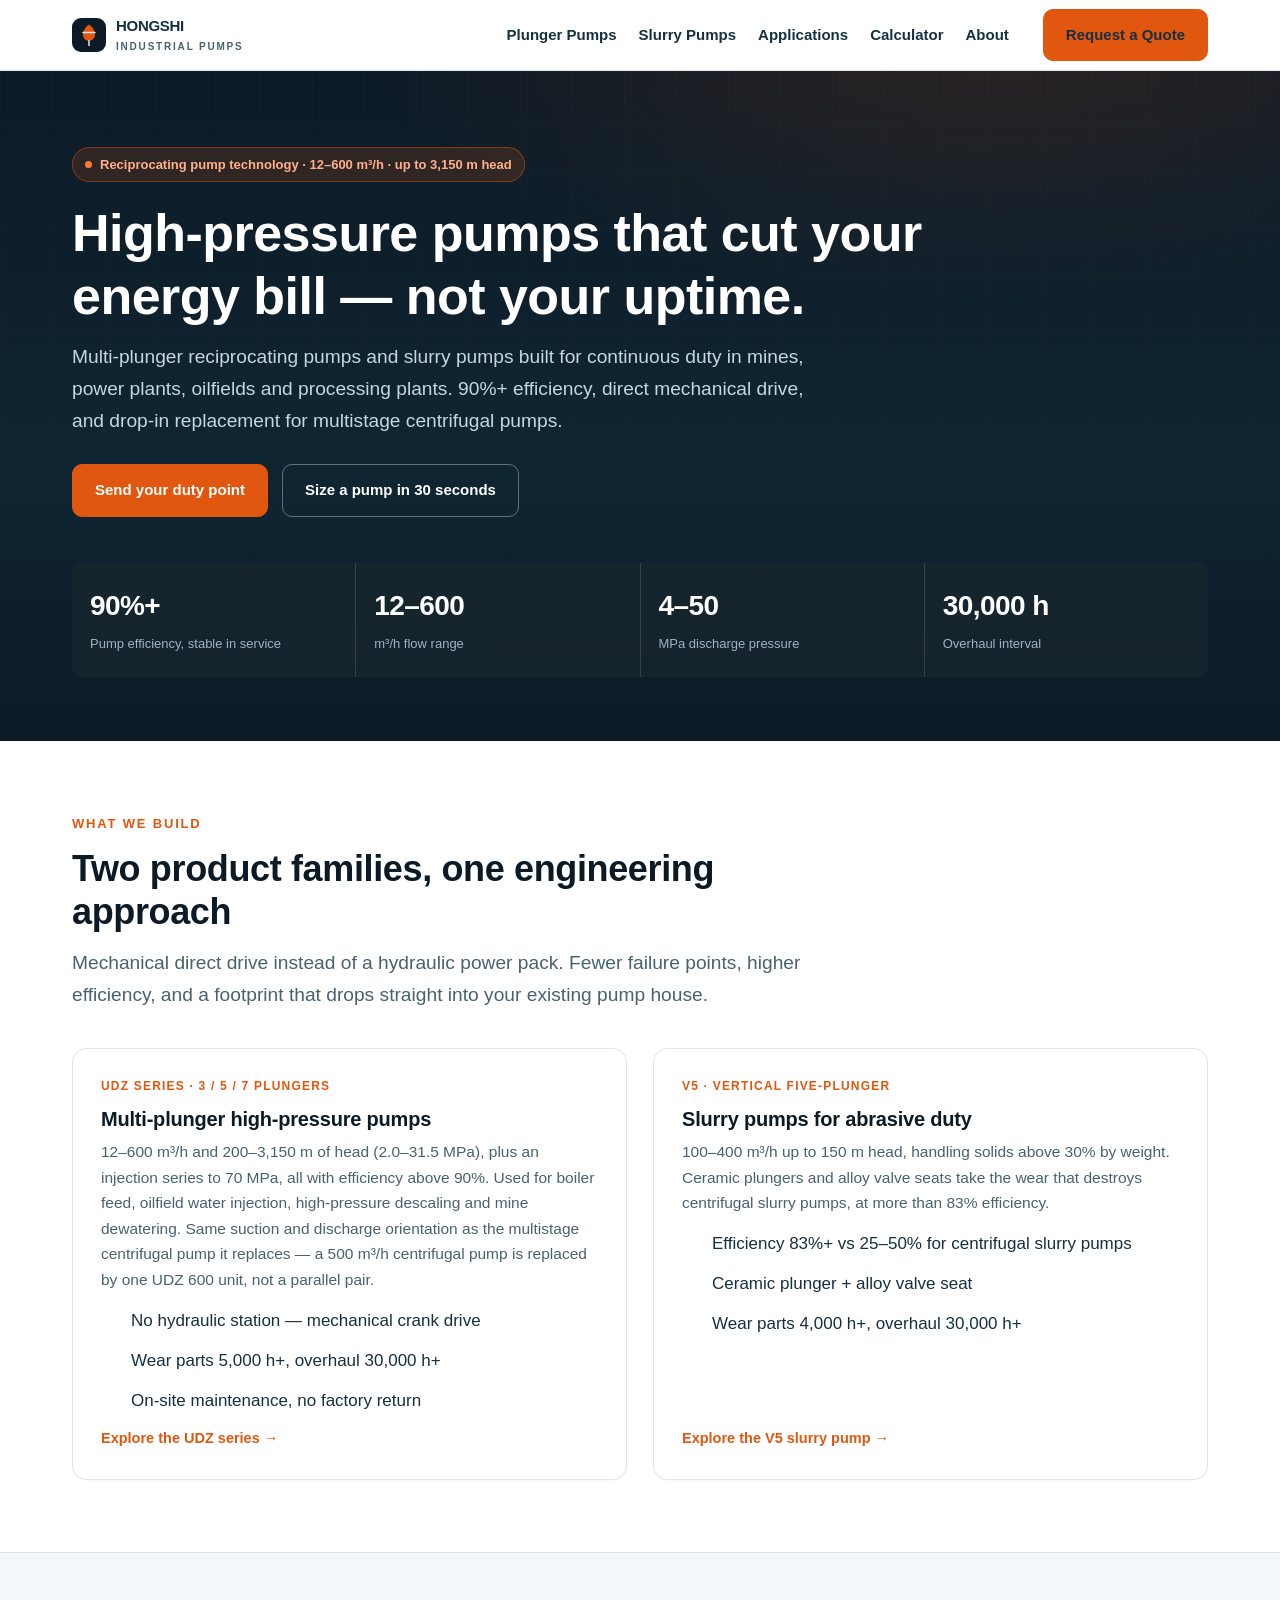
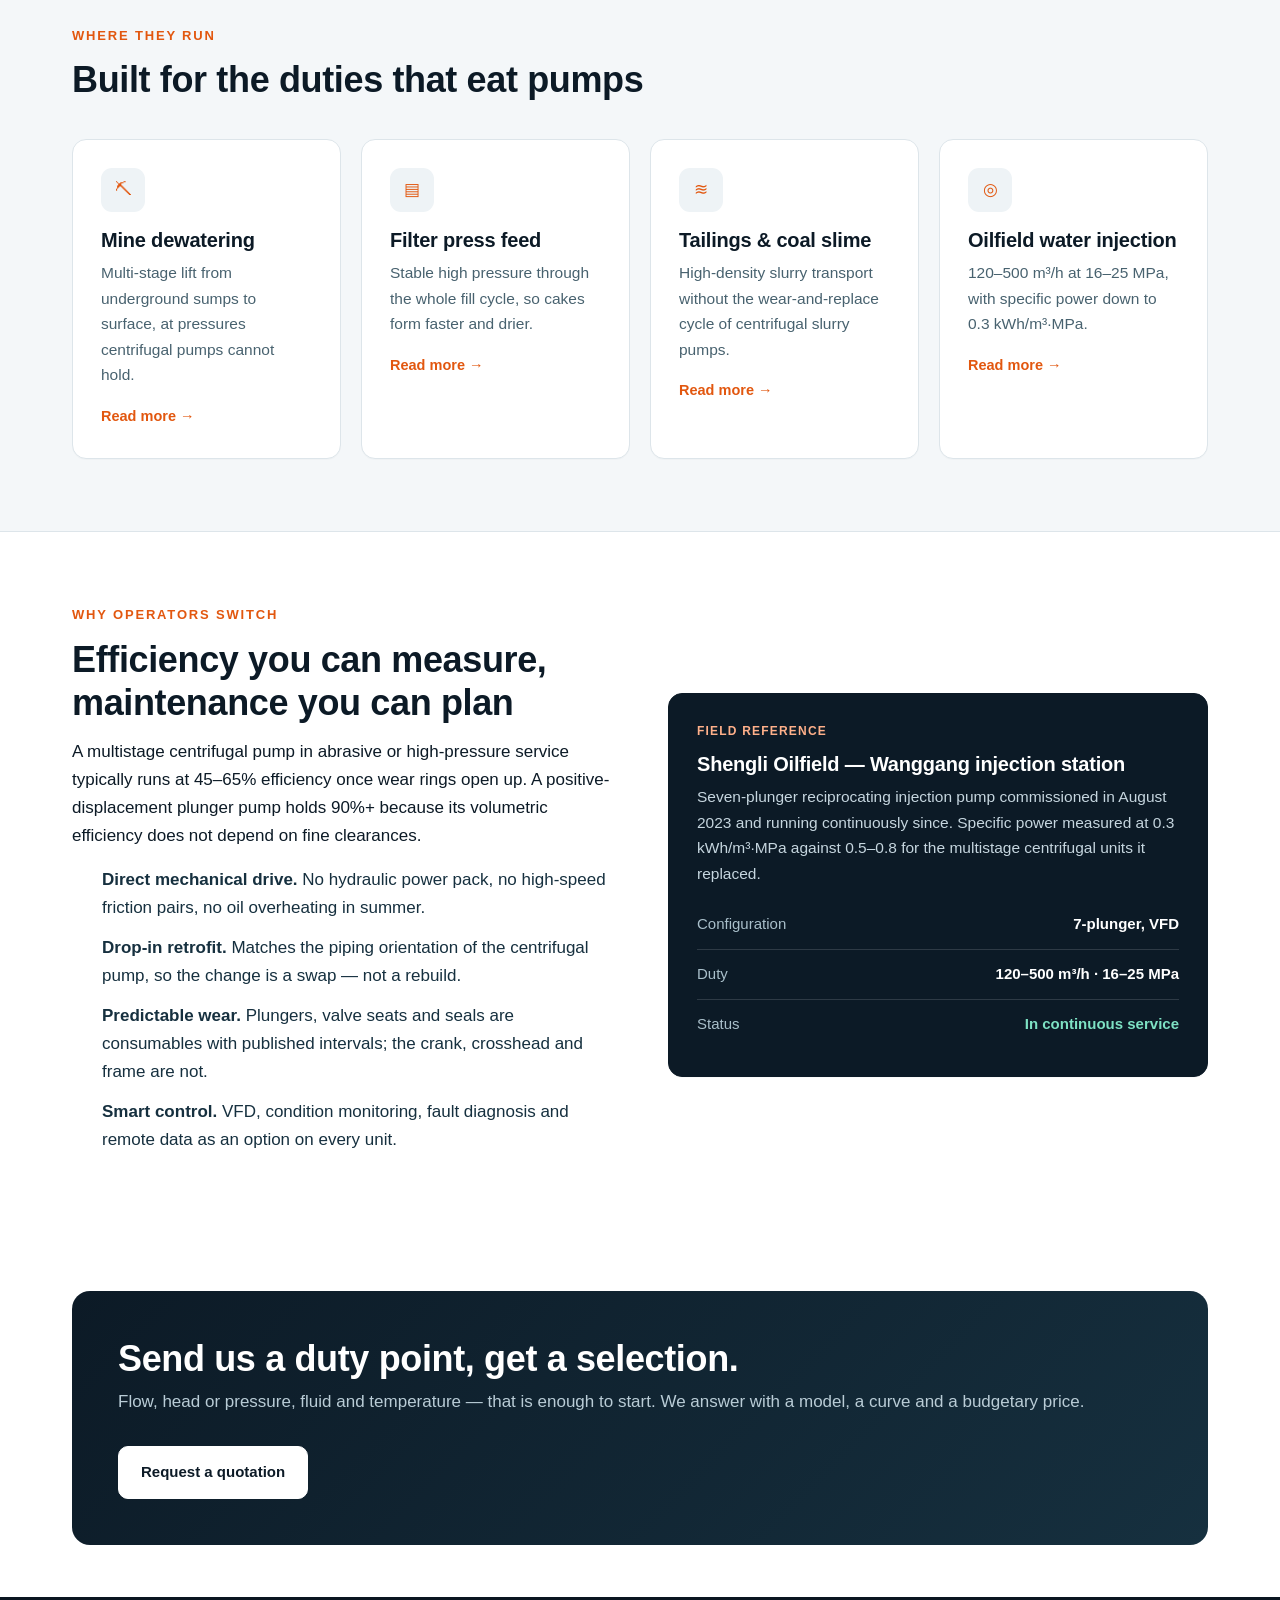
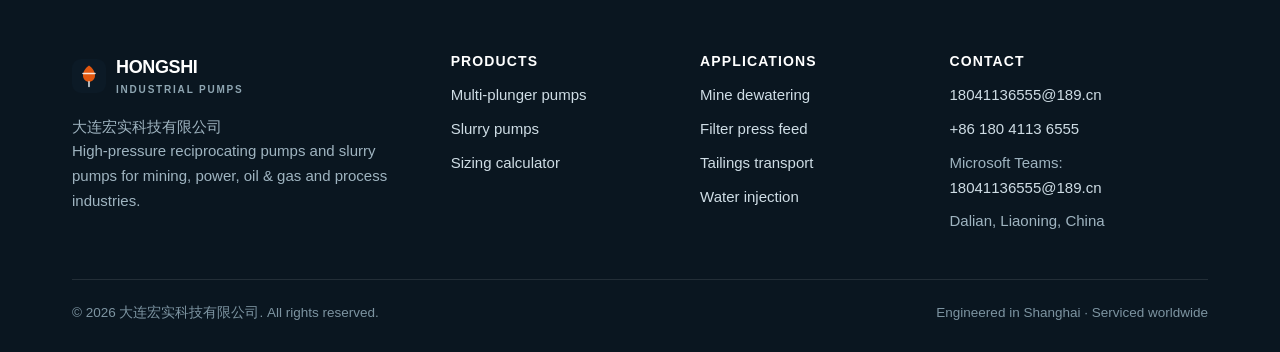
<file: index.html>
<!doctype html>
<html lang="en">
<head>
<meta charset="utf-8">
<meta name="viewport" content="width=device-width, initial-scale=1">
<title>High-Pressure Plunger Pumps & Slurry Pumps | DALIAN HONGSHI TECHNOLOGY</title>
<meta name="description" content="Multi-plunger reciprocating pumps 12–600 m³/h, heads to 3,150 m, injection series to 70 MPa; slurry pumps 100–400 m³/h at 83%+ efficiency. Drop-in replacement for multistage centrifugal pumps.">
<link rel="canonical" href="https://jeeftang.github.io/tonglan-fluid-site/index.html">
<meta property="og:type" content="website">
<meta property="og:site_name" content="DALIAN HONGSHI TECHNOLOGY">
<meta property="og:title" content="High-Pressure Plunger Pumps & Slurry Pumps | DALIAN HONGSHI TECHNOLOGY">
<meta property="og:description" content="Multi-plunger reciprocating pumps 12–600 m³/h, heads to 3,150 m, injection series to 70 MPa; slurry pumps 100–400 m³/h at 83%+ efficiency. Drop-in replacement for multistage centrifugal pumps.">
<meta property="og:url" content="https://jeeftang.github.io/tonglan-fluid-site/index.html">
<meta name="twitter:card" content="summary_large_image">
<meta name="theme-color" content="#0c1a26">
<link rel="stylesheet" href="assets/css/style.css">
<link rel="icon" href="data:image/svg+xml,<svg xmlns='http://www.w3.org/2000/svg' viewBox='0 0 34 34'><rect width='34' height='34' rx='9' fill='%230c1a26'/><path d='M17 6.5c3.6 2.4 6 6.2 6 10.2 0 3.3-2.7 6-6 6s-6-2.7-6-6c0-4 2.4-7.8 6-10.2Z' fill='%23e2570f'/></svg>">
<script type="application/ld+json">{"@context": "https://schema.org", "@type": "Organization", "name": "大连宏实科技有限公司", "alternateName": "DALIAN HONGSHI TECHNOLOGY", "url": "https://jeeftang.github.io/tonglan-fluid-site/", "description": "Manufacturer of multi-plunger reciprocating pumps and slurry pumps for mining, power, oil and gas, and process industries.", "address": {"@type": "PostalAddress", "addressLocality": "Shanghai", "addressCountry": "CN"}, "contactPoint": {"@type": "ContactPoint", "telephone": "+86 180 4113 6555", "email": "18041136555@189.cn", "contactType": "sales", "availableLanguage": ["English", "Chinese"]}}</script>

</head>
<body><header class="site">
  <div class="wrap nav">
    <a class="brand" href="index.html"><svg width="34" height="34" viewBox="0 0 34 34" fill="none" aria-hidden="true">
<rect width="34" height="34" rx="9" fill="#0c1a26"/>
<path d="M17 6.5c3.6 2.4 6 6.2 6 10.2 0 3.3-2.7 6-6 6s-6-2.7-6-6c0-4 2.4-7.8 6-10.2Z" fill="#e2570f"/>
<path d="M17 22.7v4.8M11 14.5h12" stroke="#fff" stroke-width="1.6" stroke-linecap="round" opacity=".85"/>
</svg><span>HONGSHI<small>Industrial Pumps</small></span></a>
    <ul><li><a href="plunger-pumps.html">Plunger Pumps</a></li><li><a href="slurry-pumps.html">Slurry Pumps</a></li><li><a href="applications.html">Applications</a></li><li><a href="calculator.html">Calculator</a></li><li><a href="about.html">About</a></li></ul>
    <a class="btn cta" href="contact.html">Request a Quote</a>
  </div>
</header>
<section class="hero">
  <div class="wrap">
    <div class="badge"><i></i> Reciprocating pump technology · 12–600 m³/h · up to 3,150 m head</div>
    <h1>High-pressure pumps that cut your energy bill — not your uptime.</h1>
    <p class="lead">Multi-plunger reciprocating pumps and slurry pumps built for continuous duty in mines, power plants, oilfields and processing plants. 90%+ efficiency, direct mechanical drive, and drop-in replacement for multistage centrifugal pumps.</p>
    <div class="hero-actions">
      <a class="btn" href="contact.html">Send your duty point</a>
      <a class="btn ghost" style="color:#fff;border-color:rgba(255,255,255,.35)" href="calculator.html">Size a pump in 30 seconds</a>
    </div>
    <div class="stats">
      <div class="stat"><b>90%+</b><span>Pump efficiency, stable in service</span></div>
      <div class="stat"><b>12–600</b><span>m³/h flow range</span></div>
      <div class="stat"><b>4–50</b><span>MPa discharge pressure</span></div>
      <div class="stat"><b>30,000 h</b><span>Overhaul interval</span></div>
    </div>
  </div>
</section>

<section>
  <div class="wrap">
    <div class="sec-head">
      <p class="eyebrow">What we build</p>
      <h2>Two product families, one engineering approach</h2>
      <p class="lead">Mechanical direct drive instead of a hydraulic power pack. Fewer failure points, higher efficiency, and a footprint that drops straight into your existing pump house.</p>
    </div>
    <div class="grid-2">
      <article class="card prod-card">
        <div>
          <p class="tag">UDZ series · 3 / 5 / 7 plungers</p>
          <h3>Multi-plunger high-pressure pumps</h3>
          <p>12–600 m³/h and 200–3,150 m of head (2.0–31.5 MPa), plus an injection series to 70 MPa, all with efficiency above 90%. Used for boiler feed, oilfield water injection, high-pressure descaling and mine dewatering. Same suction and discharge orientation as the multistage centrifugal pump it replaces — a 500 m³/h centrifugal pump is replaced by one UDZ 600 unit, not a parallel pair.</p>
          <ul class="checks">
            <li>No hydraulic station — mechanical crank drive</li>
            <li>Wear parts 5,000 h+, overhaul 30,000 h+</li>
            <li>On-site maintenance, no factory return</li>
          </ul>
        </div>
        <a class="more" href="plunger-pumps.html">Explore the UDZ series →</a>
      </article>
      <article class="card prod-card">
        <div>
          <p class="tag">V5 · vertical five-plunger</p>
          <h3>Slurry pumps for abrasive duty</h3>
          <p>100–400 m³/h up to 150 m head, handling solids above 30% by weight. Ceramic plungers and alloy valve seats take the wear that destroys centrifugal slurry pumps, at more than 83% efficiency.</p>
          <ul class="checks">
            <li>Efficiency 83%+ vs 25–50% for centrifugal slurry pumps</li>
            <li>Ceramic plunger + alloy valve seat</li>
            <li>Wear parts 4,000 h+, overhaul 30,000 h+</li>
          </ul>
        </div>
        <a class="more" href="slurry-pumps.html">Explore the V5 slurry pump →</a>
      </article>
    </div>
  </div>
</section>

<section class="alt">
  <div class="wrap">
    <div class="sec-head">
      <p class="eyebrow">Where they run</p>
      <h2>Built for the duties that eat pumps</h2>
    </div>
    <div class="grid-4">
      <article class="card">
        <div class="icon">⛏</div>
        <h3>Mine dewatering</h3>
        <p>Multi-stage lift from underground sumps to surface, at pressures centrifugal pumps cannot hold.</p>
        <a class="more" href="mine-dewatering.html">Read more →</a>
      </article>
      <article class="card">
        <div class="icon">▤</div>
        <h3>Filter press feed</h3>
        <p>Stable high pressure through the whole fill cycle, so cakes form faster and drier.</p>
        <a class="more" href="filter-press-feed.html">Read more →</a>
      </article>
      <article class="card">
        <div class="icon">≋</div>
        <h3>Tailings &amp; coal slime</h3>
        <p>High-density slurry transport without the wear-and-replace cycle of centrifugal slurry pumps.</p>
        <a class="more" href="tailings-transport.html">Read more →</a>
      </article>
      <article class="card">
        <div class="icon">◎</div>
        <h3>Oilfield water injection</h3>
        <p>120–500 m³/h at 16–25 MPa, with specific power down to 0.3 kWh/m³·MPa.</p>
        <a class="more" href="water-injection.html">Read more →</a>
      </article>
    </div>
  </div>
</section>

<section>
  <div class="wrap">
    <div class="grid-2" style="align-items:center;gap:56px">
      <div>
        <p class="eyebrow">Why operators switch</p>
        <h2>Efficiency you can measure, maintenance you can plan</h2>
        <p>A multistage centrifugal pump in abrasive or high-pressure service typically runs at 45–65% efficiency once wear rings open up. A positive-displacement plunger pump holds 90%+ because its volumetric efficiency does not depend on fine clearances.</p>
        <ul class="checks">
          <li><strong>Direct mechanical drive.</strong> No hydraulic power pack, no high-speed friction pairs, no oil overheating in summer.</li>
          <li><strong>Drop-in retrofit.</strong> Matches the piping orientation of the centrifugal pump, so the change is a swap — not a rebuild.</li>
          <li><strong>Predictable wear.</strong> Plungers, valve seats and seals are consumables with published intervals; the crank, crosshead and frame are not.</li>
          <li><strong>Smart control.</strong> VFD, condition monitoring, fault diagnosis and remote data as an option on every unit.</li>
        </ul>
      </div>
      <div class="card" style="background:#0c1a26;border-color:#0c1a26;color:#fff">
        <p class="tag" style="color:#ffb08a">Field reference</p>
        <h3 style="color:#fff">Shengli Oilfield — Wanggang injection station</h3>
        <p style="color:#c6d6df">Seven-plunger reciprocating injection pump commissioned in August 2023 and running continuously since. Specific power measured at 0.3 kWh/m³·MPa against 0.5–0.8 for the multistage centrifugal units it replaced.</p>
        <div class="kv" style="border-color:rgba(255,255,255,.14)"><span>Configuration</span><b>7-plunger, VFD</b></div>
        <div class="kv" style="border-color:rgba(255,255,255,.14)"><span>Duty</span><b>120–500 m³/h · 16–25 MPa</b></div>
        <div class="kv" style="border:0"><span>Status</span><b style="color:#7ee2c4">In continuous service</b></div>
      </div>
    </div>
  </div>
</section>

<section class="tight">
  <div class="wrap">
    <div class="band">
      <div>
        <h2>Send us a duty point, get a selection.</h2>
        <p>Flow, head or pressure, fluid and temperature — that is enough to start. We answer with a model, a curve and a budgetary price.</p>
      </div>
      <a class="btn light" href="contact.html">Request a quotation</a>
    </div>
  </div>
</section>
<footer class="site">
  <div class="wrap">
    <div class="fgrid">
      <div>
        <a class="brand" href="index.html" style="color:#fff"><svg width="34" height="34" viewBox="0 0 34 34" fill="none" aria-hidden="true">
<rect width="34" height="34" rx="9" fill="#0c1a26"/>
<path d="M17 6.5c3.6 2.4 6 6.2 6 10.2 0 3.3-2.7 6-6 6s-6-2.7-6-6c0-4 2.4-7.8 6-10.2Z" fill="#e2570f"/>
<path d="M17 22.7v4.8M11 14.5h12" stroke="#fff" stroke-width="1.6" stroke-linecap="round" opacity=".85"/>
</svg><span style="color:#fff">HONGSHI<small style="color:#8fa6b2">Industrial Pumps</small></span></a>
        <p style="margin-top:16px;max-width:320px">大连宏实科技有限公司<br>High-pressure reciprocating pumps and slurry pumps for mining, power, oil &amp; gas and process industries.</p>
      </div>
      <div>
        <h4>Products</h4>
        <ul>
          <li><a href="plunger-pumps.html">Multi-plunger pumps</a></li>
          <li><a href="slurry-pumps.html">Slurry pumps</a></li>
          <li><a href="calculator.html">Sizing calculator</a></li>
        </ul>
      </div>
      <div>
        <h4>Applications</h4>
        <ul>
          <li><a href="mine-dewatering.html">Mine dewatering</a></li>
          <li><a href="filter-press-feed.html">Filter press feed</a></li>
          <li><a href="tailings-transport.html">Tailings transport</a></li>
          <li><a href="water-injection.html">Water injection</a></li>
        </ul>
      </div>
      <div>
        <h4>Contact</h4>
        <ul>
          <li><a href="mailto:18041136555@189.cn">18041136555@189.cn</a></li>
          <li><a href="tel:+8618041136555">+86 180 4113 6555</a></li>
          <li>Microsoft Teams: <a href="mailto:18041136555@189.cn">18041136555@189.cn</a></li>
          <li>Dalian, Liaoning, China</li>
        </ul>
      </div>
    </div>
    <div class="copy">
      <span>© 2026 大连宏实科技有限公司. All rights reserved.</span>
      <span>Engineered in Shanghai · Serviced worldwide</span>
    </div>
  </div>
</footer>
<script src="assets/js/calc.js" defer></script>
</body>
</html>
</file>
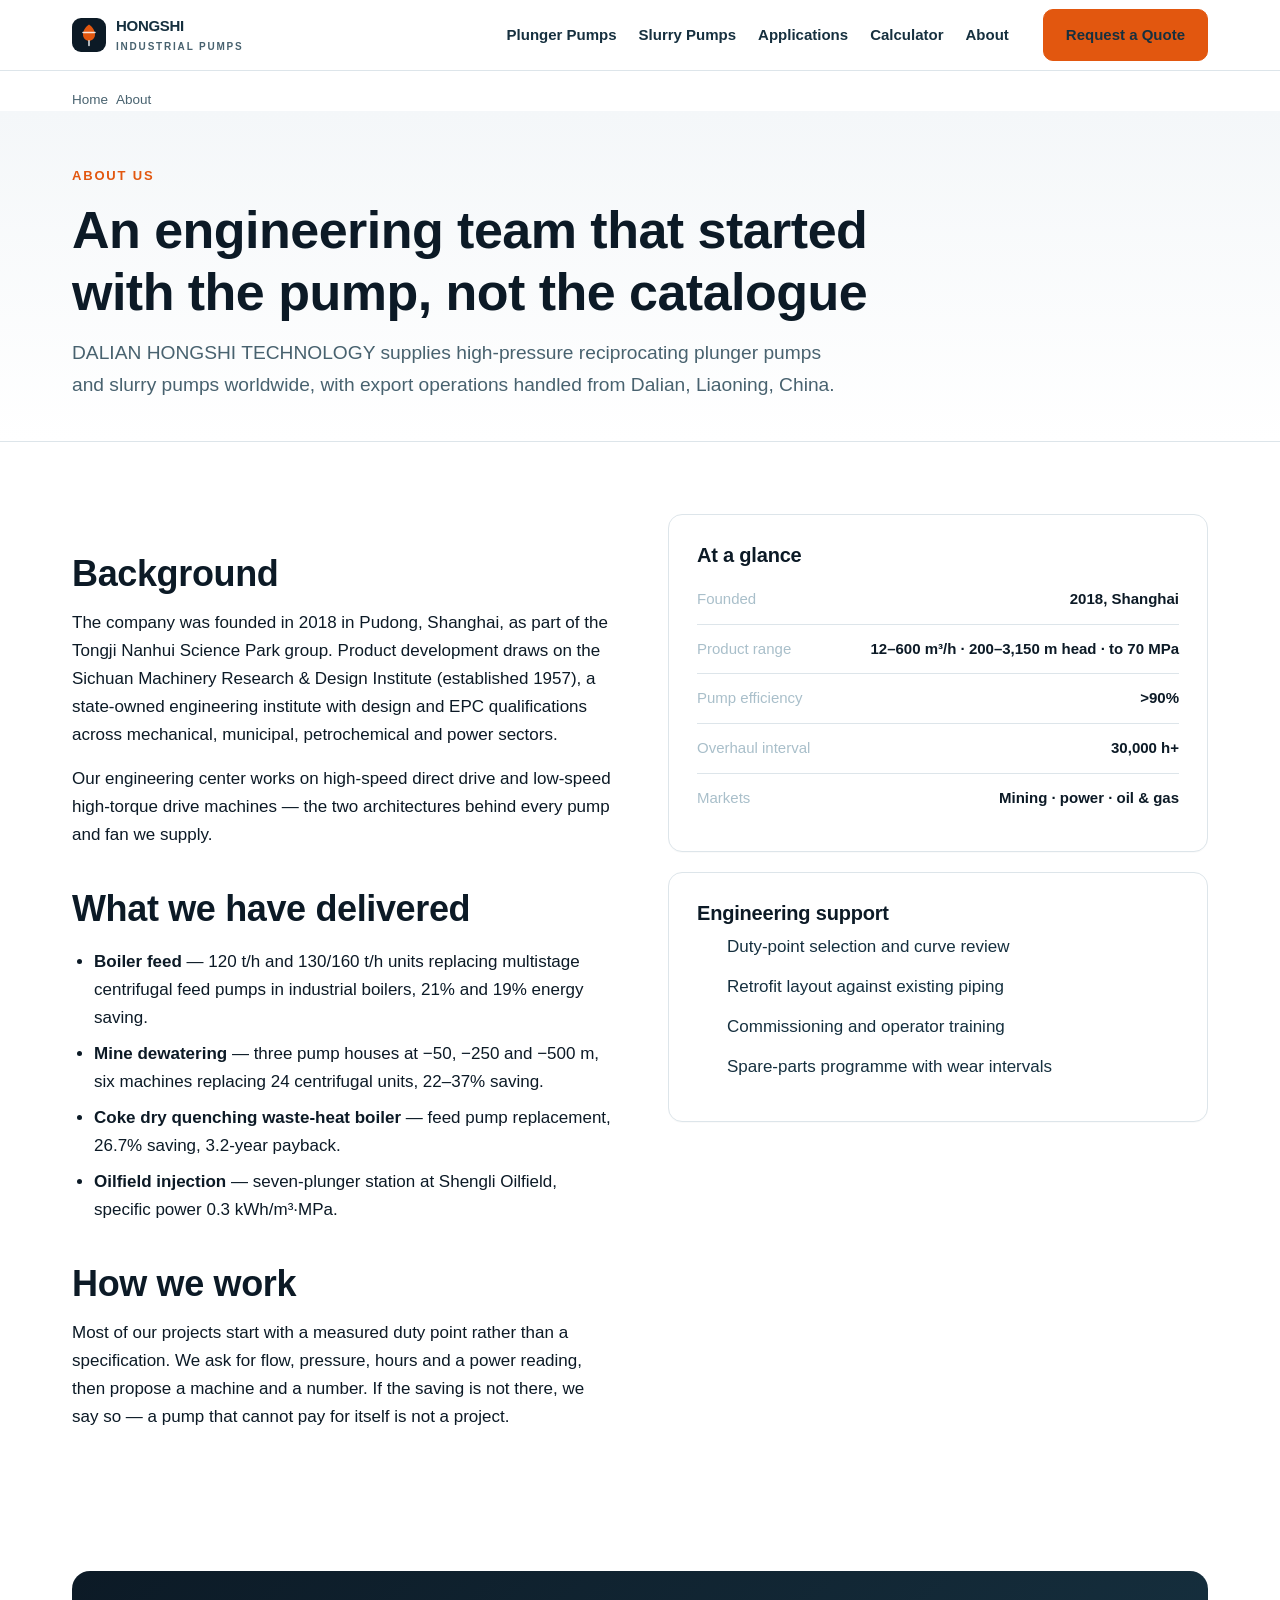
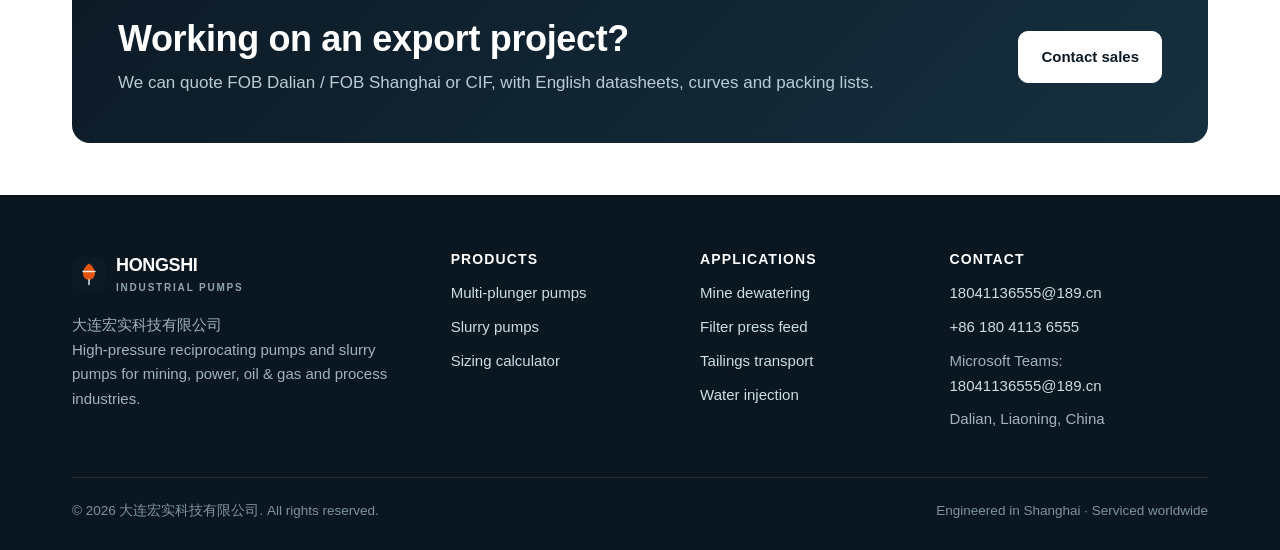
<file: about.html>
<!doctype html>
<html lang="en">
<head>
<meta charset="utf-8">
<meta name="viewport" content="width=device-width, initial-scale=1">
<title>About DALIAN HONGSHI TECHNOLOGY — Reciprocating Pump Engineering, Shanghai</title>
<meta name="description" content="Shanghai-based manufacturer of multi-plunger reciprocating pumps and slurry pumps, backed by the Sichuan Machinery Research & Design Institute. Delivered projects in boiler feed, mine dewatering and oilfield injection.">
<link rel="canonical" href="https://jeeftang.github.io/tonglan-fluid-site/about.html">
<meta property="og:type" content="website">
<meta property="og:site_name" content="DALIAN HONGSHI TECHNOLOGY">
<meta property="og:title" content="About DALIAN HONGSHI TECHNOLOGY — Reciprocating Pump Engineering, Shanghai">
<meta property="og:description" content="Shanghai-based manufacturer of multi-plunger reciprocating pumps and slurry pumps, backed by the Sichuan Machinery Research & Design Institute. Delivered projects in boiler feed, mine dewatering and oilfield injection.">
<meta property="og:url" content="https://jeeftang.github.io/tonglan-fluid-site/about.html">
<meta name="twitter:card" content="summary_large_image">
<meta name="theme-color" content="#0c1a26">
<link rel="stylesheet" href="assets/css/style.css">
<link rel="icon" href="data:image/svg+xml,<svg xmlns='http://www.w3.org/2000/svg' viewBox='0 0 34 34'><rect width='34' height='34' rx='9' fill='%230c1a26'/><path d='M17 6.5c3.6 2.4 6 6.2 6 10.2 0 3.3-2.7 6-6 6s-6-2.7-6-6c0-4 2.4-7.8 6-10.2Z' fill='%23e2570f'/></svg>">


</head>
<body><header class="site">
  <div class="wrap nav">
    <a class="brand" href="index.html"><svg width="34" height="34" viewBox="0 0 34 34" fill="none" aria-hidden="true">
<rect width="34" height="34" rx="9" fill="#0c1a26"/>
<path d="M17 6.5c3.6 2.4 6 6.2 6 10.2 0 3.3-2.7 6-6 6s-6-2.7-6-6c0-4 2.4-7.8 6-10.2Z" fill="#e2570f"/>
<path d="M17 22.7v4.8M11 14.5h12" stroke="#fff" stroke-width="1.6" stroke-linecap="round" opacity=".85"/>
</svg><span>HONGSHI<small>Industrial Pumps</small></span></a>
    <ul><li><a href="plunger-pumps.html">Plunger Pumps</a></li><li><a href="slurry-pumps.html">Slurry Pumps</a></li><li><a href="applications.html">Applications</a></li><li><a href="calculator.html">Calculator</a></li><li><a href="about.html" class="on">About</a></li></ul>
    <a class="btn cta" href="contact.html">Request a Quote</a>
  </div>
</header>
<nav class="crumbs" aria-label="Breadcrumb"><div class="wrap"><ol style="list-style:none;display:flex;gap:8px;padding:0;margin:0" itemscope itemtype="https://schema.org/BreadcrumbList"><li itemprop="itemListElement" itemscope itemtype="https://schema.org/ListItem"><a itemprop="item" href="index.html"><span itemprop="name">Home</span></a><meta itemprop="position" content="1"></li><li itemprop="itemListElement" itemscope itemtype="https://schema.org/ListItem"><a itemprop="item" href="about.html"><span itemprop="name">About</span></a><meta itemprop="position" content="2"></li></ol></div></nav>
<section class="page-head">
  <div class="wrap">
    <p class="eyebrow">About us</p>
    <h1>An engineering team that started with the pump, not the catalogue</h1>
    <p class="lead">DALIAN HONGSHI TECHNOLOGY supplies high-pressure reciprocating plunger pumps and slurry pumps worldwide, with export operations handled from Dalian, Liaoning, China.</p>
  </div>
</section>

<section>
  <div class="wrap grid-2" style="gap:56px;align-items:start">
    <div class="prose">
      <h2>Background</h2>
      <p>The company was founded in 2018 in Pudong, Shanghai, as part of the Tongji Nanhui Science Park group. Product development draws on the Sichuan Machinery Research &amp; Design Institute (established 1957), a state-owned engineering institute with design and EPC qualifications across mechanical, municipal, petrochemical and power sectors.</p>
      <p>Our engineering center works on high-speed direct drive and low-speed high-torque drive machines — the two architectures behind every pump and fan we supply.</p>
      <h2>What we have delivered</h2>
      <ul>
        <li><strong>Boiler feed</strong> — 120 t/h and 130/160 t/h units replacing multistage centrifugal feed pumps in industrial boilers, 21% and 19% energy saving.</li>
        <li><strong>Mine dewatering</strong> — three pump houses at −50, −250 and −500 m, six machines replacing 24 centrifugal units, 22–37% saving.</li>
        <li><strong>Coke dry quenching waste-heat boiler</strong> — feed pump replacement, 26.7% saving, 3.2-year payback.</li>
        <li><strong>Oilfield injection</strong> — seven-plunger station at Shengli Oilfield, specific power 0.3 kWh/m³·MPa.</li>
      </ul>
      <h2>How we work</h2>
      <p>Most of our projects start with a measured duty point rather than a specification. We ask for flow, pressure, hours and a power reading, then propose a machine and a number. If the saving is not there, we say so — a pump that cannot pay for itself is not a project.</p>
    </div>
    <div>
      <div class="card">
        <h3>At a glance</h3>
        <div class="kv" style="color:var(--ink);border-color:var(--line)"><span class="muted">Founded</span><b>2018, Shanghai</b></div>
        <div class="kv" style="color:var(--ink);border-color:var(--line)"><span class="muted">Product range</span><b>12–600 m³/h · 200–3,150 m head · to 70 MPa</b></div>
        <div class="kv" style="color:var(--ink);border-color:var(--line)"><span class="muted">Pump efficiency</span><b>&gt;90%</b></div>
        <div class="kv" style="color:var(--ink);border-color:var(--line)"><span class="muted">Overhaul interval</span><b>30,000 h+</b></div>
        <div class="kv" style="color:var(--ink);border:0"><span class="muted">Markets</span><b>Mining · power · oil &amp; gas</b></div>
      </div>
      <div class="card" style="margin-top:20px">
        <h3>Engineering support</h3>
        <ul class="checks">
          <li>Duty-point selection and curve review</li>
          <li>Retrofit layout against existing piping</li>
          <li>Commissioning and operator training</li>
          <li>Spare-parts programme with wear intervals</li>
        </ul>
      </div>
    </div>
  </div>
</section>

<section class="tight"><div class="wrap"><div class="band"><div><h2>Working on an export project?</h2><p>We can quote FOB Dalian / FOB Shanghai or CIF, with English datasheets, curves and packing lists.</p></div><a class="btn light" href="contact.html">Contact sales</a></div></div></section>
<footer class="site">
  <div class="wrap">
    <div class="fgrid">
      <div>
        <a class="brand" href="index.html" style="color:#fff"><svg width="34" height="34" viewBox="0 0 34 34" fill="none" aria-hidden="true">
<rect width="34" height="34" rx="9" fill="#0c1a26"/>
<path d="M17 6.5c3.6 2.4 6 6.2 6 10.2 0 3.3-2.7 6-6 6s-6-2.7-6-6c0-4 2.4-7.8 6-10.2Z" fill="#e2570f"/>
<path d="M17 22.7v4.8M11 14.5h12" stroke="#fff" stroke-width="1.6" stroke-linecap="round" opacity=".85"/>
</svg><span style="color:#fff">HONGSHI<small style="color:#8fa6b2">Industrial Pumps</small></span></a>
        <p style="margin-top:16px;max-width:320px">大连宏实科技有限公司<br>High-pressure reciprocating pumps and slurry pumps for mining, power, oil &amp; gas and process industries.</p>
      </div>
      <div>
        <h4>Products</h4>
        <ul>
          <li><a href="plunger-pumps.html">Multi-plunger pumps</a></li>
          <li><a href="slurry-pumps.html">Slurry pumps</a></li>
          <li><a href="calculator.html">Sizing calculator</a></li>
        </ul>
      </div>
      <div>
        <h4>Applications</h4>
        <ul>
          <li><a href="mine-dewatering.html">Mine dewatering</a></li>
          <li><a href="filter-press-feed.html">Filter press feed</a></li>
          <li><a href="tailings-transport.html">Tailings transport</a></li>
          <li><a href="water-injection.html">Water injection</a></li>
        </ul>
      </div>
      <div>
        <h4>Contact</h4>
        <ul>
          <li><a href="mailto:18041136555@189.cn">18041136555@189.cn</a></li>
          <li><a href="tel:+8618041136555">+86 180 4113 6555</a></li>
          <li>Microsoft Teams: <a href="mailto:18041136555@189.cn">18041136555@189.cn</a></li>
          <li>Dalian, Liaoning, China</li>
        </ul>
      </div>
    </div>
    <div class="copy">
      <span>© 2026 大连宏实科技有限公司. All rights reserved.</span>
      <span>Engineered in Shanghai · Serviced worldwide</span>
    </div>
  </div>
</footer>
<script src="assets/js/calc.js" defer></script>
</body>
</html>
</file>
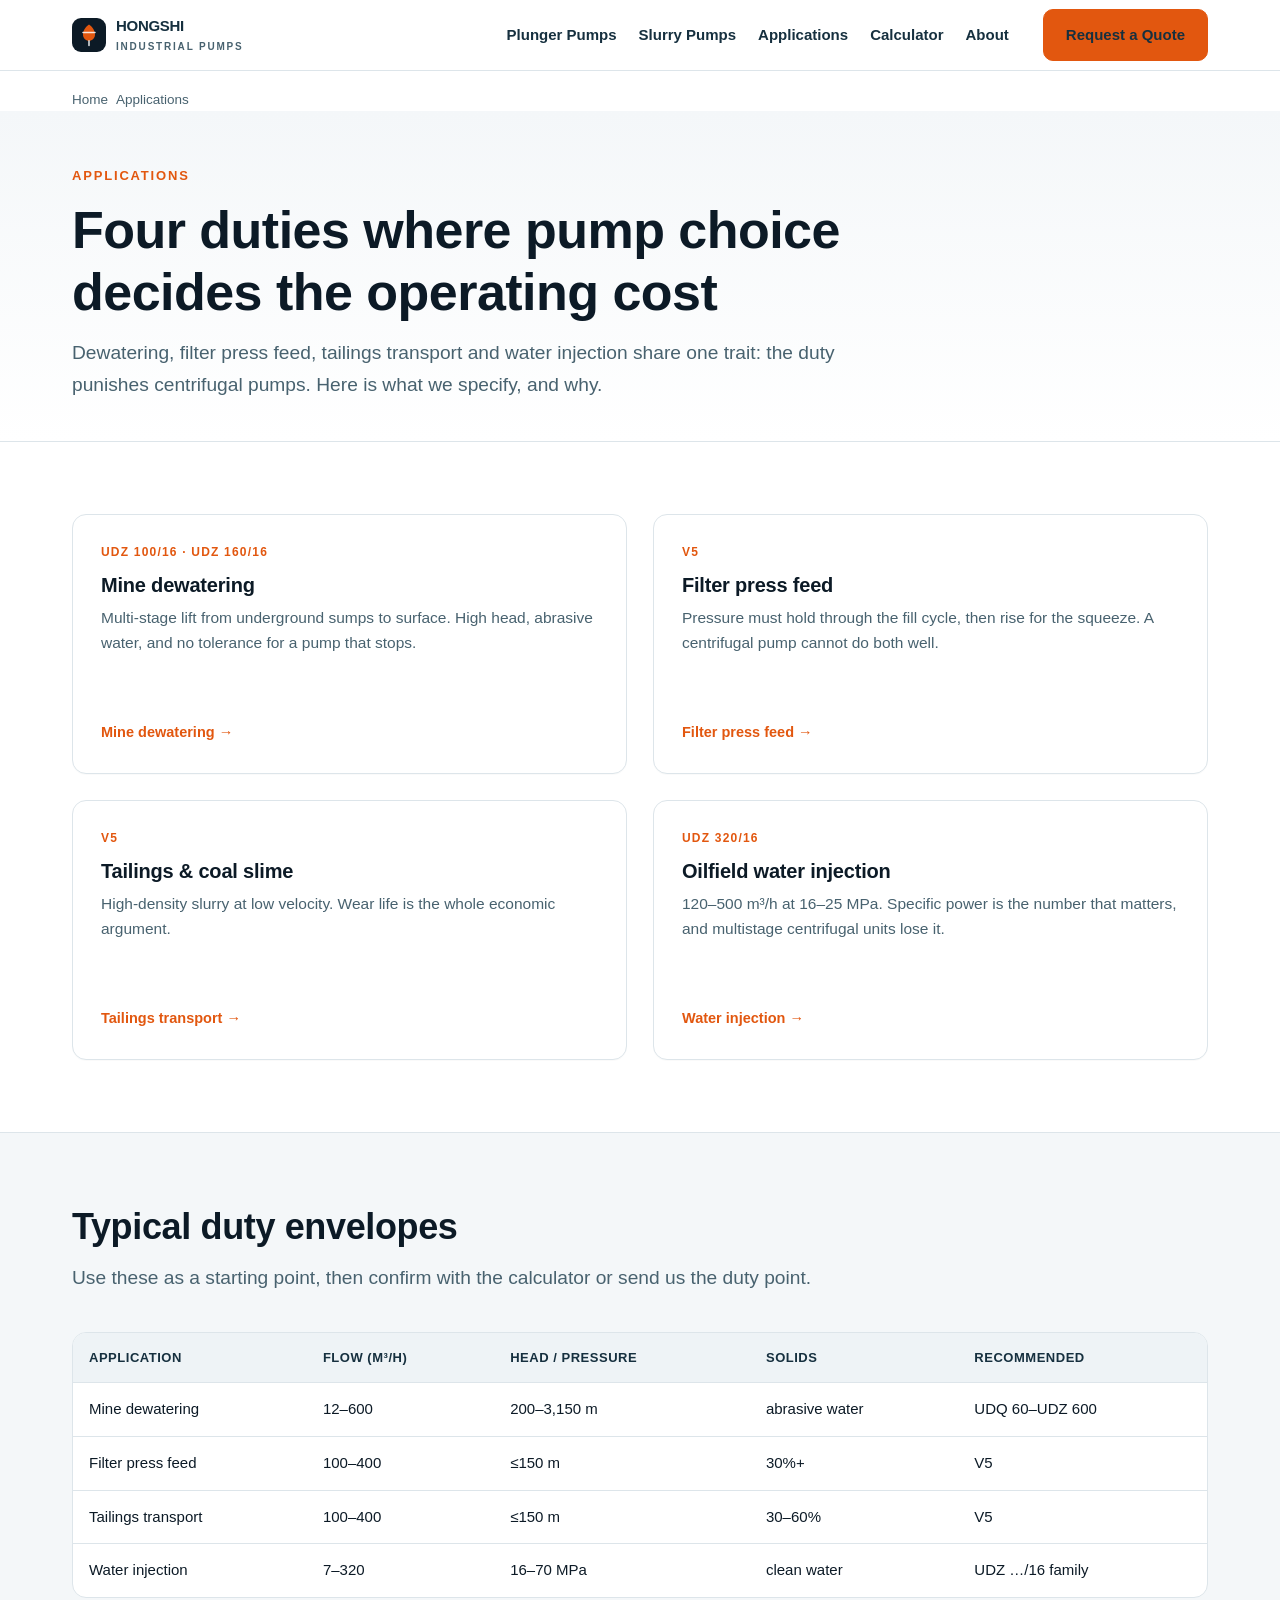
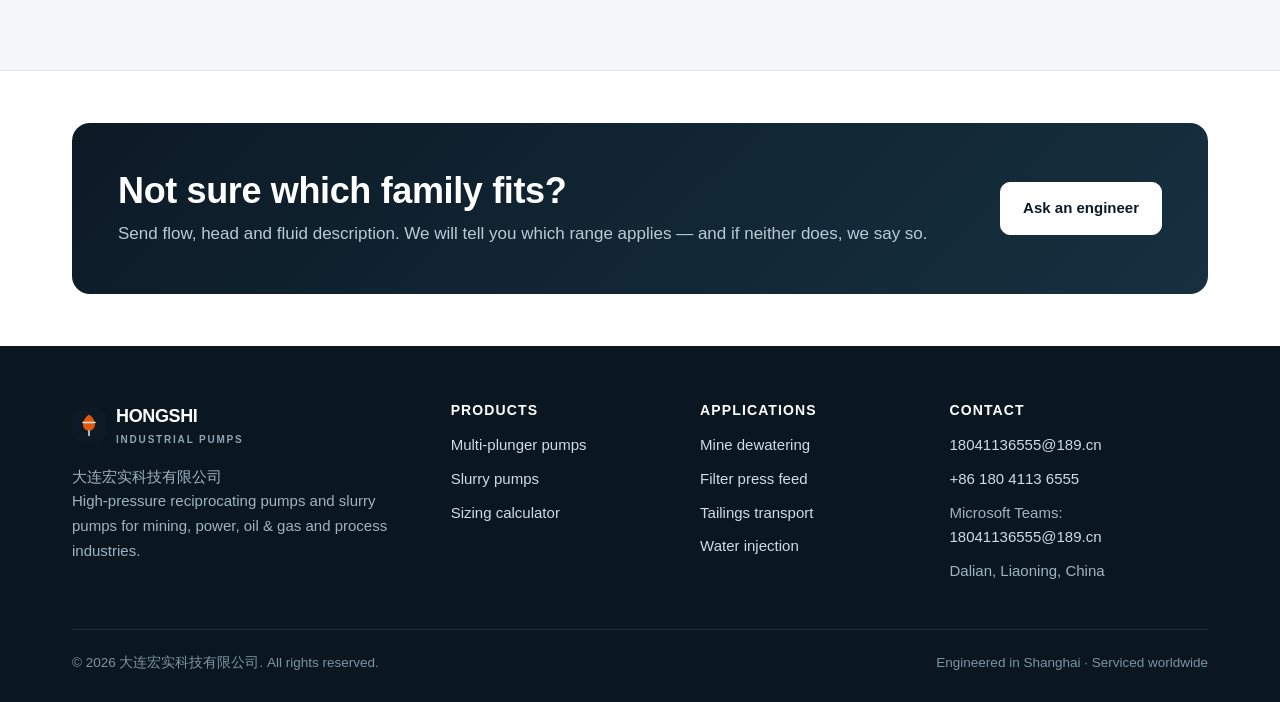
<file: applications.html>
<!doctype html>
<html lang="en">
<head>
<meta charset="utf-8">
<meta name="viewport" content="width=device-width, initial-scale=1">
<title>Pump Applications: Dewatering, Filter Press, Tailings, Water Injection | DALIAN HONGSHI TECHNOLOGY</title>
<meta name="description" content="Application guide for high-pressure plunger and slurry pumps in mine dewatering, filter press feed, tailings transport and oilfield water injection.">
<link rel="canonical" href="https://jeeftang.github.io/tonglan-fluid-site/applications.html">
<meta property="og:type" content="website">
<meta property="og:site_name" content="DALIAN HONGSHI TECHNOLOGY">
<meta property="og:title" content="Pump Applications: Dewatering, Filter Press, Tailings, Water Injection | DALIAN HONGSHI TECHNOLOGY">
<meta property="og:description" content="Application guide for high-pressure plunger and slurry pumps in mine dewatering, filter press feed, tailings transport and oilfield water injection.">
<meta property="og:url" content="https://jeeftang.github.io/tonglan-fluid-site/applications.html">
<meta name="twitter:card" content="summary_large_image">
<meta name="theme-color" content="#0c1a26">
<link rel="stylesheet" href="assets/css/style.css">
<link rel="icon" href="data:image/svg+xml,<svg xmlns='http://www.w3.org/2000/svg' viewBox='0 0 34 34'><rect width='34' height='34' rx='9' fill='%230c1a26'/><path d='M17 6.5c3.6 2.4 6 6.2 6 10.2 0 3.3-2.7 6-6 6s-6-2.7-6-6c0-4 2.4-7.8 6-10.2Z' fill='%23e2570f'/></svg>">


</head>
<body><header class="site">
  <div class="wrap nav">
    <a class="brand" href="index.html"><svg width="34" height="34" viewBox="0 0 34 34" fill="none" aria-hidden="true">
<rect width="34" height="34" rx="9" fill="#0c1a26"/>
<path d="M17 6.5c3.6 2.4 6 6.2 6 10.2 0 3.3-2.7 6-6 6s-6-2.7-6-6c0-4 2.4-7.8 6-10.2Z" fill="#e2570f"/>
<path d="M17 22.7v4.8M11 14.5h12" stroke="#fff" stroke-width="1.6" stroke-linecap="round" opacity=".85"/>
</svg><span>HONGSHI<small>Industrial Pumps</small></span></a>
    <ul><li><a href="plunger-pumps.html">Plunger Pumps</a></li><li><a href="slurry-pumps.html">Slurry Pumps</a></li><li><a href="applications.html" class="on">Applications</a></li><li><a href="calculator.html">Calculator</a></li><li><a href="about.html">About</a></li></ul>
    <a class="btn cta" href="contact.html">Request a Quote</a>
  </div>
</header>
<nav class="crumbs" aria-label="Breadcrumb"><div class="wrap"><ol style="list-style:none;display:flex;gap:8px;padding:0;margin:0" itemscope itemtype="https://schema.org/BreadcrumbList"><li itemprop="itemListElement" itemscope itemtype="https://schema.org/ListItem"><a itemprop="item" href="index.html"><span itemprop="name">Home</span></a><meta itemprop="position" content="1"></li><li itemprop="itemListElement" itemscope itemtype="https://schema.org/ListItem"><a itemprop="item" href="applications.html"><span itemprop="name">Applications</span></a><meta itemprop="position" content="2"></li></ol></div></nav>
<section class="page-head">
  <div class="wrap">
    <p class="eyebrow">Applications</p>
    <h1>Four duties where pump choice decides the operating cost</h1>
    <p class="lead">Dewatering, filter press feed, tailings transport and water injection share one trait: the duty punishes centrifugal pumps. Here is what we specify, and why.</p>
  </div>
</section>

<section>
  <div class="wrap grid-2">
    <article class="card prod-card">
      <div><p class="tag">UDZ 100/16 · UDZ 160/16</p><h3>Mine dewatering</h3>
      <p>Multi-stage lift from underground sumps to surface. High head, abrasive water, and no tolerance for a pump that stops.</p></div>
      <a class="more" href="mine-dewatering.html">Mine dewatering →</a>
    </article>
    <article class="card prod-card">
      <div><p class="tag">V5</p><h3>Filter press feed</h3>
      <p>Pressure must hold through the fill cycle, then rise for the squeeze. A centrifugal pump cannot do both well.</p></div>
      <a class="more" href="filter-press-feed.html">Filter press feed →</a>
    </article>
    <article class="card prod-card">
      <div><p class="tag">V5</p><h3>Tailings &amp; coal slime</h3>
      <p>High-density slurry at low velocity. Wear life is the whole economic argument.</p></div>
      <a class="more" href="tailings-transport.html">Tailings transport →</a>
    </article>
    <article class="card prod-card">
      <div><p class="tag">UDZ 320/16</p><h3>Oilfield water injection</h3>
      <p>120–500 m³/h at 16–25 MPa. Specific power is the number that matters, and multistage centrifugal units lose it.</p></div>
      <a class="more" href="water-injection.html">Water injection →</a>
    </article>
  </div>
</section>

<section class="alt">
  <div class="wrap">
    <div class="sec-head"><h2>Typical duty envelopes</h2><p class="lead">Use these as a starting point, then confirm with the calculator or send us the duty point.</p></div>
    <div class="table-wrap">
      <table>
        <thead><tr><th>Application</th><th>Flow (m³/h)</th><th>Head / pressure</th><th>Solids</th><th>Recommended</th></tr></thead>
        <tbody>
          <tr><td>Mine dewatering</td><td class="num">12–600</td><td class="num">200–3,150 m</td><td>abrasive water</td><td>UDQ 60–UDZ 600</td></tr>
          <tr><td>Filter press feed</td><td class="num">100–400</td><td class="num">≤150 m</td><td>30%+</td><td>V5</td></tr>
          <tr><td>Tailings transport</td><td class="num">100–400</td><td class="num">≤150 m</td><td>30–60%</td><td>V5</td></tr>
          <tr><td>Water injection</td><td class="num">7–320</td><td class="num">16–70 MPa</td><td>clean water</td><td>UDZ …/16 family</td></tr>
        </tbody>
      </table>
    </div>
  </div>
</section>

<section class="tight"><div class="wrap"><div class="band"><div><h2>Not sure which family fits?</h2><p>Send flow, head and fluid description. We will tell you which range applies — and if neither does, we say so.</p></div><a class="btn light" href="contact.html">Ask an engineer</a></div></div></section>
<footer class="site">
  <div class="wrap">
    <div class="fgrid">
      <div>
        <a class="brand" href="index.html" style="color:#fff"><svg width="34" height="34" viewBox="0 0 34 34" fill="none" aria-hidden="true">
<rect width="34" height="34" rx="9" fill="#0c1a26"/>
<path d="M17 6.5c3.6 2.4 6 6.2 6 10.2 0 3.3-2.7 6-6 6s-6-2.7-6-6c0-4 2.4-7.8 6-10.2Z" fill="#e2570f"/>
<path d="M17 22.7v4.8M11 14.5h12" stroke="#fff" stroke-width="1.6" stroke-linecap="round" opacity=".85"/>
</svg><span style="color:#fff">HONGSHI<small style="color:#8fa6b2">Industrial Pumps</small></span></a>
        <p style="margin-top:16px;max-width:320px">大连宏实科技有限公司<br>High-pressure reciprocating pumps and slurry pumps for mining, power, oil &amp; gas and process industries.</p>
      </div>
      <div>
        <h4>Products</h4>
        <ul>
          <li><a href="plunger-pumps.html">Multi-plunger pumps</a></li>
          <li><a href="slurry-pumps.html">Slurry pumps</a></li>
          <li><a href="calculator.html">Sizing calculator</a></li>
        </ul>
      </div>
      <div>
        <h4>Applications</h4>
        <ul>
          <li><a href="mine-dewatering.html">Mine dewatering</a></li>
          <li><a href="filter-press-feed.html">Filter press feed</a></li>
          <li><a href="tailings-transport.html">Tailings transport</a></li>
          <li><a href="water-injection.html">Water injection</a></li>
        </ul>
      </div>
      <div>
        <h4>Contact</h4>
        <ul>
          <li><a href="mailto:18041136555@189.cn">18041136555@189.cn</a></li>
          <li><a href="tel:+8618041136555">+86 180 4113 6555</a></li>
          <li>Microsoft Teams: <a href="mailto:18041136555@189.cn">18041136555@189.cn</a></li>
          <li>Dalian, Liaoning, China</li>
        </ul>
      </div>
    </div>
    <div class="copy">
      <span>© 2026 大连宏实科技有限公司. All rights reserved.</span>
      <span>Engineered in Shanghai · Serviced worldwide</span>
    </div>
  </div>
</footer>
<script src="assets/js/calc.js" defer></script>
</body>
</html>
</file>
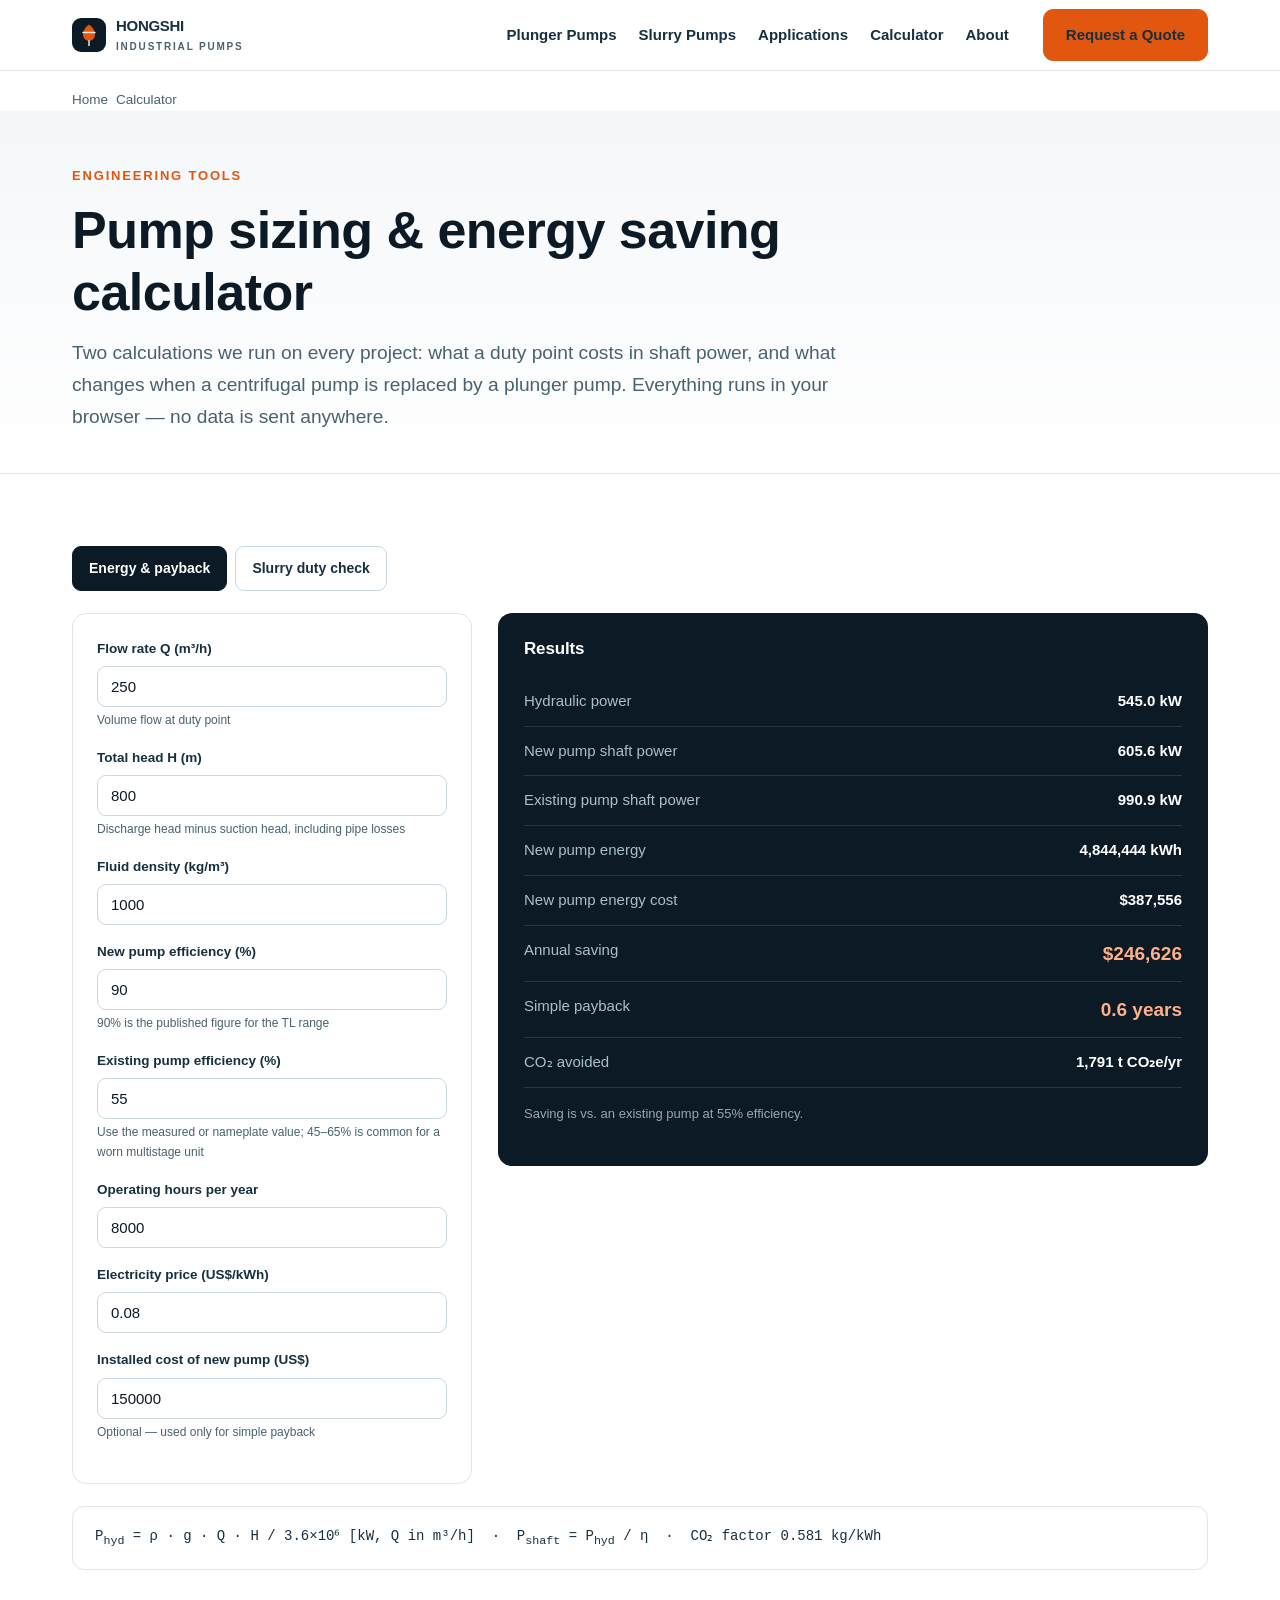
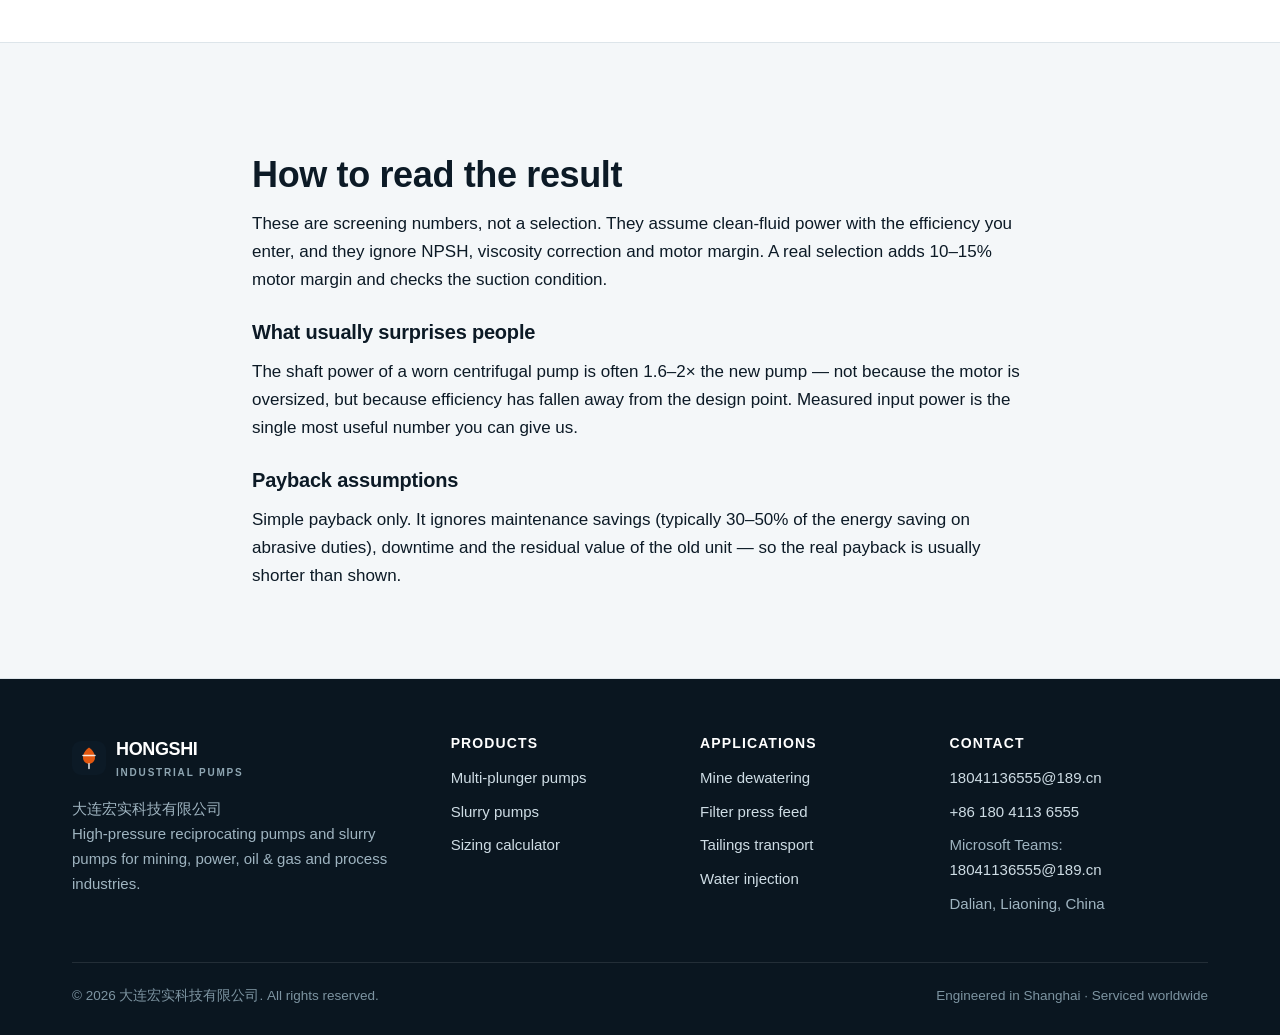
<file: calculator.html>
<!doctype html>
<html lang="en">
<head>
<meta charset="utf-8">
<meta name="viewport" content="width=device-width, initial-scale=1">
<title>Pump Sizing & Energy Saving Calculator | DALIAN HONGSHI TECHNOLOGY</title>
<meta name="description" content="Free pump calculator: hydraulic and shaft power, annual energy cost, savings versus a centrifugal pump, simple payback, and a slurry duty check with mixture density.">
<link rel="canonical" href="https://jeeftang.github.io/tonglan-fluid-site/calculator.html">
<meta property="og:type" content="website">
<meta property="og:site_name" content="DALIAN HONGSHI TECHNOLOGY">
<meta property="og:title" content="Pump Sizing & Energy Saving Calculator | DALIAN HONGSHI TECHNOLOGY">
<meta property="og:description" content="Free pump calculator: hydraulic and shaft power, annual energy cost, savings versus a centrifugal pump, simple payback, and a slurry duty check with mixture density.">
<meta property="og:url" content="https://jeeftang.github.io/tonglan-fluid-site/calculator.html">
<meta name="twitter:card" content="summary_large_image">
<meta name="theme-color" content="#0c1a26">
<link rel="stylesheet" href="assets/css/style.css">
<link rel="icon" href="data:image/svg+xml,<svg xmlns='http://www.w3.org/2000/svg' viewBox='0 0 34 34'><rect width='34' height='34' rx='9' fill='%230c1a26'/><path d='M17 6.5c3.6 2.4 6 6.2 6 10.2 0 3.3-2.7 6-6 6s-6-2.7-6-6c0-4 2.4-7.8 6-10.2Z' fill='%23e2570f'/></svg>">

<style>
.tabs{display:flex;gap:8px;margin-bottom:22px;flex-wrap:wrap}
.tabs button{border:1px solid #ccd8df;background:#fff;padding:10px 16px;border-radius:9px;font:inherit;font-weight:700;font-size:14px;cursor:pointer;color:#16303f}
.tabs button.active{background:#0c1a26;color:#fff;border-color:#0c1a26}
.formula{background:#fff;border:1px solid #dde5ea;border-radius:12px;padding:18px 22px;font-family:ui-monospace,SFMono-Regular,Menlo,monospace;font-size:14px;color:#16303f;overflow-x:auto}
</style>
</head>
<body><header class="site">
  <div class="wrap nav">
    <a class="brand" href="index.html"><svg width="34" height="34" viewBox="0 0 34 34" fill="none" aria-hidden="true">
<rect width="34" height="34" rx="9" fill="#0c1a26"/>
<path d="M17 6.5c3.6 2.4 6 6.2 6 10.2 0 3.3-2.7 6-6 6s-6-2.7-6-6c0-4 2.4-7.8 6-10.2Z" fill="#e2570f"/>
<path d="M17 22.7v4.8M11 14.5h12" stroke="#fff" stroke-width="1.6" stroke-linecap="round" opacity=".85"/>
</svg><span>HONGSHI<small>Industrial Pumps</small></span></a>
    <ul><li><a href="plunger-pumps.html">Plunger Pumps</a></li><li><a href="slurry-pumps.html">Slurry Pumps</a></li><li><a href="applications.html">Applications</a></li><li><a href="calculator.html" class="on">Calculator</a></li><li><a href="about.html">About</a></li></ul>
    <a class="btn cta" href="contact.html">Request a Quote</a>
  </div>
</header>
<nav class="crumbs" aria-label="Breadcrumb"><div class="wrap"><ol style="list-style:none;display:flex;gap:8px;padding:0;margin:0" itemscope itemtype="https://schema.org/BreadcrumbList"><li itemprop="itemListElement" itemscope itemtype="https://schema.org/ListItem"><a itemprop="item" href="index.html"><span itemprop="name">Home</span></a><meta itemprop="position" content="1"></li><li itemprop="itemListElement" itemscope itemtype="https://schema.org/ListItem"><a itemprop="item" href="calculator.html"><span itemprop="name">Calculator</span></a><meta itemprop="position" content="2"></li></ol></div></nav>
<section class="page-head">
  <div class="wrap">
    <p class="eyebrow">Engineering tools</p>
    <h1>Pump sizing &amp; energy saving calculator</h1>
    <p class="lead">Two calculations we run on every project: what a duty point costs in shaft power, and what changes when a centrifugal pump is replaced by a plunger pump. Everything runs in your browser — no data is sent anywhere.</p>
  </div>
</section>

<section>
  <div class="wrap">
    <div class="tabs">
      <button data-tab="energy" class="active">Energy &amp; payback</button>
      <button data-tab="slurry">Slurry duty check</button>
    </div>

    <div data-panel="energy">
      <div class="calc">
        <div class="calc-form">
          <div class="field"><label for="e_q">Flow rate Q (m³/h)</label><input id="e_q" type="number" value="250" min="1" step="1"><div class="hint">Volume flow at duty point</div></div>
          <div class="field"><label for="e_h">Total head H (m)</label><input id="e_h" type="number" value="800" min="1" step="10"><div class="hint">Discharge head minus suction head, including pipe losses</div></div>
          <div class="field"><label for="e_rho">Fluid density (kg/m³)</label><input id="e_rho" type="number" value="1000" min="500" step="10"></div>
          <div class="field"><label for="e_eff">New pump efficiency (%)</label><input id="e_eff" type="number" value="90" min="30" max="98" step="1"><div class="hint">90% is the published figure for the TL range</div></div>
          <div class="field"><label for="e_eff_old">Existing pump efficiency (%)</label><input id="e_eff_old" type="number" value="55" min="10" max="95" step="1"><div class="hint">Use the measured or nameplate value; 45–65% is common for a worn multistage unit</div></div>
          <div class="field"><label for="e_hours">Operating hours per year</label><input id="e_hours" type="number" value="8000" min="100" step="100"></div>
          <div class="field"><label for="e_price">Electricity price (US$/kWh)</label><input id="e_price" type="number" value="0.08" min="0.01" step="0.01"></div>
          <div class="field"><label for="e_capex">Installed cost of new pump (US$)</label><input id="e_capex" type="number" value="150000" min="0" step="1000"><div class="hint">Optional — used only for simple payback</div></div>
        </div>
        <div class="calc-out">
          <h3>Results</h3>
          <div class="kv"><span>Hydraulic power</span><b id="o_ph">—</b></div>
          <div class="kv"><span>New pump shaft power</span><b id="o_pnew">—</b></div>
          <div class="kv"><span>Existing pump shaft power</span><b id="o_pold">—</b></div>
          <div class="kv"><span>New pump energy</span><b id="o_kwh">—</b></div>
          <div class="kv"><span>New pump energy cost</span><b id="o_cost">—</b></div>
          <div class="kv hl"><span>Annual saving</span><b id="o_save">—</b></div>
          <div class="kv hl"><span>Simple payback</span><b id="o_payback">—</b></div>
          <div class="kv"><span>CO₂ avoided</span><b id="o_co2">—</b></div>
          <p class="note" id="e_hint"></p>
        </div>
      </div>
      <div class="formula" style="margin-top:22px">
        P<sub>hyd</sub> = ρ · g · Q · H / 3.6×10⁶  [kW, Q in m³/h] &nbsp;·&nbsp; P<sub>shaft</sub> = P<sub>hyd</sub> / η &nbsp;·&nbsp; CO₂ factor 0.581 kg/kWh
      </div>
    </div>

    <div data-panel="slurry" style="display:none">
      <div class="calc">
        <div class="calc-form">
          <div class="field"><label for="s_q">Slurry flow Q (m³/h)</label><input id="s_q" type="number" value="250" min="1" step="1"></div>
          <div class="field"><label for="s_h">Head H (m)</label><input id="s_h" type="number" value="120" min="1" step="5"></div>
          <div class="field"><label for="s_c">Solids concentration (% by weight)</label><input id="s_c" type="number" value="35" min="0" max="80" step="1"><div class="hint">Pulp density as a mass fraction</div></div>
          <div class="field"><label for="s_sg">Solids specific gravity</label><input id="s_sg" type="number" value="2.7" min="1.1" max="8" step="0.1"><div class="hint">2.7 for typical rock / coal tailings</div></div>
          <div class="field"><label for="s_eff">Pump efficiency (%)</label><input id="s_eff" type="number" value="83" min="30" max="98" step="1"></div>
          <div class="field"><label for="s_hours">Operating hours per year</label><input id="s_hours" type="number" value="8000" min="100" step="100"></div>
          <div class="field"><label for="s_price">Electricity price (US$/kWh)</label><input id="s_price" type="number" value="0.08" min="0.01" step="0.01"></div>
        </div>
        <div class="calc-out">
          <h3>Results</h3>
          <div class="kv"><span>Mixture density</span><b id="o_mix">—</b></div>
          <div class="kv"><span>Mixture specific gravity</span><b id="o_sg_mix">—</b></div>
          <div class="kv"><span>Hydraulic power</span><b id="o_sph">—</b></div>
          <div class="kv hl"><span>Shaft power</span><b id="o_sshaft">—</b></div>
          <div class="kv"><span>Annual energy</span><b id="o_skwh">—</b></div>
          <div class="kv"><span>Annual energy cost</span><b id="o_scost">—</b></div>
          <p class="note" id="s_rec"></p>
        </div>
      </div>
      <div class="formula" style="margin-top:22px">
        ρ<sub>mix</sub> = 1 / (c/ρ<sub>s</sub> + (1−c)/ρ<sub>w</sub>) &nbsp;·&nbsp; c = solids mass fraction &nbsp;·&nbsp; P<sub>shaft</sub> = ρ<sub>mix</sub>·g·Q·H / (3.6×10⁶ · η)
      </div>
    </div>
  </div>
</section>

<section class="alt">
  <div class="wrap prose">
    <h2>How to read the result</h2>
    <p>These are screening numbers, not a selection. They assume clean-fluid power with the efficiency you enter, and they ignore NPSH, viscosity correction and motor margin. A real selection adds 10–15% motor margin and checks the suction condition.</p>
    <h3>What usually surprises people</h3>
    <p>The shaft power of a worn centrifugal pump is often 1.6–2× the new pump — not because the motor is oversized, but because efficiency has fallen away from the design point. Measured input power is the single most useful number you can give us.</p>
    <h3>Payback assumptions</h3>
    <p>Simple payback only. It ignores maintenance savings (typically 30–50% of the energy saving on abrasive duties), downtime and the residual value of the old unit — so the real payback is usually shorter than shown.</p>
  </div>
</section>
<footer class="site">
  <div class="wrap">
    <div class="fgrid">
      <div>
        <a class="brand" href="index.html" style="color:#fff"><svg width="34" height="34" viewBox="0 0 34 34" fill="none" aria-hidden="true">
<rect width="34" height="34" rx="9" fill="#0c1a26"/>
<path d="M17 6.5c3.6 2.4 6 6.2 6 10.2 0 3.3-2.7 6-6 6s-6-2.7-6-6c0-4 2.4-7.8 6-10.2Z" fill="#e2570f"/>
<path d="M17 22.7v4.8M11 14.5h12" stroke="#fff" stroke-width="1.6" stroke-linecap="round" opacity=".85"/>
</svg><span style="color:#fff">HONGSHI<small style="color:#8fa6b2">Industrial Pumps</small></span></a>
        <p style="margin-top:16px;max-width:320px">大连宏实科技有限公司<br>High-pressure reciprocating pumps and slurry pumps for mining, power, oil &amp; gas and process industries.</p>
      </div>
      <div>
        <h4>Products</h4>
        <ul>
          <li><a href="plunger-pumps.html">Multi-plunger pumps</a></li>
          <li><a href="slurry-pumps.html">Slurry pumps</a></li>
          <li><a href="calculator.html">Sizing calculator</a></li>
        </ul>
      </div>
      <div>
        <h4>Applications</h4>
        <ul>
          <li><a href="mine-dewatering.html">Mine dewatering</a></li>
          <li><a href="filter-press-feed.html">Filter press feed</a></li>
          <li><a href="tailings-transport.html">Tailings transport</a></li>
          <li><a href="water-injection.html">Water injection</a></li>
        </ul>
      </div>
      <div>
        <h4>Contact</h4>
        <ul>
          <li><a href="mailto:18041136555@189.cn">18041136555@189.cn</a></li>
          <li><a href="tel:+8618041136555">+86 180 4113 6555</a></li>
          <li>Microsoft Teams: <a href="mailto:18041136555@189.cn">18041136555@189.cn</a></li>
          <li>Dalian, Liaoning, China</li>
        </ul>
      </div>
    </div>
    <div class="copy">
      <span>© 2026 大连宏实科技有限公司. All rights reserved.</span>
      <span>Engineered in Shanghai · Serviced worldwide</span>
    </div>
  </div>
</footer>
<script src="assets/js/calc.js" defer></script>
</body>
</html>
</file>
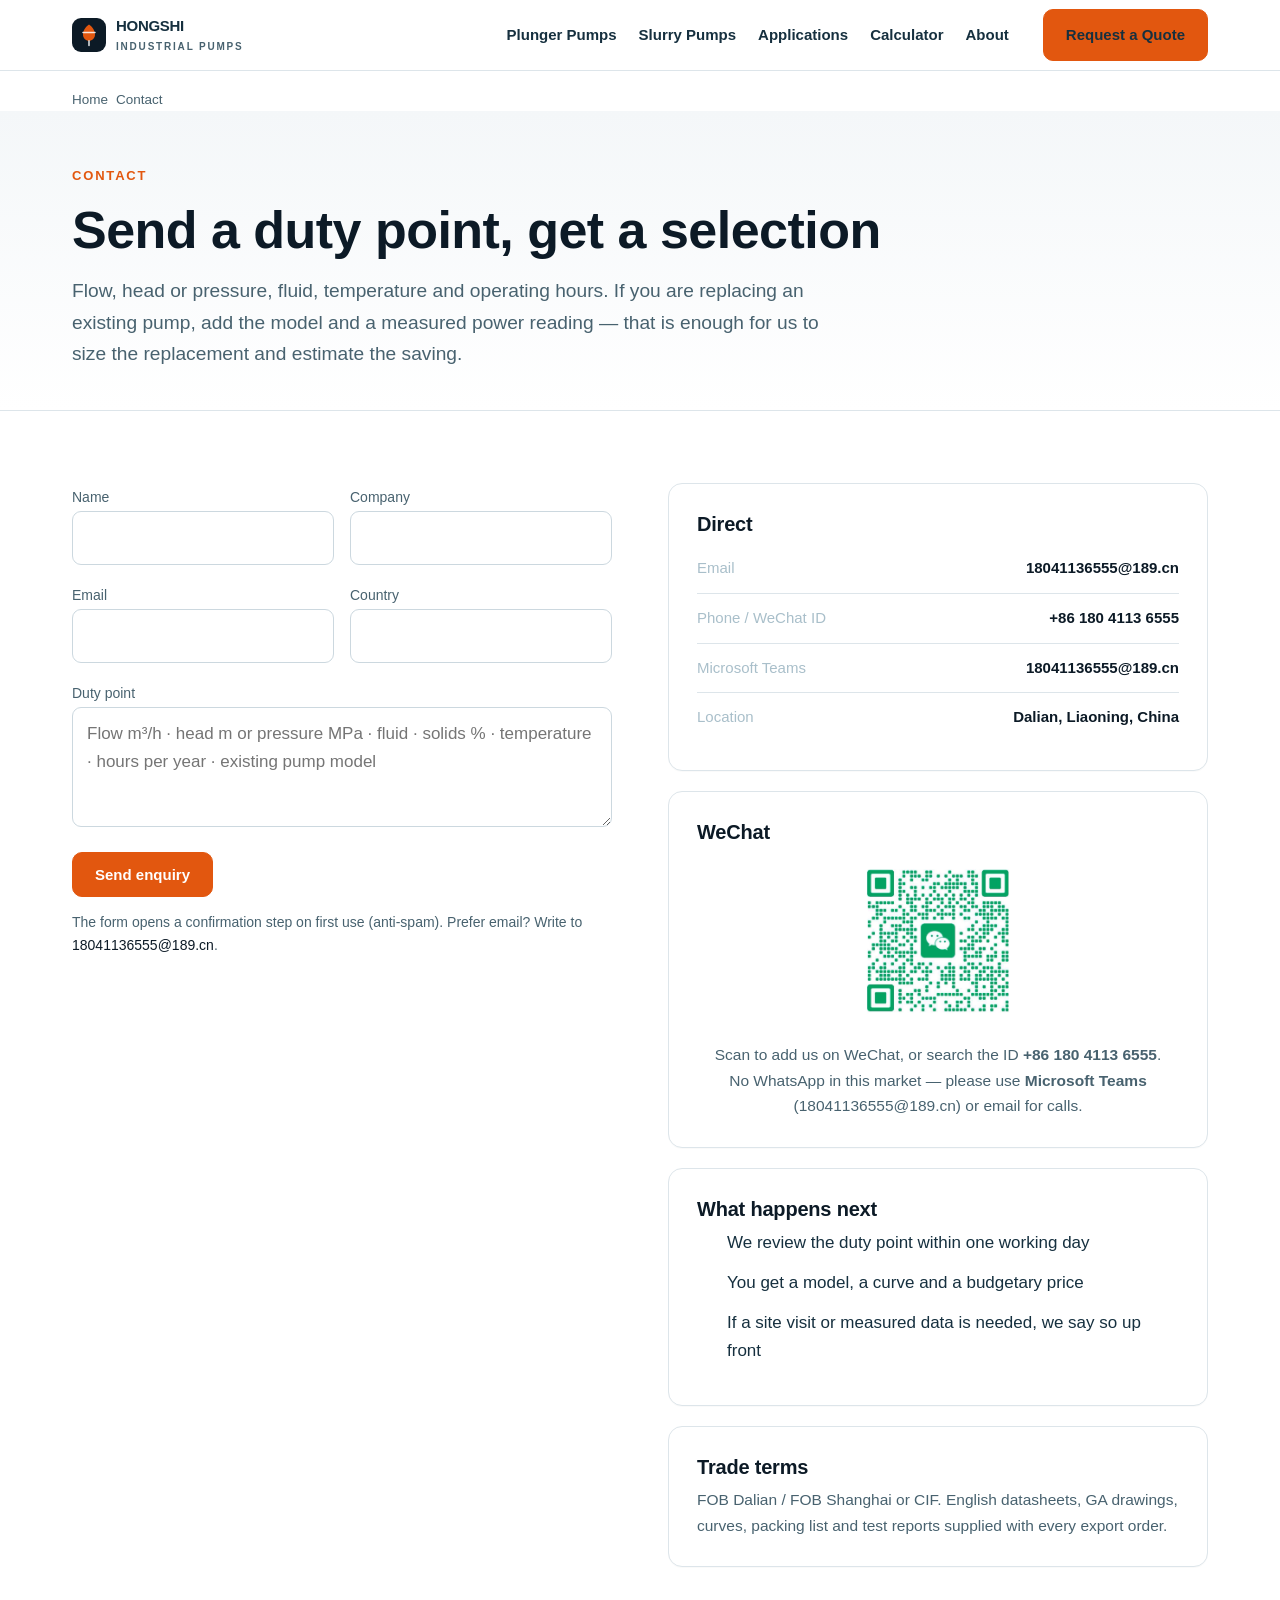
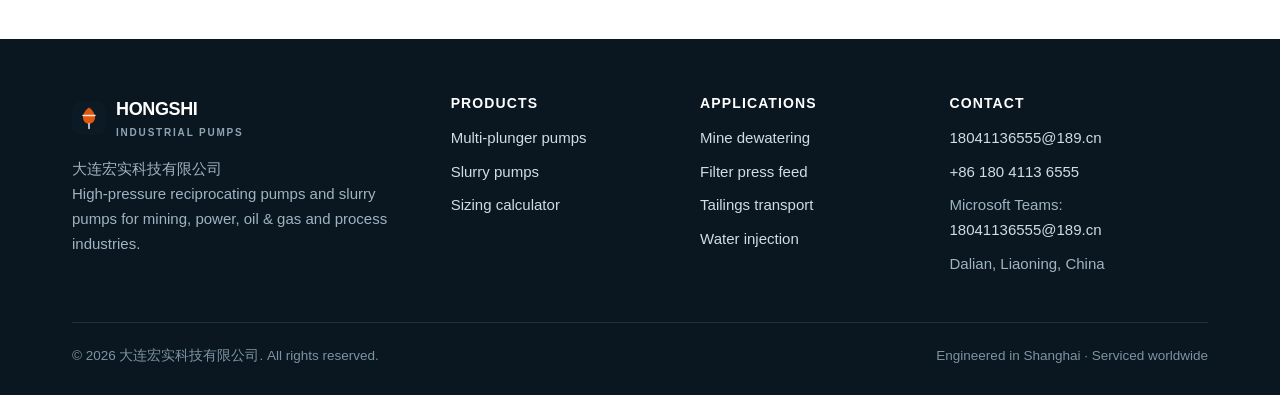
<file: contact.html>
<!doctype html>
<html lang="en">
<head>
<meta charset="utf-8">
<meta name="viewport" content="width=device-width, initial-scale=1">
<title>Contact — Request a Pump Quotation | DALIAN HONGSHI TECHNOLOGY</title>
<meta name="description" content="Send your pump duty point for a selection and budgetary price. High-pressure plunger pumps and slurry pumps, FOB Dalian / FOB Shanghai or CIF, English documentation.">
<link rel="canonical" href="https://jeeftang.github.io/tonglan-fluid-site/contact.html">
<meta property="og:type" content="website">
<meta property="og:site_name" content="DALIAN HONGSHI TECHNOLOGY">
<meta property="og:title" content="Contact — Request a Pump Quotation | DALIAN HONGSHI TECHNOLOGY">
<meta property="og:description" content="Send your pump duty point for a selection and budgetary price. High-pressure plunger pumps and slurry pumps, FOB Dalian / FOB Shanghai or CIF, English documentation.">
<meta property="og:url" content="https://jeeftang.github.io/tonglan-fluid-site/contact.html">
<meta name="twitter:card" content="summary_large_image">
<meta name="theme-color" content="#0c1a26">
<link rel="stylesheet" href="assets/css/style.css">
<link rel="icon" href="data:image/svg+xml,<svg xmlns='http://www.w3.org/2000/svg' viewBox='0 0 34 34'><rect width='34' height='34' rx='9' fill='%230c1a26'/><path d='M17 6.5c3.6 2.4 6 6.2 6 10.2 0 3.3-2.7 6-6 6s-6-2.7-6-6c0-4 2.4-7.8 6-10.2Z' fill='%23e2570f'/></svg>">


</head>
<body><header class="site">
  <div class="wrap nav">
    <a class="brand" href="index.html"><svg width="34" height="34" viewBox="0 0 34 34" fill="none" aria-hidden="true">
<rect width="34" height="34" rx="9" fill="#0c1a26"/>
<path d="M17 6.5c3.6 2.4 6 6.2 6 10.2 0 3.3-2.7 6-6 6s-6-2.7-6-6c0-4 2.4-7.8 6-10.2Z" fill="#e2570f"/>
<path d="M17 22.7v4.8M11 14.5h12" stroke="#fff" stroke-width="1.6" stroke-linecap="round" opacity=".85"/>
</svg><span>HONGSHI<small>Industrial Pumps</small></span></a>
    <ul><li><a href="plunger-pumps.html">Plunger Pumps</a></li><li><a href="slurry-pumps.html">Slurry Pumps</a></li><li><a href="applications.html">Applications</a></li><li><a href="calculator.html">Calculator</a></li><li><a href="about.html">About</a></li></ul>
    <a class="btn cta" href="contact.html">Request a Quote</a>
  </div>
</header>
<nav class="crumbs" aria-label="Breadcrumb"><div class="wrap"><ol style="list-style:none;display:flex;gap:8px;padding:0;margin:0" itemscope itemtype="https://schema.org/BreadcrumbList"><li itemprop="itemListElement" itemscope itemtype="https://schema.org/ListItem"><a itemprop="item" href="index.html"><span itemprop="name">Home</span></a><meta itemprop="position" content="1"></li><li itemprop="itemListElement" itemscope itemtype="https://schema.org/ListItem"><a itemprop="item" href="contact.html"><span itemprop="name">Contact</span></a><meta itemprop="position" content="2"></li></ol></div></nav>
<section class="page-head">
  <div class="wrap">
    <p class="eyebrow">Contact</p>
    <h1>Send a duty point, get a selection</h1>
    <p class="lead">Flow, head or pressure, fluid, temperature and operating hours. If you are replacing an existing pump, add the model and a measured power reading — that is enough for us to size the replacement and estimate the saving.</p>
  </div>
</section>

<section>
  <div class="wrap grid-2" style="gap:56px;align-items:start">
    <div>
      <form class="enquiry" action="https://formsubmit.co/18041136555@189.cn" method="POST">
        <div><label class="small" for="name">Name</label><input id="name" name="name" required></div>
        <div><label class="small" for="company">Company</label><input id="company" name="company"></div>
        <div><label class="small" for="email">Email</label><input id="email" name="email" type="email" required></div>
        <div><label class="small" for="country">Country</label><input id="country" name="country"></div>
        <div class="full"><label class="small" for="duty">Duty point</label><textarea id="duty" name="duty" placeholder="Flow m³/h · head m or pressure MPa · fluid · solids % · temperature · hours per year · existing pump model"></textarea></div>
        <div class="full"><button class="btn" type="submit">Send enquiry</button></div>
      </form>
      <p class="small" style="margin-top:14px">The form opens a confirmation step on first use (anti-spam). Prefer email? Write to <a href="mailto:18041136555@189.cn">18041136555@189.cn</a>.</p>
    </div>
    <div>
      <div class="card">
        <h3>Direct</h3>
        <div class="kv" style="color:var(--ink);border-color:var(--line)"><span class="muted">Email</span><b><a href="mailto:18041136555@189.cn">18041136555@189.cn</a></b></div>
        <div class="kv" style="color:var(--ink);border-color:var(--line)"><span class="muted">Phone / WeChat ID</span><b>+86 180 4113 6555</b></div>
        <div class="kv" style="color:var(--ink);border-color:var(--line)"><span class="muted">Microsoft Teams</span><b><a href="mailto:18041136555@189.cn">18041136555@189.cn</a></b></div>
        <div class="kv" style="color:var(--ink);border:0"><span class="muted">Location</span><b>Dalian, Liaoning, China</b></div>
      </div>
      <div class="card" style="margin-top:20px;text-align:center">
        <h3 style="text-align:left">WeChat</h3>
        <img src="assets/img/wechat-qr.png" alt="WeChat QR code — Zero Carbon Assistant" style="width:180px;height:180px;border-radius:8px;display:block;margin:0 auto 10px">
        <p class="small" style="margin:0">Scan to add us on WeChat, or search the ID <strong>+86 180 4113 6555</strong>.<br>
        No WhatsApp in this market — please use <strong>Microsoft Teams</strong> (18041136555@189.cn) or email for calls.</p>
      </div>
      <div class="card" style="margin-top:20px">
        <h3>What happens next</h3>
        <ul class="checks">
          <li>We review the duty point within one working day</li>
          <li>You get a model, a curve and a budgetary price</li>
          <li>If a site visit or measured data is needed, we say so up front</li>
        </ul>
      </div>
      <div class="card" style="margin-top:20px">
        <h3>Trade terms</h3>
        <p class="small" style="margin:0">FOB Dalian / FOB Shanghai or CIF. English datasheets, GA drawings, curves, packing list and test reports supplied with every export order.</p>
      </div>
    </div>
  </div>
</section>
<footer class="site">
  <div class="wrap">
    <div class="fgrid">
      <div>
        <a class="brand" href="index.html" style="color:#fff"><svg width="34" height="34" viewBox="0 0 34 34" fill="none" aria-hidden="true">
<rect width="34" height="34" rx="9" fill="#0c1a26"/>
<path d="M17 6.5c3.6 2.4 6 6.2 6 10.2 0 3.3-2.7 6-6 6s-6-2.7-6-6c0-4 2.4-7.8 6-10.2Z" fill="#e2570f"/>
<path d="M17 22.7v4.8M11 14.5h12" stroke="#fff" stroke-width="1.6" stroke-linecap="round" opacity=".85"/>
</svg><span style="color:#fff">HONGSHI<small style="color:#8fa6b2">Industrial Pumps</small></span></a>
        <p style="margin-top:16px;max-width:320px">大连宏实科技有限公司<br>High-pressure reciprocating pumps and slurry pumps for mining, power, oil &amp; gas and process industries.</p>
      </div>
      <div>
        <h4>Products</h4>
        <ul>
          <li><a href="plunger-pumps.html">Multi-plunger pumps</a></li>
          <li><a href="slurry-pumps.html">Slurry pumps</a></li>
          <li><a href="calculator.html">Sizing calculator</a></li>
        </ul>
      </div>
      <div>
        <h4>Applications</h4>
        <ul>
          <li><a href="mine-dewatering.html">Mine dewatering</a></li>
          <li><a href="filter-press-feed.html">Filter press feed</a></li>
          <li><a href="tailings-transport.html">Tailings transport</a></li>
          <li><a href="water-injection.html">Water injection</a></li>
        </ul>
      </div>
      <div>
        <h4>Contact</h4>
        <ul>
          <li><a href="mailto:18041136555@189.cn">18041136555@189.cn</a></li>
          <li><a href="tel:+8618041136555">+86 180 4113 6555</a></li>
          <li>Microsoft Teams: <a href="mailto:18041136555@189.cn">18041136555@189.cn</a></li>
          <li>Dalian, Liaoning, China</li>
        </ul>
      </div>
    </div>
    <div class="copy">
      <span>© 2026 大连宏实科技有限公司. All rights reserved.</span>
      <span>Engineered in Shanghai · Serviced worldwide</span>
    </div>
  </div>
</footer>
<script src="assets/js/calc.js" defer></script>
</body>
</html>
</file>
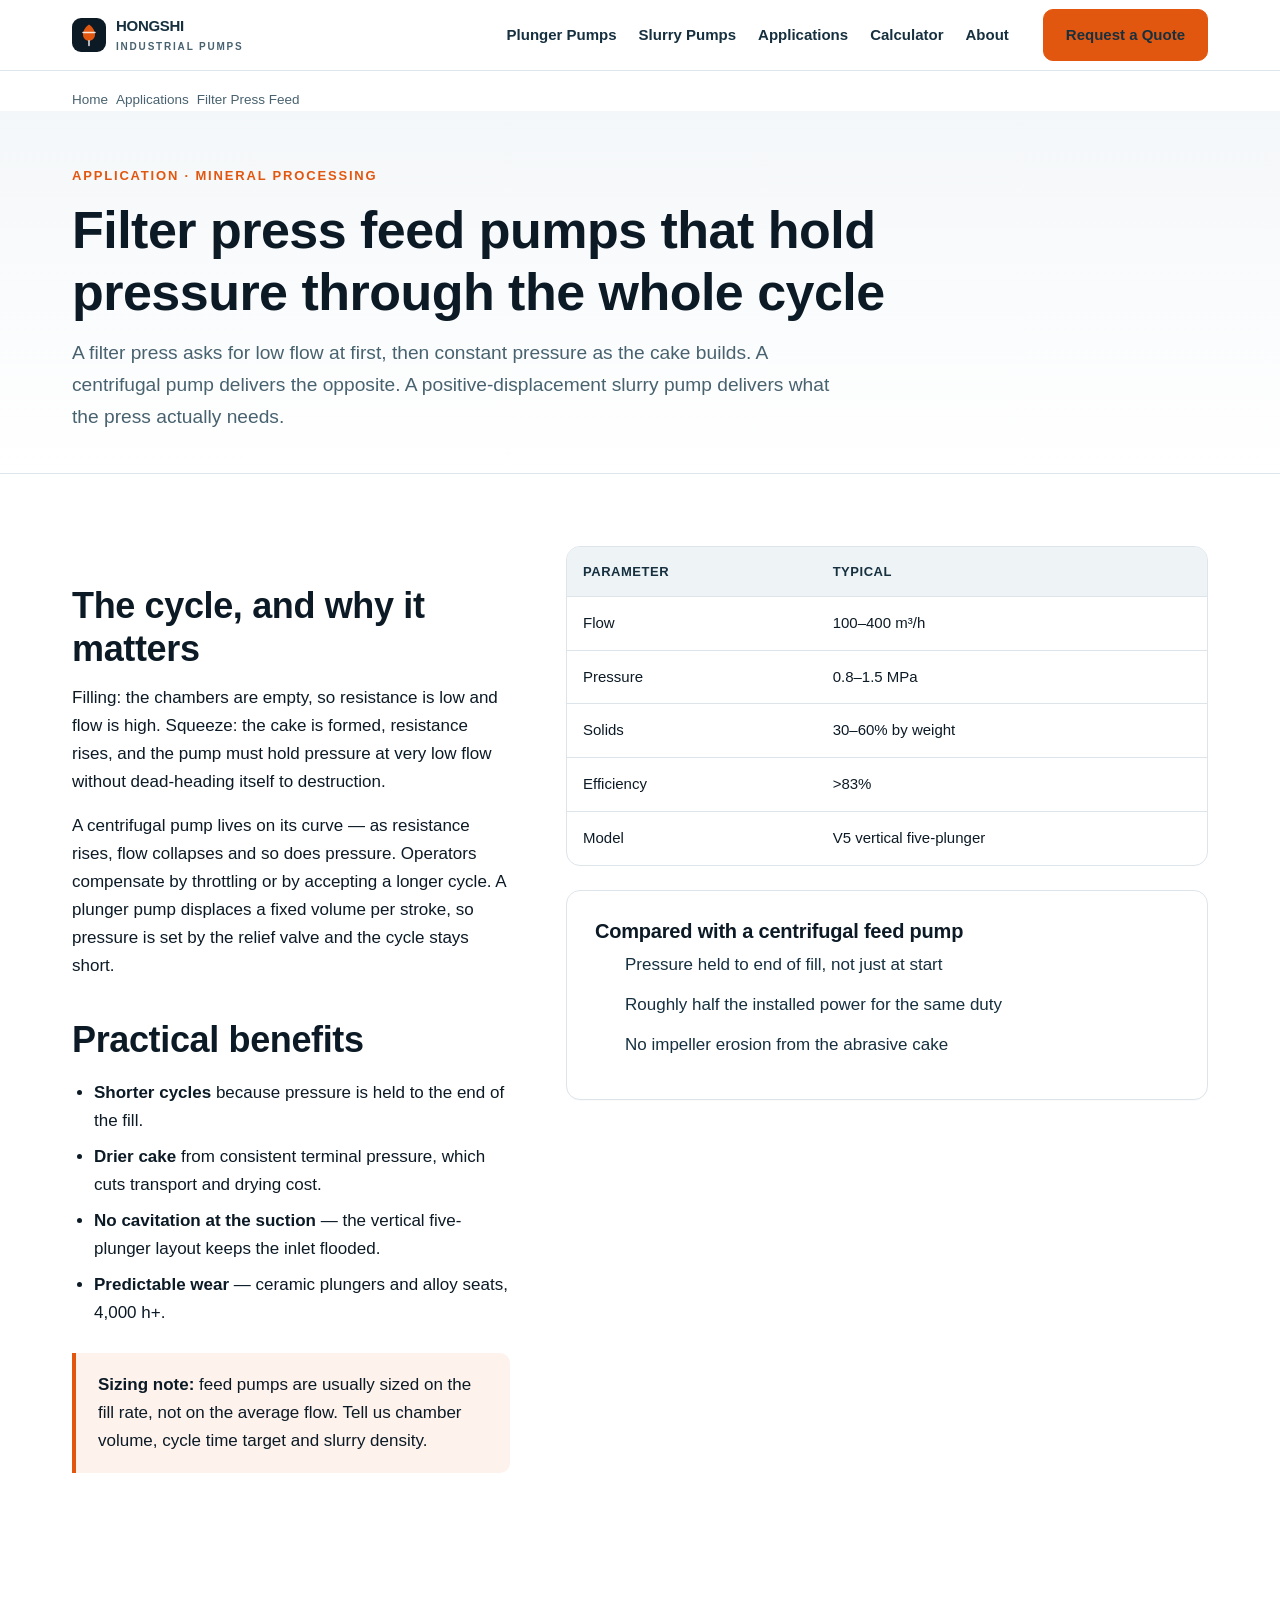
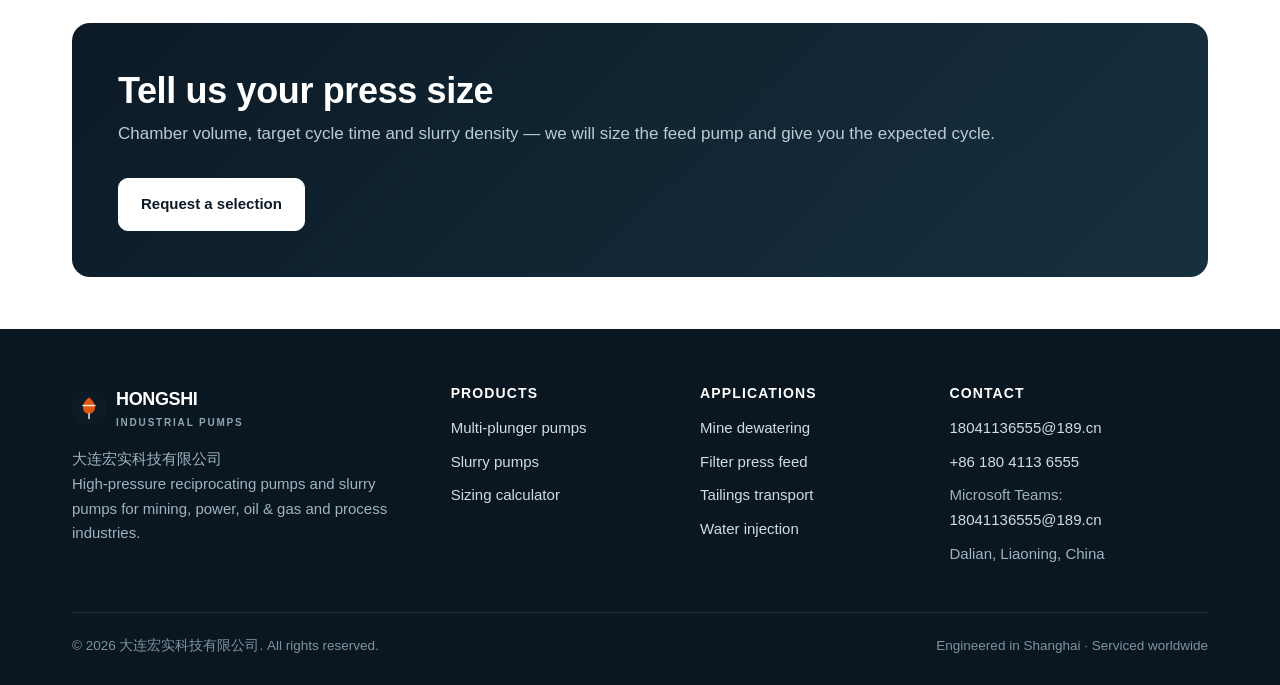
<file: filter-press-feed.html>
<!doctype html>
<html lang="en">
<head>
<meta charset="utf-8">
<meta name="viewport" content="width=device-width, initial-scale=1">
<title>Filter Press Feed Pumps — Constant Pressure, 83%+ Efficiency | DALIAN HONGSHI TECHNOLOGY</title>
<meta name="description" content="V5 five-plunger filter press feed pumps: 100–400 m³/h at 0.8–1.5 MPa, 30–60% solids, 83%+ efficiency, shorter cycles and drier cake than centrifugal feed pumps.">
<link rel="canonical" href="https://jeeftang.github.io/tonglan-fluid-site/filter-press-feed.html">
<meta property="og:type" content="website">
<meta property="og:site_name" content="DALIAN HONGSHI TECHNOLOGY">
<meta property="og:title" content="Filter Press Feed Pumps — Constant Pressure, 83%+ Efficiency | DALIAN HONGSHI TECHNOLOGY">
<meta property="og:description" content="V5 five-plunger filter press feed pumps: 100–400 m³/h at 0.8–1.5 MPa, 30–60% solids, 83%+ efficiency, shorter cycles and drier cake than centrifugal feed pumps.">
<meta property="og:url" content="https://jeeftang.github.io/tonglan-fluid-site/filter-press-feed.html">
<meta name="twitter:card" content="summary_large_image">
<meta name="theme-color" content="#0c1a26">
<link rel="stylesheet" href="assets/css/style.css">
<link rel="icon" href="data:image/svg+xml,<svg xmlns='http://www.w3.org/2000/svg' viewBox='0 0 34 34'><rect width='34' height='34' rx='9' fill='%230c1a26'/><path d='M17 6.5c3.6 2.4 6 6.2 6 10.2 0 3.3-2.7 6-6 6s-6-2.7-6-6c0-4 2.4-7.8 6-10.2Z' fill='%23e2570f'/></svg>">


</head>
<body><header class="site">
  <div class="wrap nav">
    <a class="brand" href="index.html"><svg width="34" height="34" viewBox="0 0 34 34" fill="none" aria-hidden="true">
<rect width="34" height="34" rx="9" fill="#0c1a26"/>
<path d="M17 6.5c3.6 2.4 6 6.2 6 10.2 0 3.3-2.7 6-6 6s-6-2.7-6-6c0-4 2.4-7.8 6-10.2Z" fill="#e2570f"/>
<path d="M17 22.7v4.8M11 14.5h12" stroke="#fff" stroke-width="1.6" stroke-linecap="round" opacity=".85"/>
</svg><span>HONGSHI<small>Industrial Pumps</small></span></a>
    <ul><li><a href="plunger-pumps.html">Plunger Pumps</a></li><li><a href="slurry-pumps.html">Slurry Pumps</a></li><li><a href="applications.html" class="on">Applications</a></li><li><a href="calculator.html">Calculator</a></li><li><a href="about.html">About</a></li></ul>
    <a class="btn cta" href="contact.html">Request a Quote</a>
  </div>
</header>
<nav class="crumbs" aria-label="Breadcrumb"><div class="wrap"><ol style="list-style:none;display:flex;gap:8px;padding:0;margin:0" itemscope itemtype="https://schema.org/BreadcrumbList"><li itemprop="itemListElement" itemscope itemtype="https://schema.org/ListItem"><a itemprop="item" href="index.html"><span itemprop="name">Home</span></a><meta itemprop="position" content="1"></li><li itemprop="itemListElement" itemscope itemtype="https://schema.org/ListItem"><a itemprop="item" href="applications.html"><span itemprop="name">Applications</span></a><meta itemprop="position" content="2"></li><li itemprop="itemListElement" itemscope itemtype="https://schema.org/ListItem"><a itemprop="item" href="filter-press-feed.html"><span itemprop="name">Filter Press Feed</span></a><meta itemprop="position" content="3"></li></ol></div></nav>
<section class="page-head">
  <div class="wrap">
    <p class="eyebrow">Application · mineral processing</p>
    <h1>Filter press feed pumps that hold pressure through the whole cycle</h1>
    <p class="lead">A filter press asks for low flow at first, then constant pressure as the cake builds. A centrifugal pump delivers the opposite. A positive-displacement slurry pump delivers what the press actually needs.</p>
  </div>
</section>

<section>
  <div class="wrap grid-2" style="gap:56px;align-items:start">
    <div class="prose">
      <h2>The cycle, and why it matters</h2>
      <p>Filling: the chambers are empty, so resistance is low and flow is high. Squeeze: the cake is formed, resistance rises, and the pump must hold pressure at very low flow without dead-heading itself to destruction.</p>
      <p>A centrifugal pump lives on its curve — as resistance rises, flow collapses and so does pressure. Operators compensate by throttling or by accepting a longer cycle. A plunger pump displaces a fixed volume per stroke, so pressure is set by the relief valve and the cycle stays short.</p>
      <h2>Practical benefits</h2>
      <ul>
        <li><strong>Shorter cycles</strong> because pressure is held to the end of the fill.</li>
        <li><strong>Drier cake</strong> from consistent terminal pressure, which cuts transport and drying cost.</li>
        <li><strong>No cavitation at the suction</strong> — the vertical five-plunger layout keeps the inlet flooded.</li>
        <li><strong>Predictable wear</strong> — ceramic plungers and alloy seats, 4,000 h+.</li>
      </ul>
      <div class="callout"><p><strong>Sizing note:</strong> feed pumps are usually sized on the fill rate, not on the average flow. Tell us chamber volume, cycle time target and slurry density.</p></div>
    </div>
    <div>
      <div class="table-wrap">
        <table>
          <thead><tr><th>Parameter</th><th>Typical</th></tr></thead>
          <tbody>
            <tr><td>Flow</td><td class="num">100–400 m³/h</td></tr>
            <tr><td>Pressure</td><td class="num">0.8–1.5 MPa</td></tr>
            <tr><td>Solids</td><td class="num">30–60% by weight</td></tr>
            <tr><td>Efficiency</td><td class="num">&gt;83%</td></tr>
            <tr><td>Model</td><td>V5 vertical five-plunger</td></tr>
          </tbody>
        </table>
      </div>
      <div class="card" style="margin-top:24px">
        <h3>Compared with a centrifugal feed pump</h3>
        <ul class="checks">
          <li>Pressure held to end of fill, not just at start</li>
          <li>Roughly half the installed power for the same duty</li>
          <li>No impeller erosion from the abrasive cake</li>
        </ul>
      </div>
    </div>
  </div>
</section>

<section class="tight"><div class="wrap"><div class="band"><div><h2>Tell us your press size</h2><p>Chamber volume, target cycle time and slurry density — we will size the feed pump and give you the expected cycle.</p></div><a class="btn light" href="contact.html">Request a selection</a></div></div></section>
<footer class="site">
  <div class="wrap">
    <div class="fgrid">
      <div>
        <a class="brand" href="index.html" style="color:#fff"><svg width="34" height="34" viewBox="0 0 34 34" fill="none" aria-hidden="true">
<rect width="34" height="34" rx="9" fill="#0c1a26"/>
<path d="M17 6.5c3.6 2.4 6 6.2 6 10.2 0 3.3-2.7 6-6 6s-6-2.7-6-6c0-4 2.4-7.8 6-10.2Z" fill="#e2570f"/>
<path d="M17 22.7v4.8M11 14.5h12" stroke="#fff" stroke-width="1.6" stroke-linecap="round" opacity=".85"/>
</svg><span style="color:#fff">HONGSHI<small style="color:#8fa6b2">Industrial Pumps</small></span></a>
        <p style="margin-top:16px;max-width:320px">大连宏实科技有限公司<br>High-pressure reciprocating pumps and slurry pumps for mining, power, oil &amp; gas and process industries.</p>
      </div>
      <div>
        <h4>Products</h4>
        <ul>
          <li><a href="plunger-pumps.html">Multi-plunger pumps</a></li>
          <li><a href="slurry-pumps.html">Slurry pumps</a></li>
          <li><a href="calculator.html">Sizing calculator</a></li>
        </ul>
      </div>
      <div>
        <h4>Applications</h4>
        <ul>
          <li><a href="mine-dewatering.html">Mine dewatering</a></li>
          <li><a href="filter-press-feed.html">Filter press feed</a></li>
          <li><a href="tailings-transport.html">Tailings transport</a></li>
          <li><a href="water-injection.html">Water injection</a></li>
        </ul>
      </div>
      <div>
        <h4>Contact</h4>
        <ul>
          <li><a href="mailto:18041136555@189.cn">18041136555@189.cn</a></li>
          <li><a href="tel:+8618041136555">+86 180 4113 6555</a></li>
          <li>Microsoft Teams: <a href="mailto:18041136555@189.cn">18041136555@189.cn</a></li>
          <li>Dalian, Liaoning, China</li>
        </ul>
      </div>
    </div>
    <div class="copy">
      <span>© 2026 大连宏实科技有限公司. All rights reserved.</span>
      <span>Engineered in Shanghai · Serviced worldwide</span>
    </div>
  </div>
</footer>
<script src="assets/js/calc.js" defer></script>
</body>
</html>
</file>
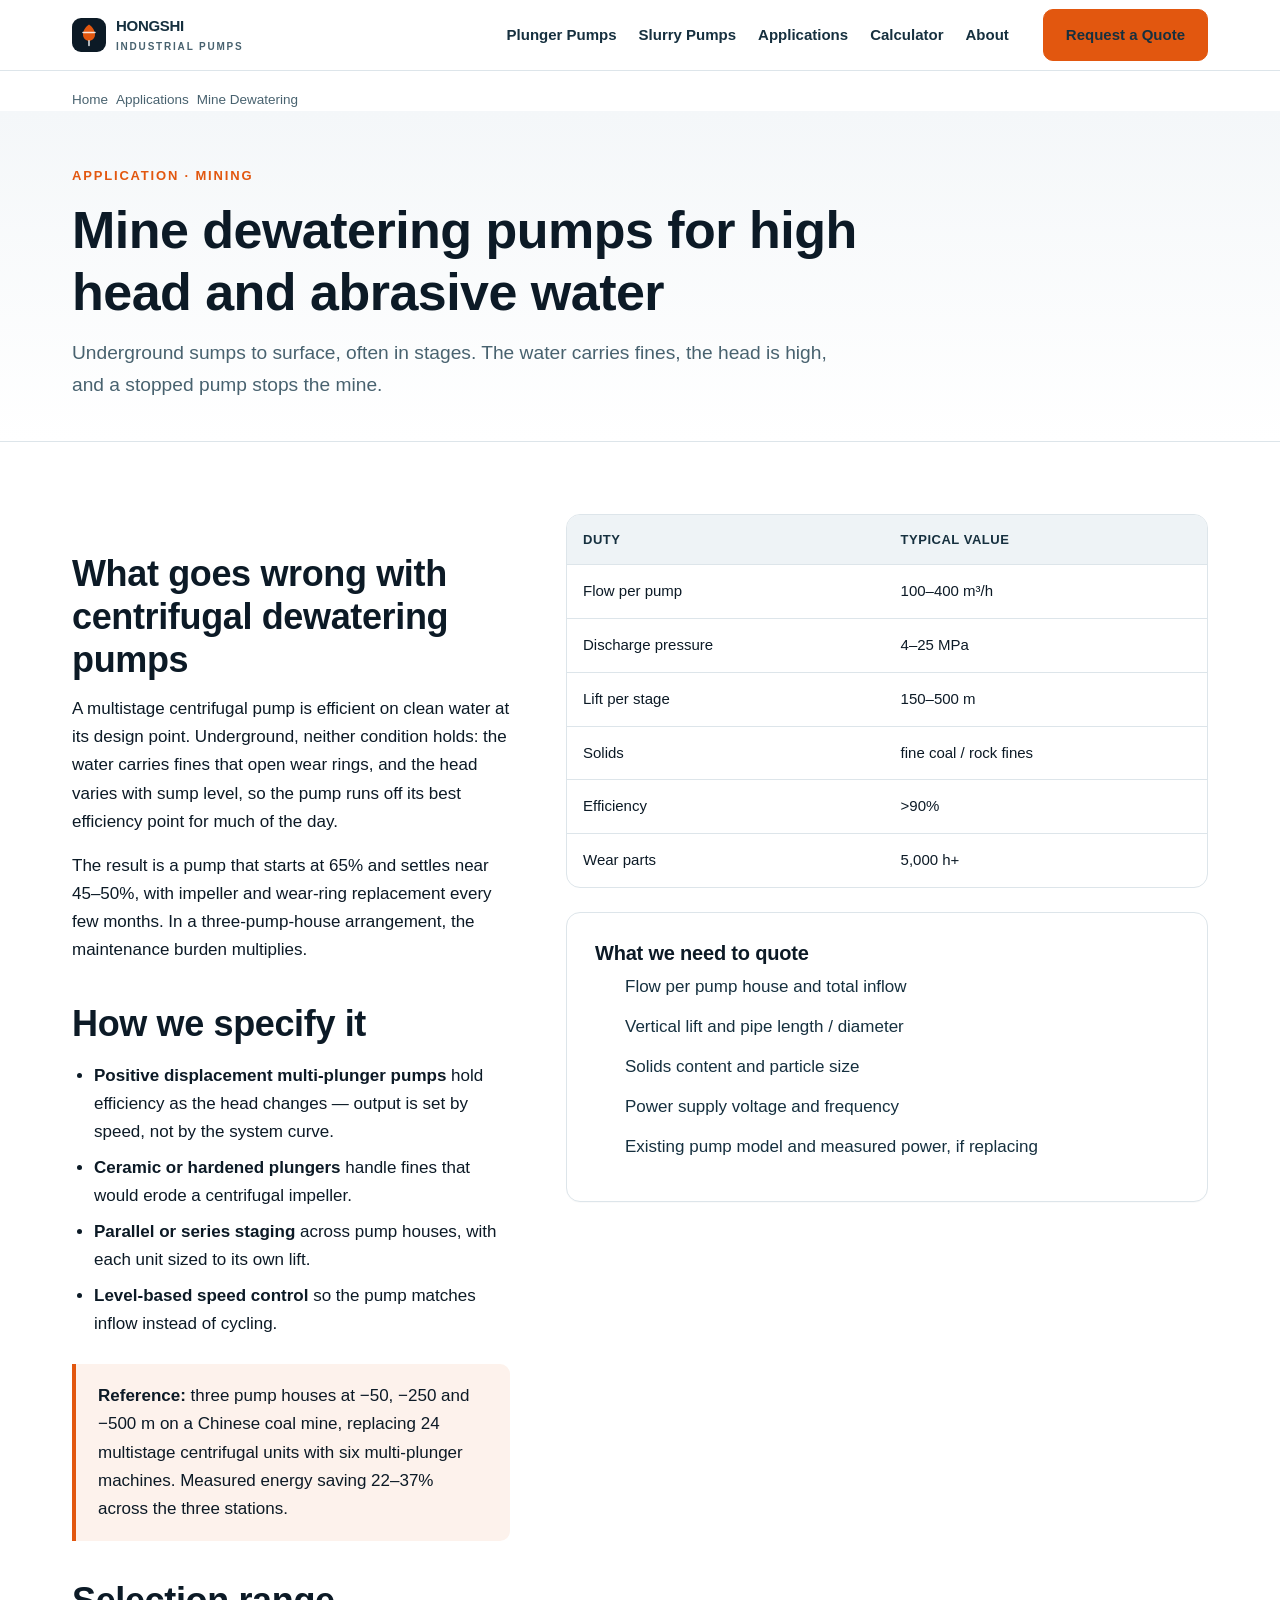
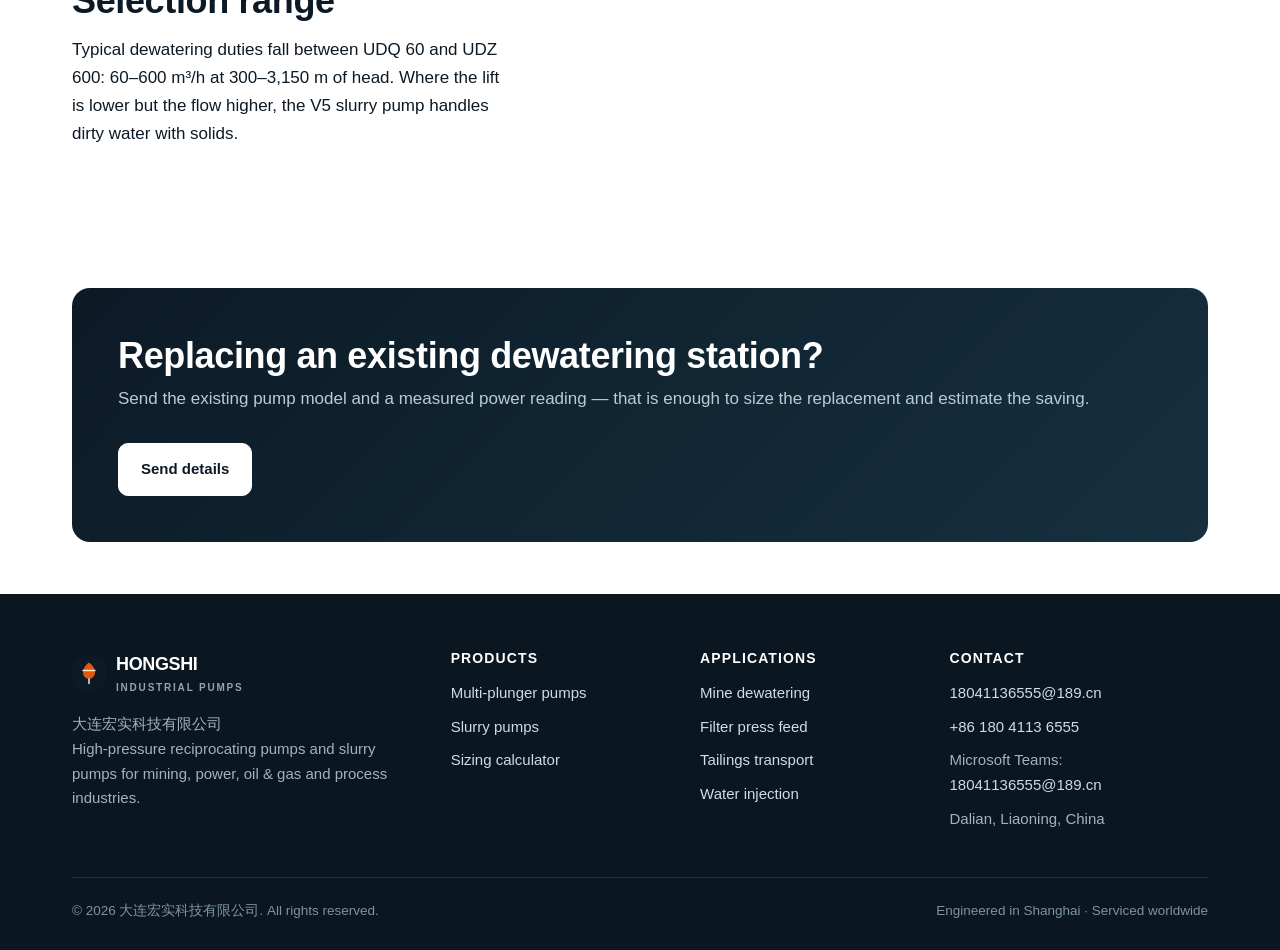
<file: mine-dewatering.html>
<!doctype html>
<html lang="en">
<head>
<meta charset="utf-8">
<meta name="viewport" content="width=device-width, initial-scale=1">
<title>Mine Dewatering Pumps — High Head, Abrasive Water | DALIAN HONGSHI TECHNOLOGY</title>
<meta name="description" content="Multi-plunger dewatering pumps for underground mines: 100–400 m³/h at 4–25 MPa, 90%+ efficiency, on-site wear parts, parallel or series staging across pump houses.">
<link rel="canonical" href="https://jeeftang.github.io/tonglan-fluid-site/mine-dewatering.html">
<meta property="og:type" content="website">
<meta property="og:site_name" content="DALIAN HONGSHI TECHNOLOGY">
<meta property="og:title" content="Mine Dewatering Pumps — High Head, Abrasive Water | DALIAN HONGSHI TECHNOLOGY">
<meta property="og:description" content="Multi-plunger dewatering pumps for underground mines: 100–400 m³/h at 4–25 MPa, 90%+ efficiency, on-site wear parts, parallel or series staging across pump houses.">
<meta property="og:url" content="https://jeeftang.github.io/tonglan-fluid-site/mine-dewatering.html">
<meta name="twitter:card" content="summary_large_image">
<meta name="theme-color" content="#0c1a26">
<link rel="stylesheet" href="assets/css/style.css">
<link rel="icon" href="data:image/svg+xml,<svg xmlns='http://www.w3.org/2000/svg' viewBox='0 0 34 34'><rect width='34' height='34' rx='9' fill='%230c1a26'/><path d='M17 6.5c3.6 2.4 6 6.2 6 10.2 0 3.3-2.7 6-6 6s-6-2.7-6-6c0-4 2.4-7.8 6-10.2Z' fill='%23e2570f'/></svg>">


</head>
<body><header class="site">
  <div class="wrap nav">
    <a class="brand" href="index.html"><svg width="34" height="34" viewBox="0 0 34 34" fill="none" aria-hidden="true">
<rect width="34" height="34" rx="9" fill="#0c1a26"/>
<path d="M17 6.5c3.6 2.4 6 6.2 6 10.2 0 3.3-2.7 6-6 6s-6-2.7-6-6c0-4 2.4-7.8 6-10.2Z" fill="#e2570f"/>
<path d="M17 22.7v4.8M11 14.5h12" stroke="#fff" stroke-width="1.6" stroke-linecap="round" opacity=".85"/>
</svg><span>HONGSHI<small>Industrial Pumps</small></span></a>
    <ul><li><a href="plunger-pumps.html">Plunger Pumps</a></li><li><a href="slurry-pumps.html">Slurry Pumps</a></li><li><a href="applications.html" class="on">Applications</a></li><li><a href="calculator.html">Calculator</a></li><li><a href="about.html">About</a></li></ul>
    <a class="btn cta" href="contact.html">Request a Quote</a>
  </div>
</header>
<nav class="crumbs" aria-label="Breadcrumb"><div class="wrap"><ol style="list-style:none;display:flex;gap:8px;padding:0;margin:0" itemscope itemtype="https://schema.org/BreadcrumbList"><li itemprop="itemListElement" itemscope itemtype="https://schema.org/ListItem"><a itemprop="item" href="index.html"><span itemprop="name">Home</span></a><meta itemprop="position" content="1"></li><li itemprop="itemListElement" itemscope itemtype="https://schema.org/ListItem"><a itemprop="item" href="applications.html"><span itemprop="name">Applications</span></a><meta itemprop="position" content="2"></li><li itemprop="itemListElement" itemscope itemtype="https://schema.org/ListItem"><a itemprop="item" href="mine-dewatering.html"><span itemprop="name">Mine Dewatering</span></a><meta itemprop="position" content="3"></li></ol></div></nav>
<section class="page-head">
  <div class="wrap">
    <p class="eyebrow">Application · mining</p>
    <h1>Mine dewatering pumps for high head and abrasive water</h1>
    <p class="lead">Underground sumps to surface, often in stages. The water carries fines, the head is high, and a stopped pump stops the mine.</p>
  </div>
</section>

<section>
  <div class="wrap grid-2" style="gap:56px;align-items:start">
    <div class="prose">
      <h2>What goes wrong with centrifugal dewatering pumps</h2>
      <p>A multistage centrifugal pump is efficient on clean water at its design point. Underground, neither condition holds: the water carries fines that open wear rings, and the head varies with sump level, so the pump runs off its best efficiency point for much of the day.</p>
      <p>The result is a pump that starts at 65% and settles near 45–50%, with impeller and wear-ring replacement every few months. In a three-pump-house arrangement, the maintenance burden multiplies.</p>
      <h2>How we specify it</h2>
      <ul>
        <li><strong>Positive displacement multi-plunger pumps</strong> hold efficiency as the head changes — output is set by speed, not by the system curve.</li>
        <li><strong>Ceramic or hardened plungers</strong> handle fines that would erode a centrifugal impeller.</li>
        <li><strong>Parallel or series staging</strong> across pump houses, with each unit sized to its own lift.</li>
        <li><strong>Level-based speed control</strong> so the pump matches inflow instead of cycling.</li>
      </ul>
      <div class="callout"><p><strong>Reference:</strong> three pump houses at −50, −250 and −500 m on a Chinese coal mine, replacing 24 multistage centrifugal units with six multi-plunger machines. Measured energy saving 22–37% across the three stations.</p></div>
      <h2>Selection range</h2>
      <p>Typical dewatering duties fall between UDQ 60 and UDZ 600: 60–600 m³/h at 300–3,150 m of head. Where the lift is lower but the flow higher, the V5 slurry pump handles dirty water with solids.</p>
    </div>
    <div>
      <div class="table-wrap">
        <table>
          <thead><tr><th>Duty</th><th>Typical value</th></tr></thead>
          <tbody>
            <tr><td>Flow per pump</td><td class="num">100–400 m³/h</td></tr>
            <tr><td>Discharge pressure</td><td class="num">4–25 MPa</td></tr>
            <tr><td>Lift per stage</td><td class="num">150–500 m</td></tr>
            <tr><td>Solids</td><td>fine coal / rock fines</td></tr>
            <tr><td>Efficiency</td><td class="num">&gt;90%</td></tr>
            <tr><td>Wear parts</td><td class="num">5,000 h+</td></tr>
          </tbody>
        </table>
      </div>
      <div class="card" style="margin-top:24px">
        <h3>What we need to quote</h3>
        <ul class="checks">
          <li>Flow per pump house and total inflow</li>
          <li>Vertical lift and pipe length / diameter</li>
          <li>Solids content and particle size</li>
          <li>Power supply voltage and frequency</li>
          <li>Existing pump model and measured power, if replacing</li>
        </ul>
      </div>
    </div>
  </div>
</section>

<section class="tight"><div class="wrap"><div class="band"><div><h2>Replacing an existing dewatering station?</h2><p>Send the existing pump model and a measured power reading — that is enough to size the replacement and estimate the saving.</p></div><a class="btn light" href="contact.html">Send details</a></div></div></section>
<footer class="site">
  <div class="wrap">
    <div class="fgrid">
      <div>
        <a class="brand" href="index.html" style="color:#fff"><svg width="34" height="34" viewBox="0 0 34 34" fill="none" aria-hidden="true">
<rect width="34" height="34" rx="9" fill="#0c1a26"/>
<path d="M17 6.5c3.6 2.4 6 6.2 6 10.2 0 3.3-2.7 6-6 6s-6-2.7-6-6c0-4 2.4-7.8 6-10.2Z" fill="#e2570f"/>
<path d="M17 22.7v4.8M11 14.5h12" stroke="#fff" stroke-width="1.6" stroke-linecap="round" opacity=".85"/>
</svg><span style="color:#fff">HONGSHI<small style="color:#8fa6b2">Industrial Pumps</small></span></a>
        <p style="margin-top:16px;max-width:320px">大连宏实科技有限公司<br>High-pressure reciprocating pumps and slurry pumps for mining, power, oil &amp; gas and process industries.</p>
      </div>
      <div>
        <h4>Products</h4>
        <ul>
          <li><a href="plunger-pumps.html">Multi-plunger pumps</a></li>
          <li><a href="slurry-pumps.html">Slurry pumps</a></li>
          <li><a href="calculator.html">Sizing calculator</a></li>
        </ul>
      </div>
      <div>
        <h4>Applications</h4>
        <ul>
          <li><a href="mine-dewatering.html">Mine dewatering</a></li>
          <li><a href="filter-press-feed.html">Filter press feed</a></li>
          <li><a href="tailings-transport.html">Tailings transport</a></li>
          <li><a href="water-injection.html">Water injection</a></li>
        </ul>
      </div>
      <div>
        <h4>Contact</h4>
        <ul>
          <li><a href="mailto:18041136555@189.cn">18041136555@189.cn</a></li>
          <li><a href="tel:+8618041136555">+86 180 4113 6555</a></li>
          <li>Microsoft Teams: <a href="mailto:18041136555@189.cn">18041136555@189.cn</a></li>
          <li>Dalian, Liaoning, China</li>
        </ul>
      </div>
    </div>
    <div class="copy">
      <span>© 2026 大连宏实科技有限公司. All rights reserved.</span>
      <span>Engineered in Shanghai · Serviced worldwide</span>
    </div>
  </div>
</footer>
<script src="assets/js/calc.js" defer></script>
</body>
</html>
</file>
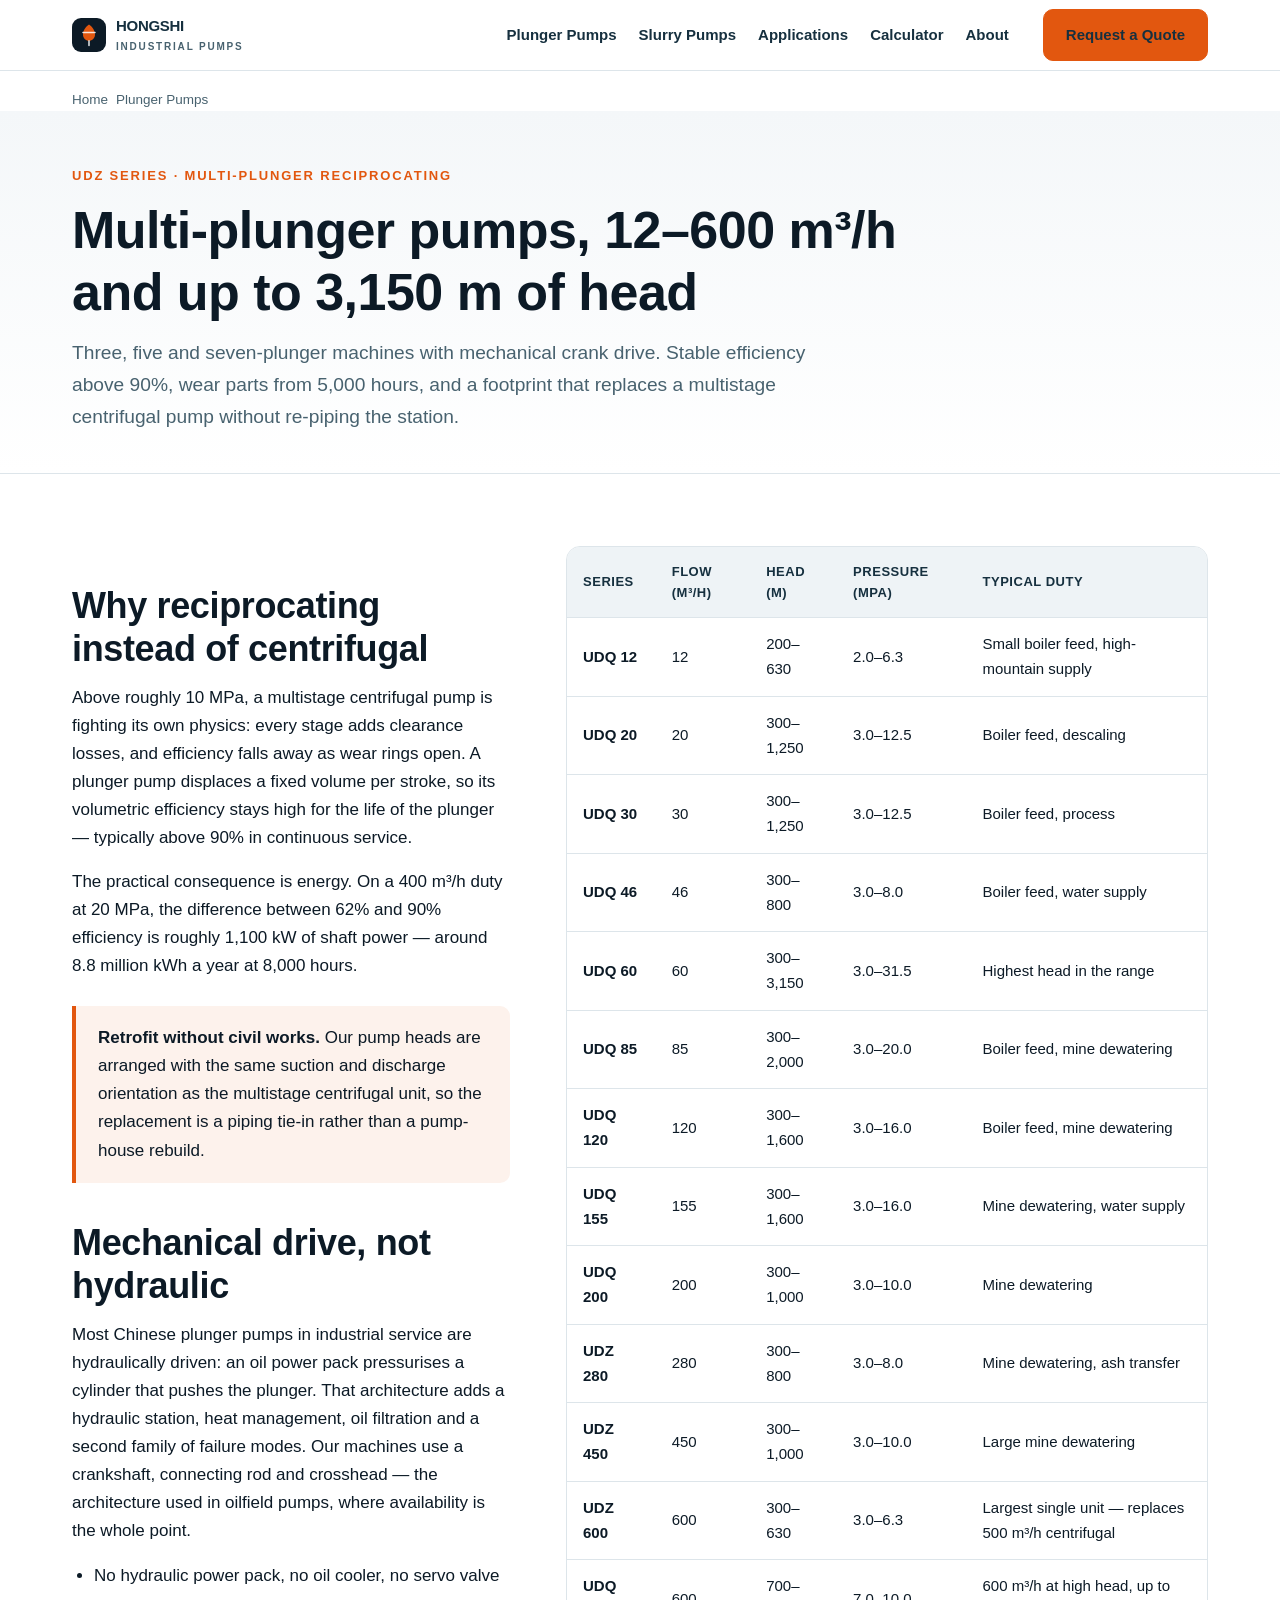
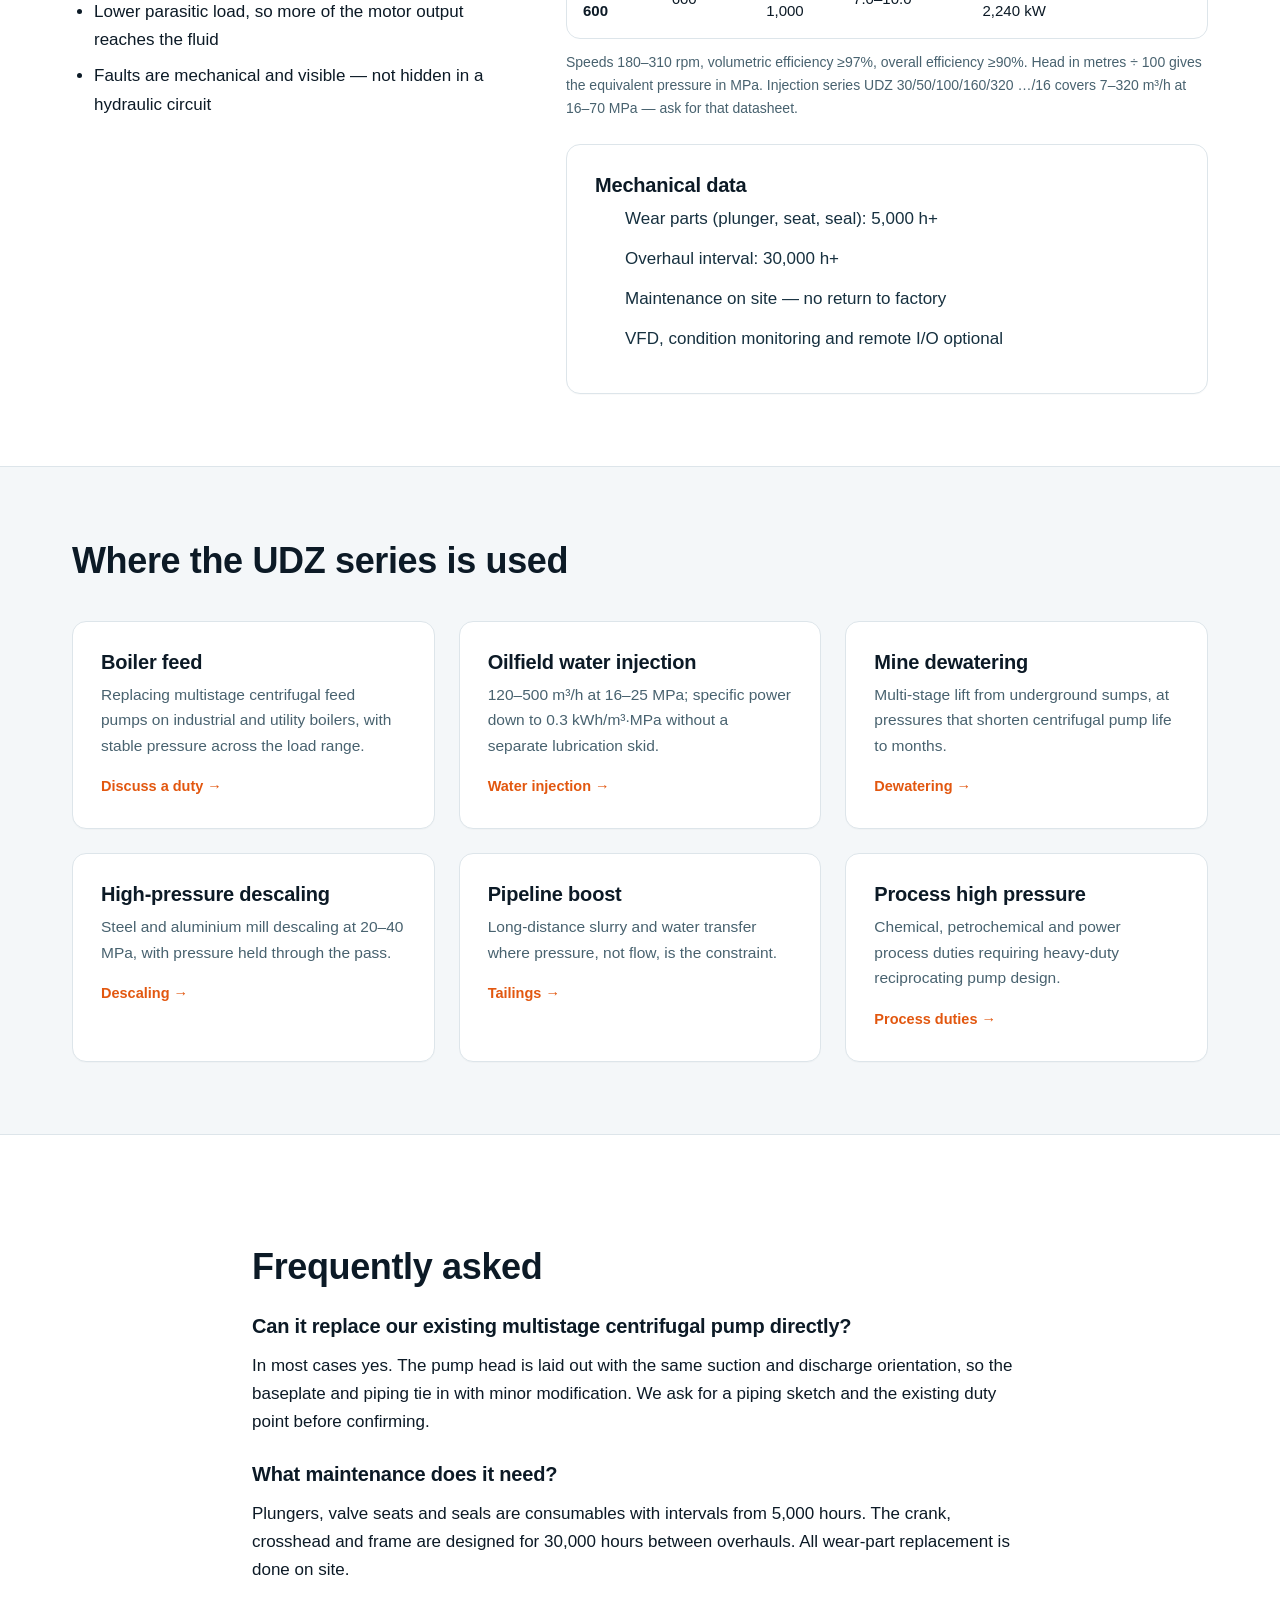
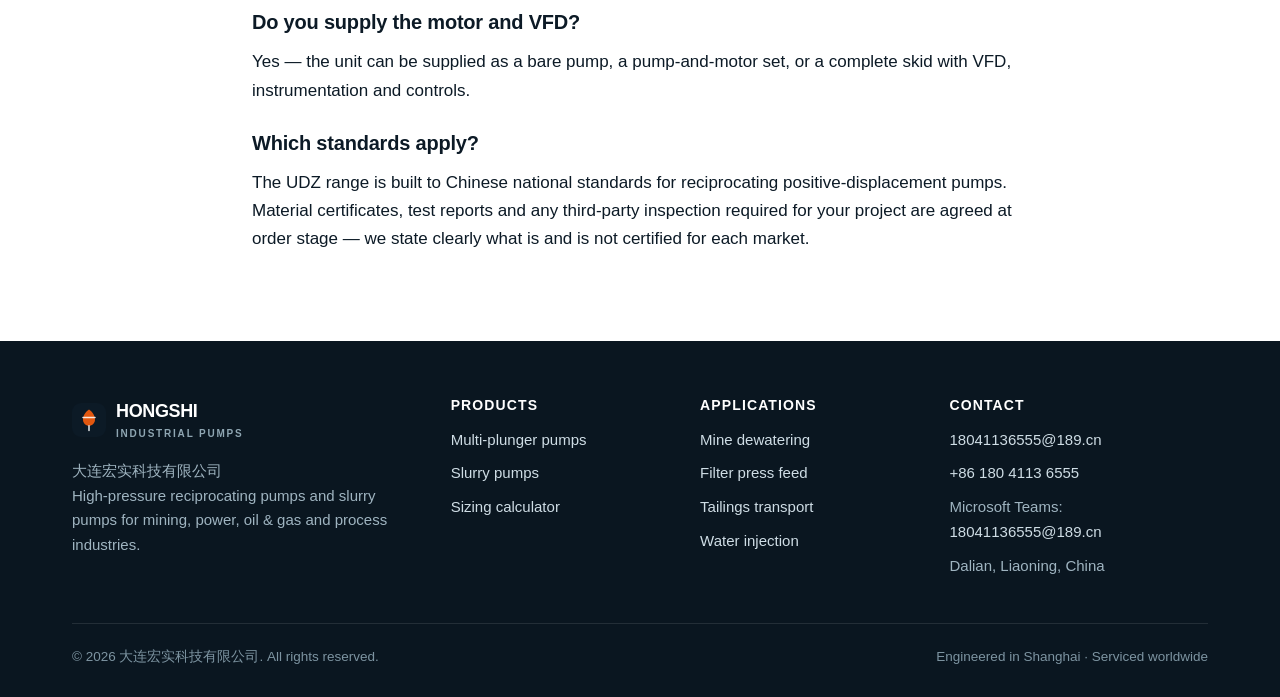
<file: plunger-pumps.html>
<!doctype html>
<html lang="en">
<head>
<meta charset="utf-8">
<meta name="viewport" content="width=device-width, initial-scale=1">
<title>Multi-Plunger Reciprocating Pumps 12–600 m³/h, up to 3,150 m Head | DALIAN HONGSHI TECHNOLOGY</title>
<meta name="description" content="Three, five and seven-plunger reciprocating pumps: 12–600 m³/h, heads 200–3,150 m, injection series to 70 MPa, 90%+ efficiency. Drop-in replacement for multistage centrifugal pumps.">
<link rel="canonical" href="https://jeeftang.github.io/tonglan-fluid-site/plunger-pumps.html">
<meta property="og:type" content="website">
<meta property="og:site_name" content="DALIAN HONGSHI TECHNOLOGY">
<meta property="og:title" content="Multi-Plunger Reciprocating Pumps 12–600 m³/h, up to 3,150 m Head | DALIAN HONGSHI TECHNOLOGY">
<meta property="og:description" content="Three, five and seven-plunger reciprocating pumps: 12–600 m³/h, heads 200–3,150 m, injection series to 70 MPa, 90%+ efficiency. Drop-in replacement for multistage centrifugal pumps.">
<meta property="og:url" content="https://jeeftang.github.io/tonglan-fluid-site/plunger-pumps.html">
<meta name="twitter:card" content="summary_large_image">
<meta name="theme-color" content="#0c1a26">
<link rel="stylesheet" href="assets/css/style.css">
<link rel="icon" href="data:image/svg+xml,<svg xmlns='http://www.w3.org/2000/svg' viewBox='0 0 34 34'><rect width='34' height='34' rx='9' fill='%230c1a26'/><path d='M17 6.5c3.6 2.4 6 6.2 6 10.2 0 3.3-2.7 6-6 6s-6-2.7-6-6c0-4 2.4-7.8 6-10.2Z' fill='%23e2570f'/></svg>">
<script type="application/ld+json">{"@context": "https://schema.org", "@type": "Product", "name": "TL Series Multi-Plunger Reciprocating Pump", "description": "Multi-plunger reciprocating pump, 12–600 m³/h, heads 200–3,150 m, efficiency above 90%, mechanical crank drive.", "brand": {"@type": "Brand", "name": "DALIAN HONGSHI TECHNOLOGY"}, "manufacturer": {"@type": "Organization", "name": "大连宏实科技有限公司"}, "url": "https://jeeftang.github.io/tonglan-fluid-site/plunger-pumps.html", "category": "Industrial pump", "additionalProperty": [{"@type": "PropertyValue", "name": "Flow rate", "value": "12–600 m³/h"}, {"@type": "PropertyValue", "name": "Discharge pressure", "value": "2.0–31.5 MPa (clear water) / 16–70 MPa (injection)"}, {"@type": "PropertyValue", "name": "Efficiency", "value": ">90%"}]}</script>

</head>
<body><header class="site">
  <div class="wrap nav">
    <a class="brand" href="index.html"><svg width="34" height="34" viewBox="0 0 34 34" fill="none" aria-hidden="true">
<rect width="34" height="34" rx="9" fill="#0c1a26"/>
<path d="M17 6.5c3.6 2.4 6 6.2 6 10.2 0 3.3-2.7 6-6 6s-6-2.7-6-6c0-4 2.4-7.8 6-10.2Z" fill="#e2570f"/>
<path d="M17 22.7v4.8M11 14.5h12" stroke="#fff" stroke-width="1.6" stroke-linecap="round" opacity=".85"/>
</svg><span>HONGSHI<small>Industrial Pumps</small></span></a>
    <ul><li><a href="plunger-pumps.html" class="on">Plunger Pumps</a></li><li><a href="slurry-pumps.html">Slurry Pumps</a></li><li><a href="applications.html">Applications</a></li><li><a href="calculator.html">Calculator</a></li><li><a href="about.html">About</a></li></ul>
    <a class="btn cta" href="contact.html">Request a Quote</a>
  </div>
</header>
<nav class="crumbs" aria-label="Breadcrumb"><div class="wrap"><ol style="list-style:none;display:flex;gap:8px;padding:0;margin:0" itemscope itemtype="https://schema.org/BreadcrumbList"><li itemprop="itemListElement" itemscope itemtype="https://schema.org/ListItem"><a itemprop="item" href="index.html"><span itemprop="name">Home</span></a><meta itemprop="position" content="1"></li><li itemprop="itemListElement" itemscope itemtype="https://schema.org/ListItem"><a itemprop="item" href="plunger-pumps.html"><span itemprop="name">Plunger Pumps</span></a><meta itemprop="position" content="2"></li></ol></div></nav>
<section class="page-head">
  <div class="wrap">
    <p class="eyebrow">UDZ series · multi-plunger reciprocating</p>
    <h1>Multi-plunger pumps, 12–600 m³/h and up to 3,150 m of head</h1>
    <p class="lead">Three, five and seven-plunger machines with mechanical crank drive. Stable efficiency above 90%, wear parts from 5,000 hours, and a footprint that replaces a multistage centrifugal pump without re-piping the station.</p>
  </div>
</section>

<section>
  <div class="wrap grid-2" style="gap:56px;align-items:start">
    <div class="prose">
      <h2>Why reciprocating instead of centrifugal</h2>
      <p>Above roughly 10 MPa, a multistage centrifugal pump is fighting its own physics: every stage adds clearance losses, and efficiency falls away as wear rings open. A plunger pump displaces a fixed volume per stroke, so its volumetric efficiency stays high for the life of the plunger — typically above 90% in continuous service.</p>
      <p>The practical consequence is energy. On a 400 m³/h duty at 20 MPa, the difference between 62% and 90% efficiency is roughly 1,100 kW of shaft power — around 8.8 million kWh a year at 8,000 hours.</p>
      <div class="callout"><p><strong>Retrofit without civil works.</strong> Our pump heads are arranged with the same suction and discharge orientation as the multistage centrifugal unit, so the replacement is a piping tie-in rather than a pump-house rebuild.</p></div>
      <h2>Mechanical drive, not hydraulic</h2>
      <p>Most Chinese plunger pumps in industrial service are hydraulically driven: an oil power pack pressurises a cylinder that pushes the plunger. That architecture adds a hydraulic station, heat management, oil filtration and a second family of failure modes. Our machines use a crankshaft, connecting rod and crosshead — the architecture used in oilfield pumps, where availability is the whole point.</p>
      <ul>
        <li>No hydraulic power pack, no oil cooler, no servo valve</li>
        <li>Lower parasitic load, so more of the motor output reaches the fluid</li>
        <li>Faults are mechanical and visible — not hidden in a hydraulic circuit</li>
      </ul>
    </div>
    <div>
      <div class="table-wrap">
        <table>
          <thead><tr><th>Series</th><th>Flow (m³/h)</th><th>Head (m)</th><th>Pressure (MPa)</th><th>Typical duty</th></tr></thead>
          <tbody>
                        <tr><td><strong>UDQ 12</strong></td><td class="num">12</td><td class="num">200–630</td><td class="num">2.0–6.3</td><td>Small boiler feed, high-mountain supply</td></tr>
            <tr><td><strong>UDQ 20</strong></td><td class="num">20</td><td class="num">300–1,250</td><td class="num">3.0–12.5</td><td>Boiler feed, descaling</td></tr>
            <tr><td><strong>UDQ 30</strong></td><td class="num">30</td><td class="num">300–1,250</td><td class="num">3.0–12.5</td><td>Boiler feed, process</td></tr>
            <tr><td><strong>UDQ 46</strong></td><td class="num">46</td><td class="num">300–800</td><td class="num">3.0–8.0</td><td>Boiler feed, water supply</td></tr>
            <tr><td><strong>UDQ 60</strong></td><td class="num">60</td><td class="num">300–3,150</td><td class="num">3.0–31.5</td><td>Highest head in the range</td></tr>
            <tr><td><strong>UDQ 85</strong></td><td class="num">85</td><td class="num">300–2,000</td><td class="num">3.0–20.0</td><td>Boiler feed, mine dewatering</td></tr>
            <tr><td><strong>UDQ 120</strong></td><td class="num">120</td><td class="num">300–1,600</td><td class="num">3.0–16.0</td><td>Boiler feed, mine dewatering</td></tr>
            <tr><td><strong>UDQ 155</strong></td><td class="num">155</td><td class="num">300–1,600</td><td class="num">3.0–16.0</td><td>Mine dewatering, water supply</td></tr>
            <tr><td><strong>UDQ 200</strong></td><td class="num">200</td><td class="num">300–1,000</td><td class="num">3.0–10.0</td><td>Mine dewatering</td></tr>
            <tr><td><strong>UDZ 280</strong></td><td class="num">280</td><td class="num">300–800</td><td class="num">3.0–8.0</td><td>Mine dewatering, ash transfer</td></tr>
            <tr><td><strong>UDZ 450</strong></td><td class="num">450</td><td class="num">300–1,000</td><td class="num">3.0–10.0</td><td>Large mine dewatering</td></tr>
            <tr><td><strong>UDZ 600</strong></td><td class="num">600</td><td class="num">300–630</td><td class="num">3.0–6.3</td><td>Largest single unit — replaces 500 m³/h centrifugal</td></tr>
            <tr><td><strong>UDQ 600</strong></td><td class="num">600</td><td class="num">700–1,000</td><td class="num">7.0–10.0</td><td>600 m³/h at high head, up to 2,240 kW</td></tr>
          </tbody>
        </table>
      </div>
      <p class="small" style="margin-top:12px">Speeds 180–310 rpm, volumetric efficiency ≥97%, overall efficiency ≥90%. Head in metres ÷ 100 gives the equivalent pressure in MPa. Injection series UDZ 30/50/100/160/320 …/16 covers 7–320 m³/h at 16–70 MPa — ask for that datasheet.</p>
      <div class="card" style="margin-top:24px">
        <h3>Mechanical data</h3>
        <ul class="checks">
          <li>Wear parts (plunger, seat, seal): 5,000 h+</li>
          <li>Overhaul interval: 30,000 h+</li>
          <li>Maintenance on site — no return to factory</li>
          <li>VFD, condition monitoring and remote I/O optional</li>
        </ul>
      </div>
    </div>
  </div>
</section>

<section class="alt">
  <div class="wrap">
    <div class="sec-head"><h2>Where the UDZ series is used</h2></div>
    <div class="grid-3">
      <article class="card"><h3>Boiler feed</h3><p>Replacing multistage centrifugal feed pumps on industrial and utility boilers, with stable pressure across the load range.</p><a class="more" href="contact.html">Discuss a duty →</a></article>
      <article class="card"><h3>Oilfield water injection</h3><p>120–500 m³/h at 16–25 MPa; specific power down to 0.3 kWh/m³·MPa without a separate lubrication skid.</p><a class="more" href="water-injection.html">Water injection →</a></article>
      <article class="card"><h3>Mine dewatering</h3><p>Multi-stage lift from underground sumps, at pressures that shorten centrifugal pump life to months.</p><a class="more" href="mine-dewatering.html">Dewatering →</a></article>
      <article class="card"><h3>High-pressure descaling</h3><p>Steel and aluminium mill descaling at 20–40 MPa, with pressure held through the pass.</p><a class="more" href="contact.html">Descaling →</a></article>
      <article class="card"><h3>Pipeline boost</h3><p>Long-distance slurry and water transfer where pressure, not flow, is the constraint.</p><a class="more" href="tailings-transport.html">Tailings →</a></article>
      <article class="card"><h3>Process high pressure</h3><p>Chemical, petrochemical and power process duties requiring heavy-duty reciprocating pump design.</p><a class="more" href="contact.html">Process duties →</a></article>
    </div>
  </div>
</section>

<section>
  <div class="wrap prose">
    <h2>Frequently asked</h2>
    <h3>Can it replace our existing multistage centrifugal pump directly?</h3>
    <p>In most cases yes. The pump head is laid out with the same suction and discharge orientation, so the baseplate and piping tie in with minor modification. We ask for a piping sketch and the existing duty point before confirming.</p>
    <h3>What maintenance does it need?</h3>
    <p>Plungers, valve seats and seals are consumables with intervals from 5,000 hours. The crank, crosshead and frame are designed for 30,000 hours between overhauls. All wear-part replacement is done on site.</p>
    <h3>Do you supply the motor and VFD?</h3>
    <p>Yes — the unit can be supplied as a bare pump, a pump-and-motor set, or a complete skid with VFD, instrumentation and controls.</p>
    <h3>Which standards apply?</h3>
    <p>The UDZ range is built to Chinese national standards for reciprocating positive-displacement pumps. Material certificates, test reports and any third-party inspection required for your project are agreed at order stage — we state clearly what is and is not certified for each market.</p>
  </div>
</section>
<footer class="site">
  <div class="wrap">
    <div class="fgrid">
      <div>
        <a class="brand" href="index.html" style="color:#fff"><svg width="34" height="34" viewBox="0 0 34 34" fill="none" aria-hidden="true">
<rect width="34" height="34" rx="9" fill="#0c1a26"/>
<path d="M17 6.5c3.6 2.4 6 6.2 6 10.2 0 3.3-2.7 6-6 6s-6-2.7-6-6c0-4 2.4-7.8 6-10.2Z" fill="#e2570f"/>
<path d="M17 22.7v4.8M11 14.5h12" stroke="#fff" stroke-width="1.6" stroke-linecap="round" opacity=".85"/>
</svg><span style="color:#fff">HONGSHI<small style="color:#8fa6b2">Industrial Pumps</small></span></a>
        <p style="margin-top:16px;max-width:320px">大连宏实科技有限公司<br>High-pressure reciprocating pumps and slurry pumps for mining, power, oil &amp; gas and process industries.</p>
      </div>
      <div>
        <h4>Products</h4>
        <ul>
          <li><a href="plunger-pumps.html">Multi-plunger pumps</a></li>
          <li><a href="slurry-pumps.html">Slurry pumps</a></li>
          <li><a href="calculator.html">Sizing calculator</a></li>
        </ul>
      </div>
      <div>
        <h4>Applications</h4>
        <ul>
          <li><a href="mine-dewatering.html">Mine dewatering</a></li>
          <li><a href="filter-press-feed.html">Filter press feed</a></li>
          <li><a href="tailings-transport.html">Tailings transport</a></li>
          <li><a href="water-injection.html">Water injection</a></li>
        </ul>
      </div>
      <div>
        <h4>Contact</h4>
        <ul>
          <li><a href="mailto:18041136555@189.cn">18041136555@189.cn</a></li>
          <li><a href="tel:+8618041136555">+86 180 4113 6555</a></li>
          <li>Microsoft Teams: <a href="mailto:18041136555@189.cn">18041136555@189.cn</a></li>
          <li>Dalian, Liaoning, China</li>
        </ul>
      </div>
    </div>
    <div class="copy">
      <span>© 2026 大连宏实科技有限公司. All rights reserved.</span>
      <span>Engineered in Shanghai · Serviced worldwide</span>
    </div>
  </div>
</footer>
<script src="assets/js/calc.js" defer></script>
</body>
</html>
</file>
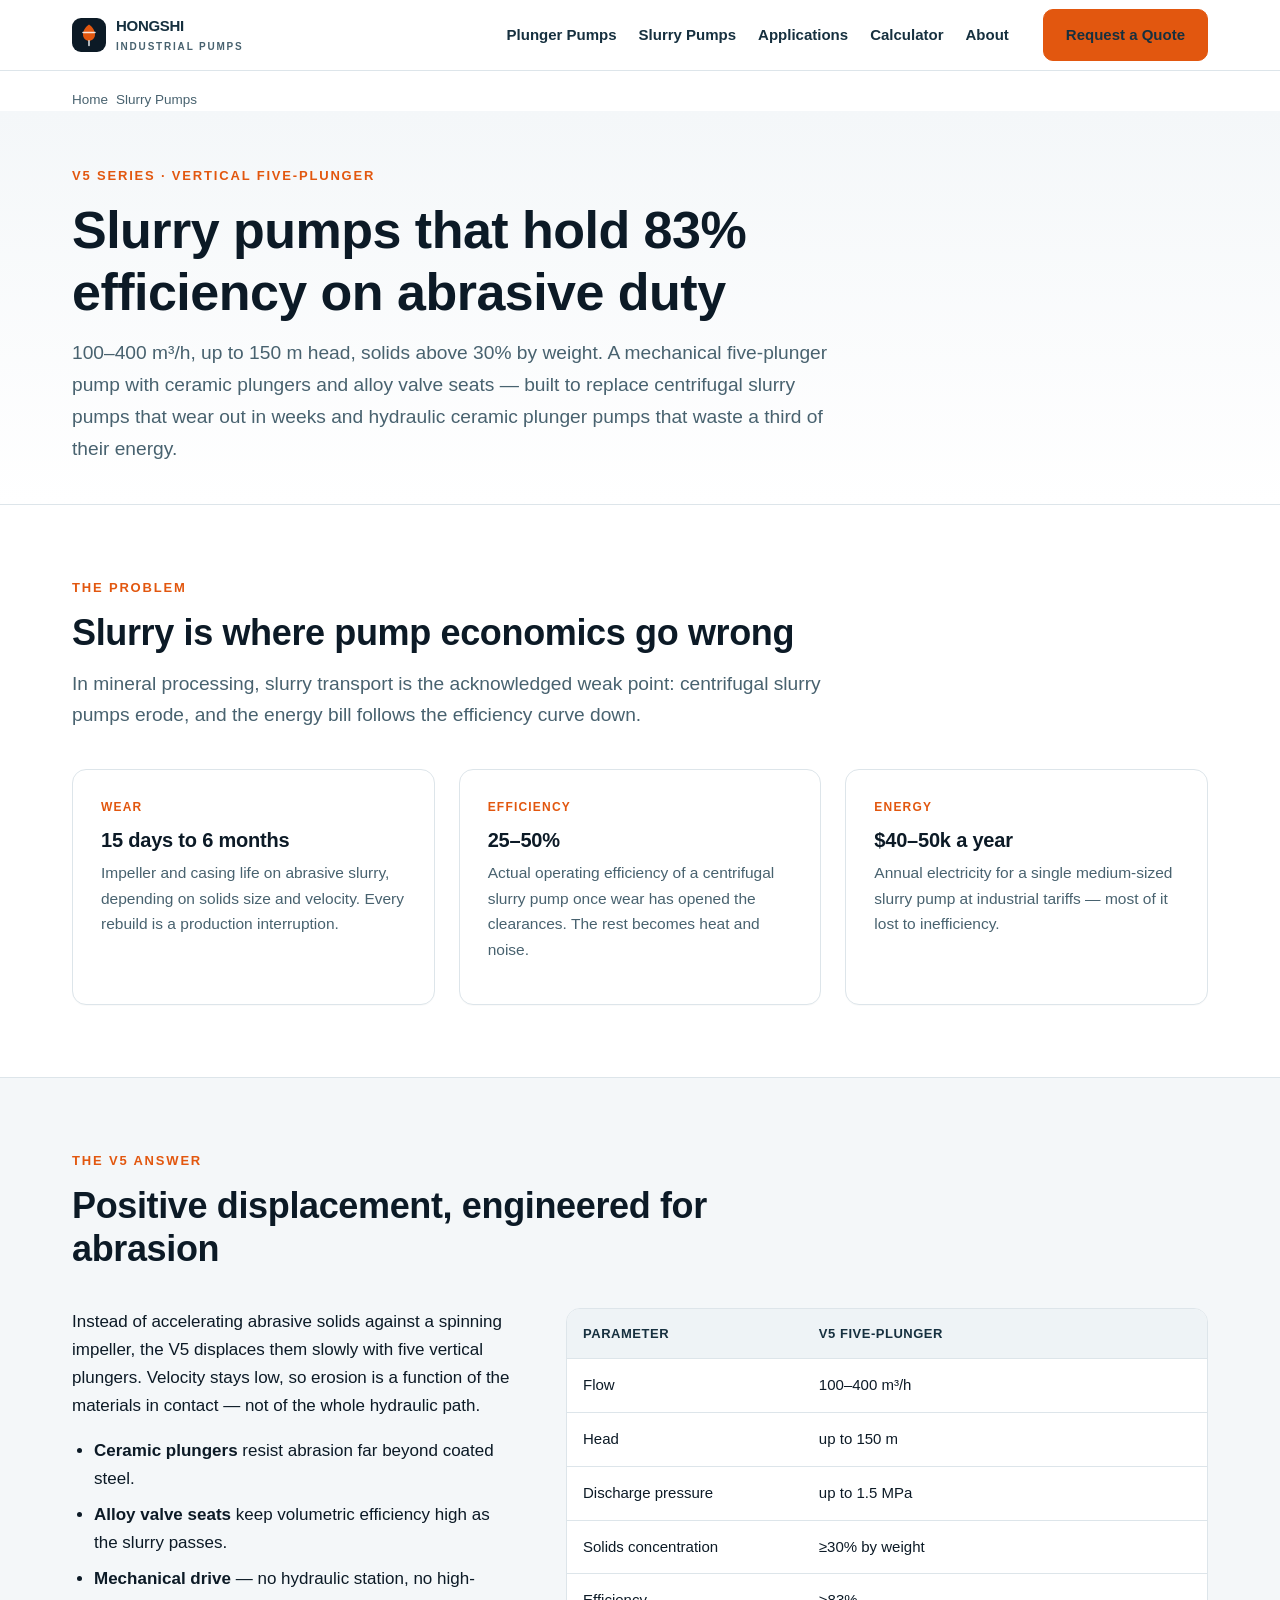
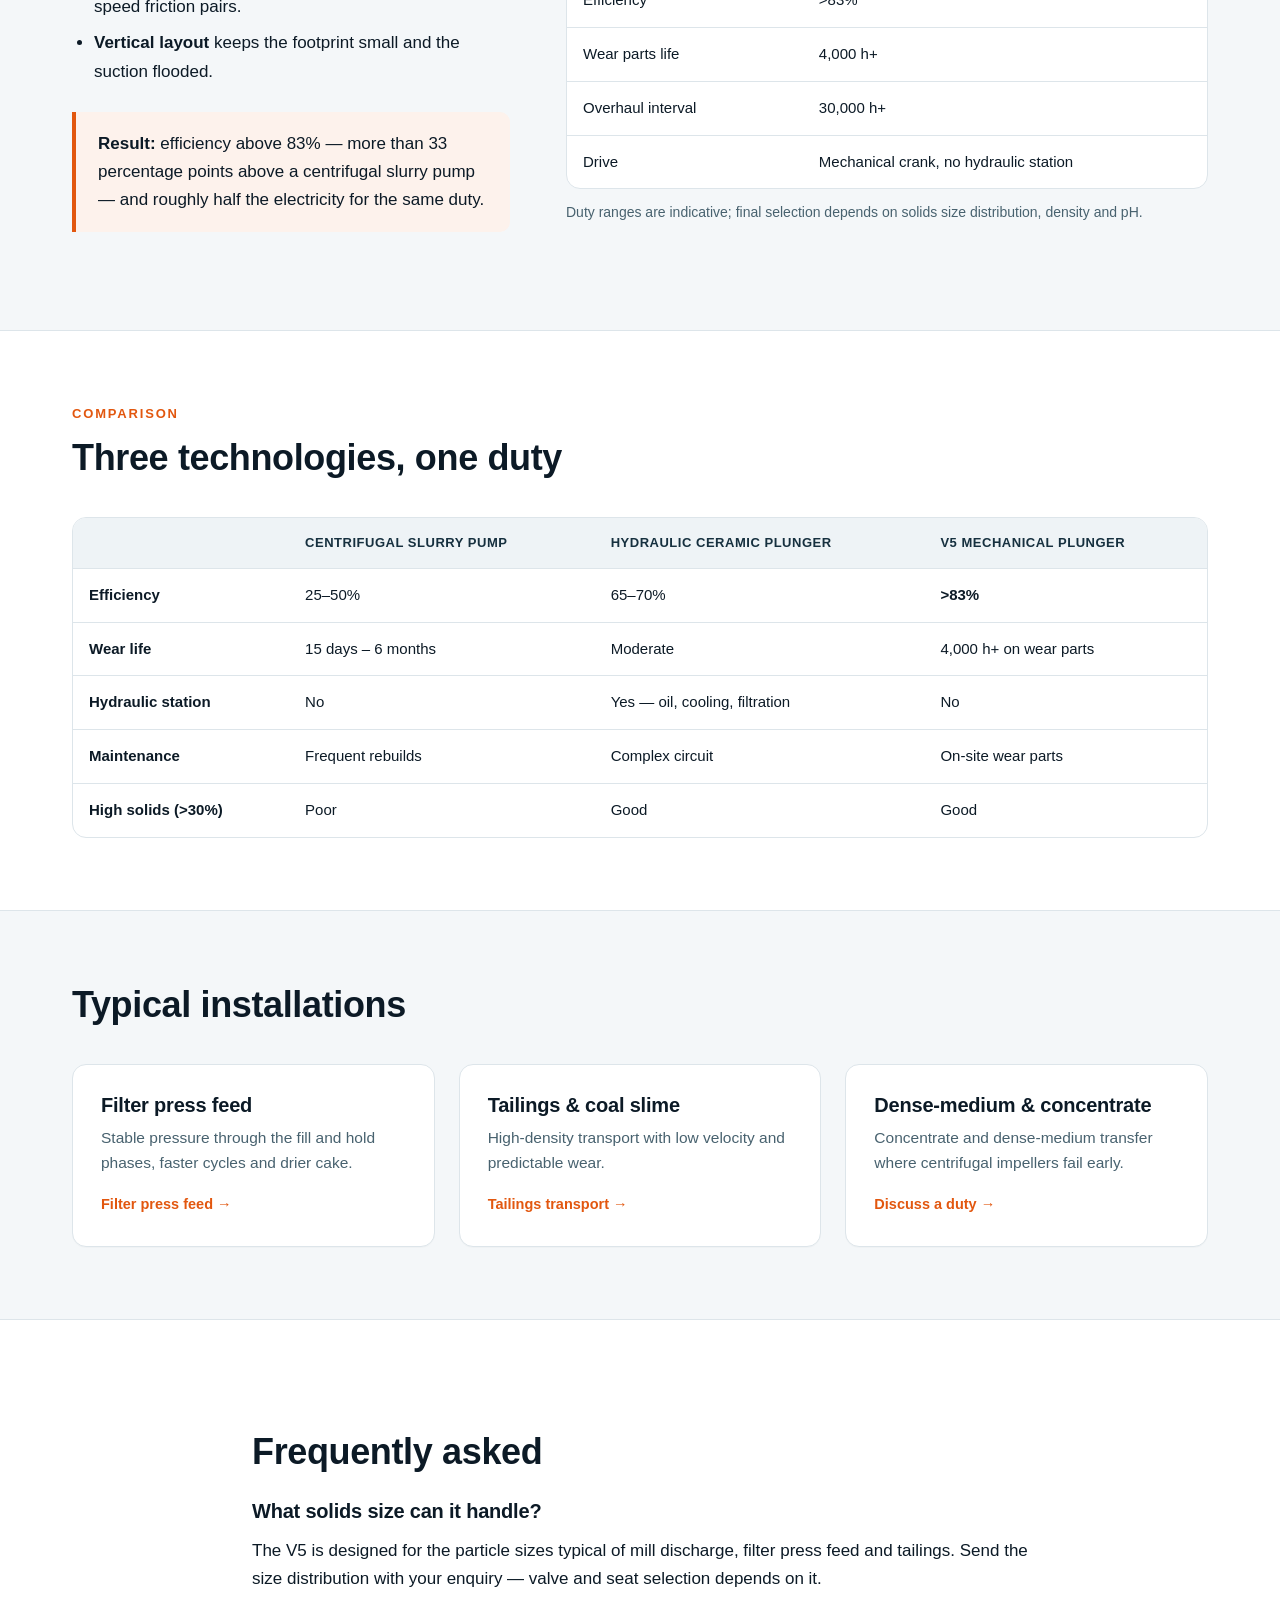
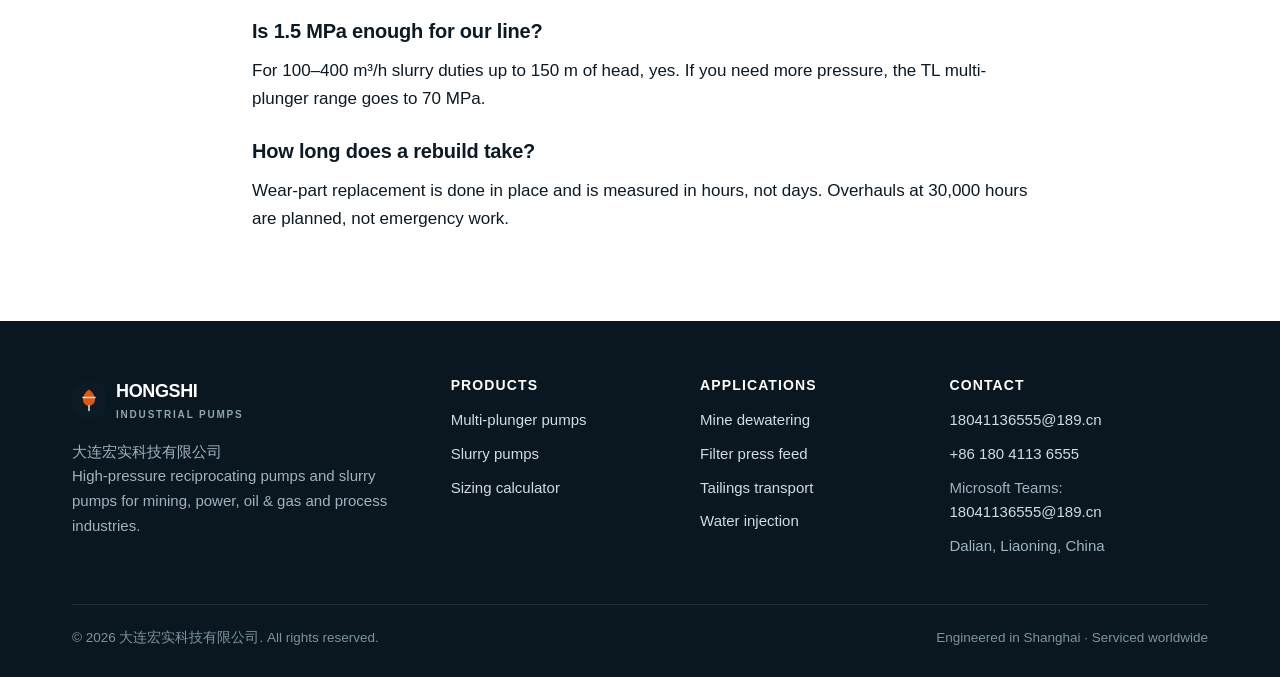
<file: slurry-pumps.html>
<!doctype html>
<html lang="en">
<head>
<meta charset="utf-8">
<meta name="viewport" content="width=device-width, initial-scale=1">
<title>Slurry Pumps 100–400 m³/h, 83%+ Efficiency | DALIAN HONGSHI TECHNOLOGY</title>
<meta name="description" content="V5 vertical five-plunger slurry pumps for abrasive duty: 100–400 m³/h, 150 m head, 30%+ solids, 83%+ efficiency with ceramic plungers and alloy valve seats.">
<link rel="canonical" href="https://jeeftang.github.io/tonglan-fluid-site/slurry-pumps.html">
<meta property="og:type" content="website">
<meta property="og:site_name" content="DALIAN HONGSHI TECHNOLOGY">
<meta property="og:title" content="Slurry Pumps 100–400 m³/h, 83%+ Efficiency | DALIAN HONGSHI TECHNOLOGY">
<meta property="og:description" content="V5 vertical five-plunger slurry pumps for abrasive duty: 100–400 m³/h, 150 m head, 30%+ solids, 83%+ efficiency with ceramic plungers and alloy valve seats.">
<meta property="og:url" content="https://jeeftang.github.io/tonglan-fluid-site/slurry-pumps.html">
<meta name="twitter:card" content="summary_large_image">
<meta name="theme-color" content="#0c1a26">
<link rel="stylesheet" href="assets/css/style.css">
<link rel="icon" href="data:image/svg+xml,<svg xmlns='http://www.w3.org/2000/svg' viewBox='0 0 34 34'><rect width='34' height='34' rx='9' fill='%230c1a26'/><path d='M17 6.5c3.6 2.4 6 6.2 6 10.2 0 3.3-2.7 6-6 6s-6-2.7-6-6c0-4 2.4-7.8 6-10.2Z' fill='%23e2570f'/></svg>">
<script type="application/ld+json">{"@context": "https://schema.org", "@type": "Product", "name": "V5 Vertical Five-Plunger Slurry Pump", "description": "Slurry pump, 100–400 m³/h, up to 150 m head, above 30% solids by weight, 83%+ efficiency.", "brand": {"@type": "Brand", "name": "DALIAN HONGSHI TECHNOLOGY"}, "manufacturer": {"@type": "Organization", "name": "大连宏实科技有限公司"}, "url": "https://jeeftang.github.io/tonglan-fluid-site/slurry-pumps.html", "category": "Industrial pump", "additionalProperty": [{"@type": "PropertyValue", "name": "Flow rate", "value": "100–400 m³/h"}, {"@type": "PropertyValue", "name": "Head", "value": "up to 150 m"}, {"@type": "PropertyValue", "name": "Efficiency", "value": ">83%"}]}</script>

</head>
<body><header class="site">
  <div class="wrap nav">
    <a class="brand" href="index.html"><svg width="34" height="34" viewBox="0 0 34 34" fill="none" aria-hidden="true">
<rect width="34" height="34" rx="9" fill="#0c1a26"/>
<path d="M17 6.5c3.6 2.4 6 6.2 6 10.2 0 3.3-2.7 6-6 6s-6-2.7-6-6c0-4 2.4-7.8 6-10.2Z" fill="#e2570f"/>
<path d="M17 22.7v4.8M11 14.5h12" stroke="#fff" stroke-width="1.6" stroke-linecap="round" opacity=".85"/>
</svg><span>HONGSHI<small>Industrial Pumps</small></span></a>
    <ul><li><a href="plunger-pumps.html">Plunger Pumps</a></li><li><a href="slurry-pumps.html" class="on">Slurry Pumps</a></li><li><a href="applications.html">Applications</a></li><li><a href="calculator.html">Calculator</a></li><li><a href="about.html">About</a></li></ul>
    <a class="btn cta" href="contact.html">Request a Quote</a>
  </div>
</header>
<nav class="crumbs" aria-label="Breadcrumb"><div class="wrap"><ol style="list-style:none;display:flex;gap:8px;padding:0;margin:0" itemscope itemtype="https://schema.org/BreadcrumbList"><li itemprop="itemListElement" itemscope itemtype="https://schema.org/ListItem"><a itemprop="item" href="index.html"><span itemprop="name">Home</span></a><meta itemprop="position" content="1"></li><li itemprop="itemListElement" itemscope itemtype="https://schema.org/ListItem"><a itemprop="item" href="slurry-pumps.html"><span itemprop="name">Slurry Pumps</span></a><meta itemprop="position" content="2"></li></ol></div></nav>
<section class="page-head">
  <div class="wrap">
    <p class="eyebrow">V5 series · vertical five-plunger</p>
    <h1>Slurry pumps that hold 83% efficiency on abrasive duty</h1>
    <p class="lead">100–400 m³/h, up to 150 m head, solids above 30% by weight. A mechanical five-plunger pump with ceramic plungers and alloy valve seats — built to replace centrifugal slurry pumps that wear out in weeks and hydraulic ceramic plunger pumps that waste a third of their energy.</p>
  </div>
</section>

<section>
  <div class="wrap">
    <div class="sec-head">
      <p class="eyebrow">The problem</p>
      <h2>Slurry is where pump economics go wrong</h2>
      <p class="lead">In mineral processing, slurry transport is the acknowledged weak point: centrifugal slurry pumps erode, and the energy bill follows the efficiency curve down.</p>
    </div>
    <div class="grid-3">
      <div class="card"><p class="tag">Wear</p><h3>15 days to 6 months</h3><p>Impeller and casing life on abrasive slurry, depending on solids size and velocity. Every rebuild is a production interruption.</p></div>
      <div class="card"><p class="tag">Efficiency</p><h3>25–50%</h3><p>Actual operating efficiency of a centrifugal slurry pump once wear has opened the clearances. The rest becomes heat and noise.</p></div>
      <div class="card"><p class="tag">Energy</p><h3>$40–50k a year</h3><p>Annual electricity for a single medium-sized slurry pump at industrial tariffs — most of it lost to inefficiency.</p></div>
    </div>
  </div>
</section>

<section class="alt">
  <div class="wrap">
    <div class="sec-head">
      <p class="eyebrow">The V5 answer</p>
      <h2>Positive displacement, engineered for abrasion</h2>
    </div>
    <div class="grid-2" style="gap:56px;align-items:start">
      <div class="prose">
        <p>Instead of accelerating abrasive solids against a spinning impeller, the V5 displaces them slowly with five vertical plungers. Velocity stays low, so erosion is a function of the materials in contact — not of the whole hydraulic path.</p>
        <ul>
          <li><strong>Ceramic plungers</strong> resist abrasion far beyond coated steel.</li>
          <li><strong>Alloy valve seats</strong> keep volumetric efficiency high as the slurry passes.</li>
          <li><strong>Mechanical drive</strong> — no hydraulic station, no high-speed friction pairs.</li>
          <li><strong>Vertical layout</strong> keeps the footprint small and the suction flooded.</li>
        </ul>
        <div class="callout"><p><strong>Result:</strong> efficiency above 83% — more than 33 percentage points above a centrifugal slurry pump — and roughly half the electricity for the same duty.</p></div>
      </div>
      <div>
        <div class="table-wrap">
          <table>
            <thead><tr><th>Parameter</th><th>V5 five-plunger</th></tr></thead>
            <tbody>
              <tr><td>Flow</td><td class="num">100–400 m³/h</td></tr>
              <tr><td>Head</td><td class="num">up to 150 m</td></tr>
              <tr><td>Discharge pressure</td><td class="num">up to 1.5 MPa</td></tr>
              <tr><td>Solids concentration</td><td class="num">≥30% by weight</td></tr>
              <tr><td>Efficiency</td><td class="num">&gt;83%</td></tr>
              <tr><td>Wear parts life</td><td class="num">4,000 h+</td></tr>
              <tr><td>Overhaul interval</td><td class="num">30,000 h+</td></tr>
              <tr><td>Drive</td><td>Mechanical crank, no hydraulic station</td></tr>
            </tbody>
          </table>
        </div>
        <p class="small" style="margin-top:12px">Duty ranges are indicative; final selection depends on solids size distribution, density and pH.</p>
      </div>
    </div>
  </div>
</section>

<section>
  <div class="wrap">
    <div class="sec-head"><p class="eyebrow">Comparison</p><h2>Three technologies, one duty</h2></div>
    <div class="table-wrap">
      <table>
        <thead><tr><th>&nbsp;</th><th>Centrifugal slurry pump</th><th>Hydraulic ceramic plunger</th><th>V5 mechanical plunger</th></tr></thead>
        <tbody>
          <tr><td><strong>Efficiency</strong></td><td class="num">25–50%</td><td class="num">65–70%</td><td class="num"><strong>&gt;83%</strong></td></tr>
          <tr><td><strong>Wear life</strong></td><td>15 days – 6 months</td><td>Moderate</td><td>4,000 h+ on wear parts</td></tr>
          <tr><td><strong>Hydraulic station</strong></td><td>No</td><td>Yes — oil, cooling, filtration</td><td>No</td></tr>
          <tr><td><strong>Maintenance</strong></td><td>Frequent rebuilds</td><td>Complex circuit</td><td>On-site wear parts</td></tr>
          <tr><td><strong>High solids (&gt;30%)</strong></td><td>Poor</td><td>Good</td><td>Good</td></tr>
        </tbody>
      </table>
    </div>
  </div>
</section>

<section class="alt">
  <div class="wrap">
    <div class="sec-head"><h2>Typical installations</h2></div>
    <div class="grid-3">
      <article class="card"><h3>Filter press feed</h3><p>Stable pressure through the fill and hold phases, faster cycles and drier cake.</p><a class="more" href="filter-press-feed.html">Filter press feed →</a></article>
      <article class="card"><h3>Tailings &amp; coal slime</h3><p>High-density transport with low velocity and predictable wear.</p><a class="more" href="tailings-transport.html">Tailings transport →</a></article>
      <article class="card"><h3>Dense-medium &amp; concentrate</h3><p>Concentrate and dense-medium transfer where centrifugal impellers fail early.</p><a class="more" href="contact.html">Discuss a duty →</a></article>
    </div>
  </div>
</section>

<section>
  <div class="wrap prose">
    <h2>Frequently asked</h2>
    <h3>What solids size can it handle?</h3>
    <p>The V5 is designed for the particle sizes typical of mill discharge, filter press feed and tailings. Send the size distribution with your enquiry — valve and seat selection depends on it.</p>
    <h3>Is 1.5 MPa enough for our line?</h3>
    <p>For 100–400 m³/h slurry duties up to 150 m of head, yes. If you need more pressure, the TL multi-plunger range goes to 70 MPa.</p>
    <h3>How long does a rebuild take?</h3>
    <p>Wear-part replacement is done in place and is measured in hours, not days. Overhauls at 30,000 hours are planned, not emergency work.</p>
  </div>
</section>
<footer class="site">
  <div class="wrap">
    <div class="fgrid">
      <div>
        <a class="brand" href="index.html" style="color:#fff"><svg width="34" height="34" viewBox="0 0 34 34" fill="none" aria-hidden="true">
<rect width="34" height="34" rx="9" fill="#0c1a26"/>
<path d="M17 6.5c3.6 2.4 6 6.2 6 10.2 0 3.3-2.7 6-6 6s-6-2.7-6-6c0-4 2.4-7.8 6-10.2Z" fill="#e2570f"/>
<path d="M17 22.7v4.8M11 14.5h12" stroke="#fff" stroke-width="1.6" stroke-linecap="round" opacity=".85"/>
</svg><span style="color:#fff">HONGSHI<small style="color:#8fa6b2">Industrial Pumps</small></span></a>
        <p style="margin-top:16px;max-width:320px">大连宏实科技有限公司<br>High-pressure reciprocating pumps and slurry pumps for mining, power, oil &amp; gas and process industries.</p>
      </div>
      <div>
        <h4>Products</h4>
        <ul>
          <li><a href="plunger-pumps.html">Multi-plunger pumps</a></li>
          <li><a href="slurry-pumps.html">Slurry pumps</a></li>
          <li><a href="calculator.html">Sizing calculator</a></li>
        </ul>
      </div>
      <div>
        <h4>Applications</h4>
        <ul>
          <li><a href="mine-dewatering.html">Mine dewatering</a></li>
          <li><a href="filter-press-feed.html">Filter press feed</a></li>
          <li><a href="tailings-transport.html">Tailings transport</a></li>
          <li><a href="water-injection.html">Water injection</a></li>
        </ul>
      </div>
      <div>
        <h4>Contact</h4>
        <ul>
          <li><a href="mailto:18041136555@189.cn">18041136555@189.cn</a></li>
          <li><a href="tel:+8618041136555">+86 180 4113 6555</a></li>
          <li>Microsoft Teams: <a href="mailto:18041136555@189.cn">18041136555@189.cn</a></li>
          <li>Dalian, Liaoning, China</li>
        </ul>
      </div>
    </div>
    <div class="copy">
      <span>© 2026 大连宏实科技有限公司. All rights reserved.</span>
      <span>Engineered in Shanghai · Serviced worldwide</span>
    </div>
  </div>
</footer>
<script src="assets/js/calc.js" defer></script>
</body>
</html>
</file>
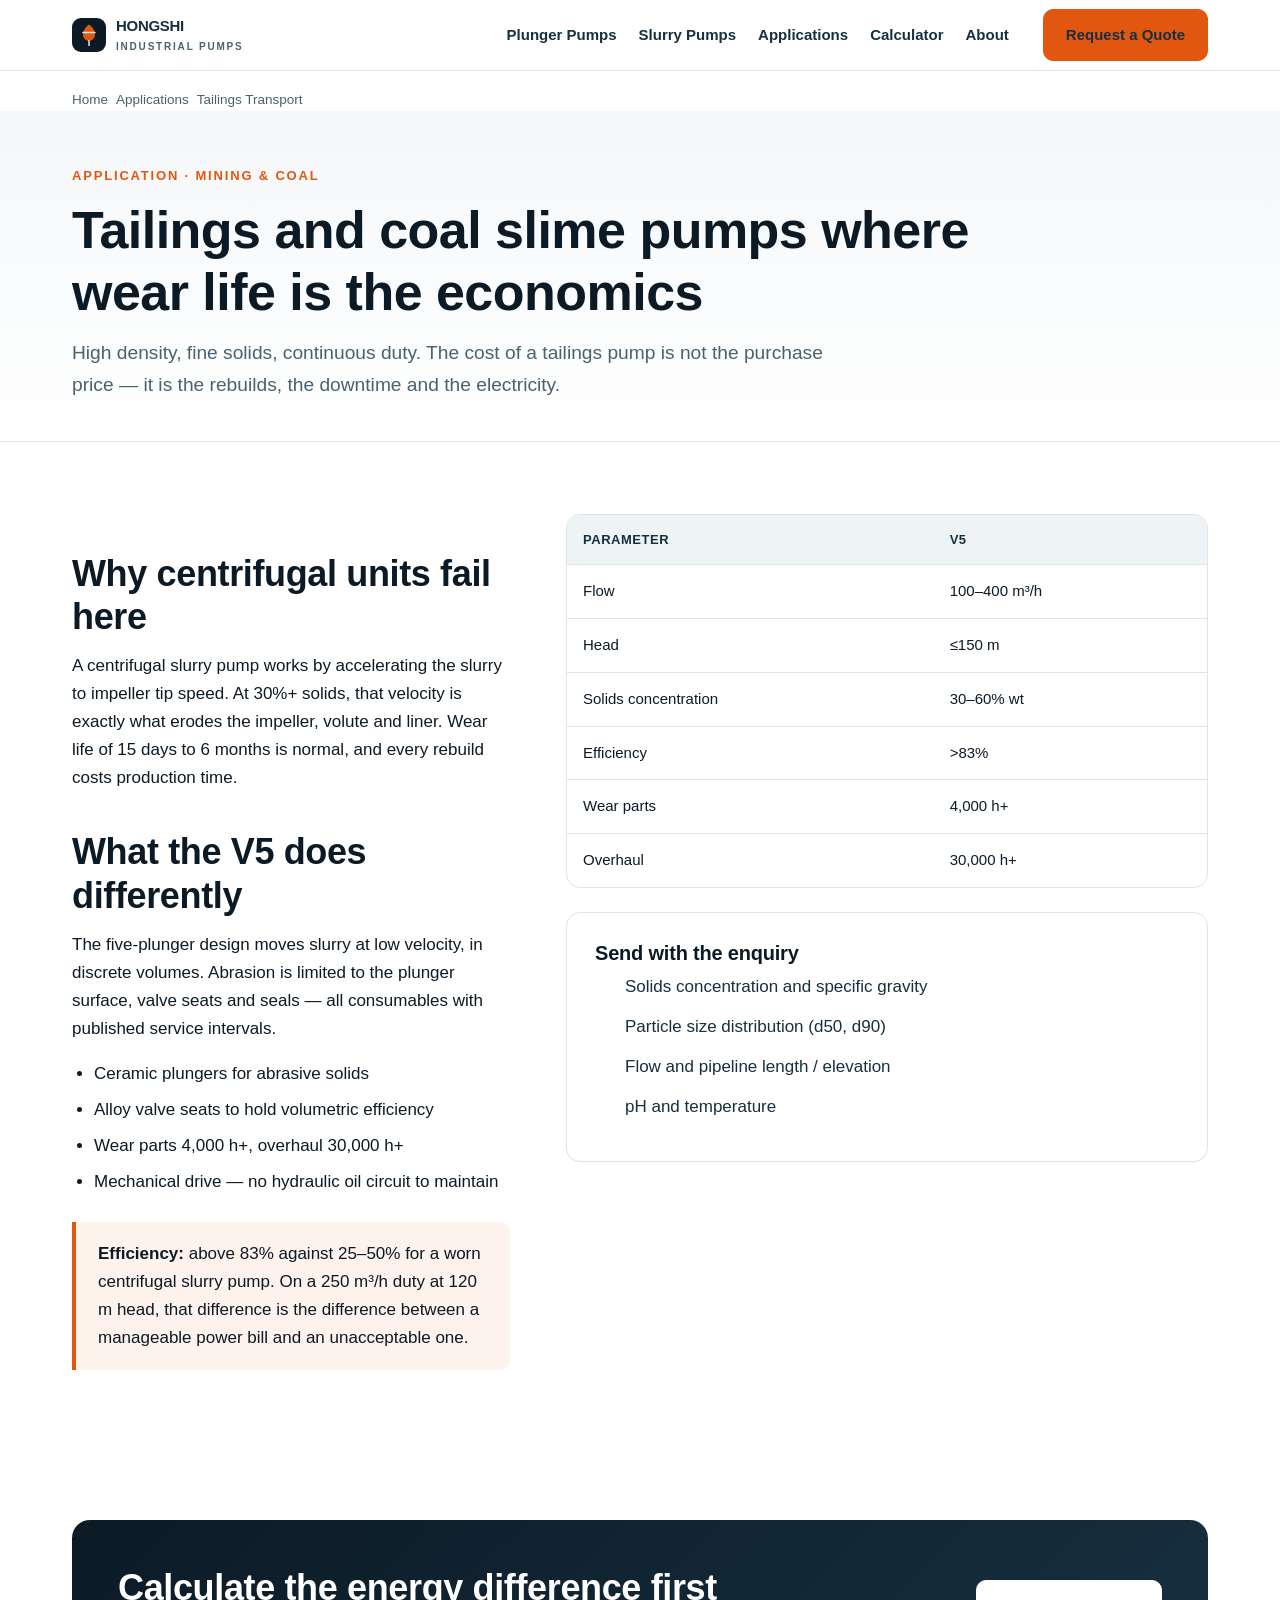
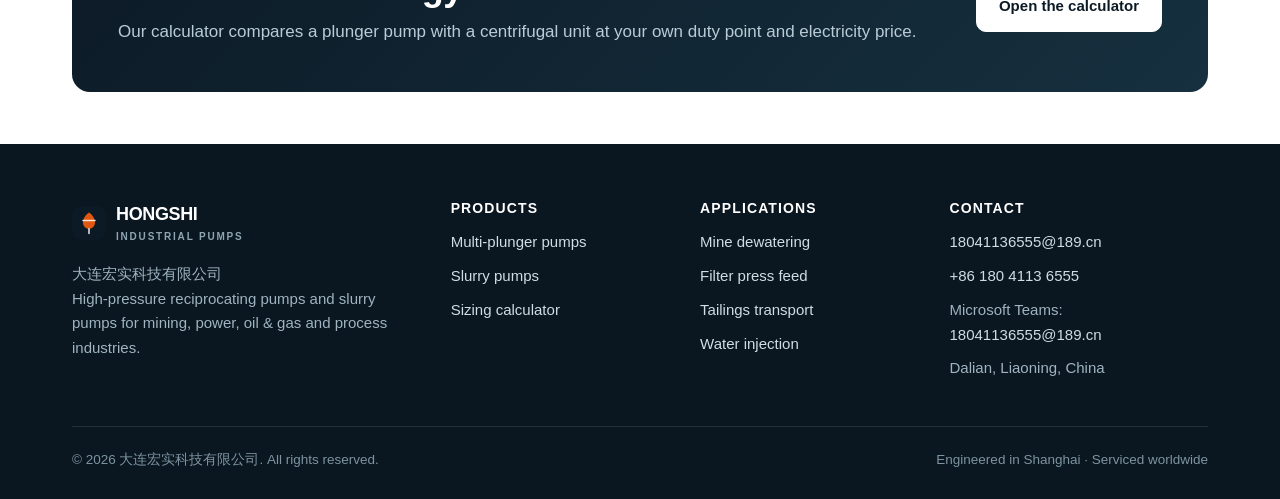
<file: tailings-transport.html>
<!doctype html>
<html lang="en">
<head>
<meta charset="utf-8">
<meta name="viewport" content="width=device-width, initial-scale=1">
<title>Tailings & Coal Slime Pumps — 30–60% Solids, 83%+ Efficiency | DALIAN HONGSHI TECHNOLOGY</title>
<meta name="description" content="V5 five-plunger pumps for tailings and coal slime transport: 100–400 m³/h, 30–60% solids, 83%+ efficiency, 4,000 h wear parts, on-site maintenance.">
<link rel="canonical" href="https://jeeftang.github.io/tonglan-fluid-site/tailings-transport.html">
<meta property="og:type" content="website">
<meta property="og:site_name" content="DALIAN HONGSHI TECHNOLOGY">
<meta property="og:title" content="Tailings & Coal Slime Pumps — 30–60% Solids, 83%+ Efficiency | DALIAN HONGSHI TECHNOLOGY">
<meta property="og:description" content="V5 five-plunger pumps for tailings and coal slime transport: 100–400 m³/h, 30–60% solids, 83%+ efficiency, 4,000 h wear parts, on-site maintenance.">
<meta property="og:url" content="https://jeeftang.github.io/tonglan-fluid-site/tailings-transport.html">
<meta name="twitter:card" content="summary_large_image">
<meta name="theme-color" content="#0c1a26">
<link rel="stylesheet" href="assets/css/style.css">
<link rel="icon" href="data:image/svg+xml,<svg xmlns='http://www.w3.org/2000/svg' viewBox='0 0 34 34'><rect width='34' height='34' rx='9' fill='%230c1a26'/><path d='M17 6.5c3.6 2.4 6 6.2 6 10.2 0 3.3-2.7 6-6 6s-6-2.7-6-6c0-4 2.4-7.8 6-10.2Z' fill='%23e2570f'/></svg>">


</head>
<body><header class="site">
  <div class="wrap nav">
    <a class="brand" href="index.html"><svg width="34" height="34" viewBox="0 0 34 34" fill="none" aria-hidden="true">
<rect width="34" height="34" rx="9" fill="#0c1a26"/>
<path d="M17 6.5c3.6 2.4 6 6.2 6 10.2 0 3.3-2.7 6-6 6s-6-2.7-6-6c0-4 2.4-7.8 6-10.2Z" fill="#e2570f"/>
<path d="M17 22.7v4.8M11 14.5h12" stroke="#fff" stroke-width="1.6" stroke-linecap="round" opacity=".85"/>
</svg><span>HONGSHI<small>Industrial Pumps</small></span></a>
    <ul><li><a href="plunger-pumps.html">Plunger Pumps</a></li><li><a href="slurry-pumps.html">Slurry Pumps</a></li><li><a href="applications.html" class="on">Applications</a></li><li><a href="calculator.html">Calculator</a></li><li><a href="about.html">About</a></li></ul>
    <a class="btn cta" href="contact.html">Request a Quote</a>
  </div>
</header>
<nav class="crumbs" aria-label="Breadcrumb"><div class="wrap"><ol style="list-style:none;display:flex;gap:8px;padding:0;margin:0" itemscope itemtype="https://schema.org/BreadcrumbList"><li itemprop="itemListElement" itemscope itemtype="https://schema.org/ListItem"><a itemprop="item" href="index.html"><span itemprop="name">Home</span></a><meta itemprop="position" content="1"></li><li itemprop="itemListElement" itemscope itemtype="https://schema.org/ListItem"><a itemprop="item" href="applications.html"><span itemprop="name">Applications</span></a><meta itemprop="position" content="2"></li><li itemprop="itemListElement" itemscope itemtype="https://schema.org/ListItem"><a itemprop="item" href="tailings-transport.html"><span itemprop="name">Tailings Transport</span></a><meta itemprop="position" content="3"></li></ol></div></nav>
<section class="page-head">
  <div class="wrap">
    <p class="eyebrow">Application · mining &amp; coal</p>
    <h1>Tailings and coal slime pumps where wear life is the economics</h1>
    <p class="lead">High density, fine solids, continuous duty. The cost of a tailings pump is not the purchase price — it is the rebuilds, the downtime and the electricity.</p>
  </div>
</section>

<section>
  <div class="wrap grid-2" style="gap:56px;align-items:start">
    <div class="prose">
      <h2>Why centrifugal units fail here</h2>
      <p>A centrifugal slurry pump works by accelerating the slurry to impeller tip speed. At 30%+ solids, that velocity is exactly what erodes the impeller, volute and liner. Wear life of 15 days to 6 months is normal, and every rebuild costs production time.</p>
      <h2>What the V5 does differently</h2>
      <p>The five-plunger design moves slurry at low velocity, in discrete volumes. Abrasion is limited to the plunger surface, valve seats and seals — all consumables with published service intervals.</p>
      <ul>
        <li>Ceramic plungers for abrasive solids</li>
        <li>Alloy valve seats to hold volumetric efficiency</li>
        <li>Wear parts 4,000 h+, overhaul 30,000 h+</li>
        <li>Mechanical drive — no hydraulic oil circuit to maintain</li>
      </ul>
      <div class="callout"><p><strong>Efficiency:</strong> above 83% against 25–50% for a worn centrifugal slurry pump. On a 250 m³/h duty at 120 m head, that difference is the difference between a manageable power bill and an unacceptable one.</p></div>
    </div>
    <div>
      <div class="table-wrap">
        <table>
          <thead><tr><th>Parameter</th><th>V5</th></tr></thead>
          <tbody>
            <tr><td>Flow</td><td class="num">100–400 m³/h</td></tr>
            <tr><td>Head</td><td class="num">≤150 m</td></tr>
            <tr><td>Solids concentration</td><td class="num">30–60% wt</td></tr>
            <tr><td>Efficiency</td><td class="num">&gt;83%</td></tr>
            <tr><td>Wear parts</td><td class="num">4,000 h+</td></tr>
            <tr><td>Overhaul</td><td class="num">30,000 h+</td></tr>
          </tbody>
        </table>
      </div>
      <div class="card" style="margin-top:24px">
        <h3>Send with the enquiry</h3>
        <ul class="checks">
          <li>Solids concentration and specific gravity</li>
          <li>Particle size distribution (d50, d90)</li>
          <li>Flow and pipeline length / elevation</li>
          <li>pH and temperature</li>
        </ul>
      </div>
    </div>
  </div>
</section>

<section class="tight"><div class="wrap"><div class="band"><div><h2>Calculate the energy difference first</h2><p>Our calculator compares a plunger pump with a centrifugal unit at your own duty point and electricity price.</p></div><a class="btn light" href="calculator.html">Open the calculator</a></div></div></section>
<footer class="site">
  <div class="wrap">
    <div class="fgrid">
      <div>
        <a class="brand" href="index.html" style="color:#fff"><svg width="34" height="34" viewBox="0 0 34 34" fill="none" aria-hidden="true">
<rect width="34" height="34" rx="9" fill="#0c1a26"/>
<path d="M17 6.5c3.6 2.4 6 6.2 6 10.2 0 3.3-2.7 6-6 6s-6-2.7-6-6c0-4 2.4-7.8 6-10.2Z" fill="#e2570f"/>
<path d="M17 22.7v4.8M11 14.5h12" stroke="#fff" stroke-width="1.6" stroke-linecap="round" opacity=".85"/>
</svg><span style="color:#fff">HONGSHI<small style="color:#8fa6b2">Industrial Pumps</small></span></a>
        <p style="margin-top:16px;max-width:320px">大连宏实科技有限公司<br>High-pressure reciprocating pumps and slurry pumps for mining, power, oil &amp; gas and process industries.</p>
      </div>
      <div>
        <h4>Products</h4>
        <ul>
          <li><a href="plunger-pumps.html">Multi-plunger pumps</a></li>
          <li><a href="slurry-pumps.html">Slurry pumps</a></li>
          <li><a href="calculator.html">Sizing calculator</a></li>
        </ul>
      </div>
      <div>
        <h4>Applications</h4>
        <ul>
          <li><a href="mine-dewatering.html">Mine dewatering</a></li>
          <li><a href="filter-press-feed.html">Filter press feed</a></li>
          <li><a href="tailings-transport.html">Tailings transport</a></li>
          <li><a href="water-injection.html">Water injection</a></li>
        </ul>
      </div>
      <div>
        <h4>Contact</h4>
        <ul>
          <li><a href="mailto:18041136555@189.cn">18041136555@189.cn</a></li>
          <li><a href="tel:+8618041136555">+86 180 4113 6555</a></li>
          <li>Microsoft Teams: <a href="mailto:18041136555@189.cn">18041136555@189.cn</a></li>
          <li>Dalian, Liaoning, China</li>
        </ul>
      </div>
    </div>
    <div class="copy">
      <span>© 2026 大连宏实科技有限公司. All rights reserved.</span>
      <span>Engineered in Shanghai · Serviced worldwide</span>
    </div>
  </div>
</footer>
<script src="assets/js/calc.js" defer></script>
</body>
</html>
</file>
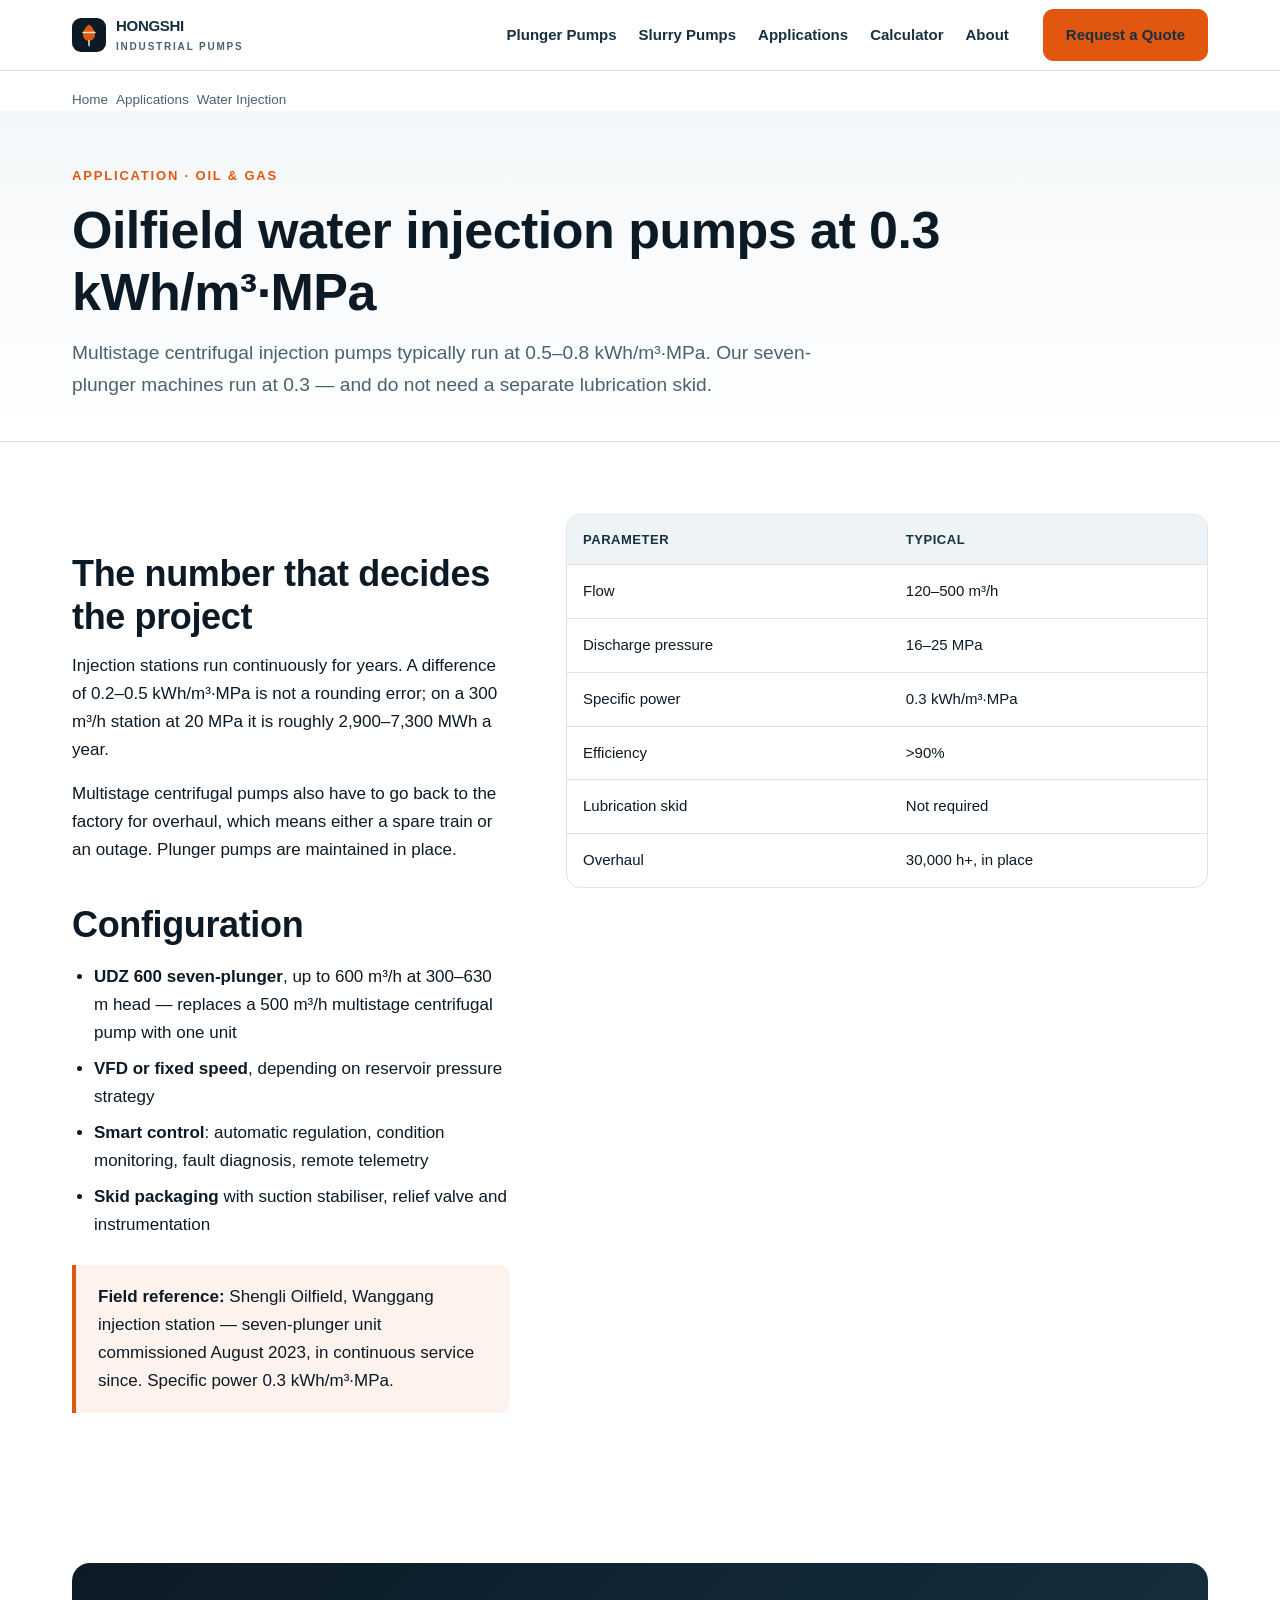
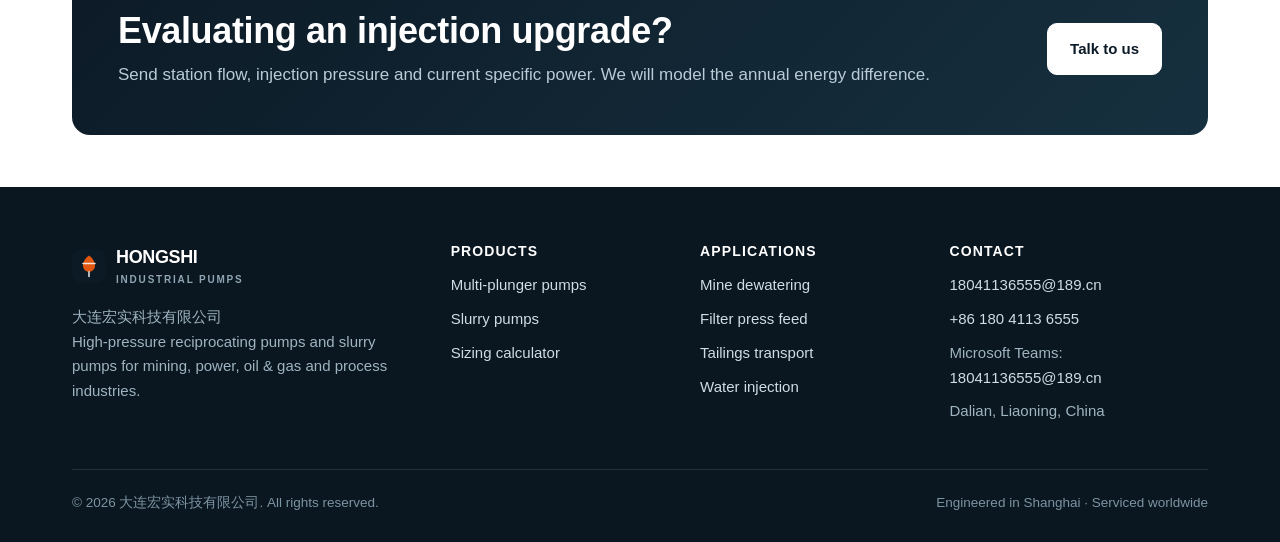
<file: water-injection.html>
<!doctype html>
<html lang="en">
<head>
<meta charset="utf-8">
<meta name="viewport" content="width=device-width, initial-scale=1">
<title>Oilfield Water Injection Pumps — 0.3 kWh/m³·MPa | DALIAN HONGSHI TECHNOLOGY</title>
<meta name="description" content="Seven-plunger oilfield water injection pumps: 120–500 m³/h at 16–25 MPa, specific power 0.3 kWh/m³·MPa, no lubrication skid, in-place overhaul.">
<link rel="canonical" href="https://jeeftang.github.io/tonglan-fluid-site/water-injection.html">
<meta property="og:type" content="website">
<meta property="og:site_name" content="DALIAN HONGSHI TECHNOLOGY">
<meta property="og:title" content="Oilfield Water Injection Pumps — 0.3 kWh/m³·MPa | DALIAN HONGSHI TECHNOLOGY">
<meta property="og:description" content="Seven-plunger oilfield water injection pumps: 120–500 m³/h at 16–25 MPa, specific power 0.3 kWh/m³·MPa, no lubrication skid, in-place overhaul.">
<meta property="og:url" content="https://jeeftang.github.io/tonglan-fluid-site/water-injection.html">
<meta name="twitter:card" content="summary_large_image">
<meta name="theme-color" content="#0c1a26">
<link rel="stylesheet" href="assets/css/style.css">
<link rel="icon" href="data:image/svg+xml,<svg xmlns='http://www.w3.org/2000/svg' viewBox='0 0 34 34'><rect width='34' height='34' rx='9' fill='%230c1a26'/><path d='M17 6.5c3.6 2.4 6 6.2 6 10.2 0 3.3-2.7 6-6 6s-6-2.7-6-6c0-4 2.4-7.8 6-10.2Z' fill='%23e2570f'/></svg>">


</head>
<body><header class="site">
  <div class="wrap nav">
    <a class="brand" href="index.html"><svg width="34" height="34" viewBox="0 0 34 34" fill="none" aria-hidden="true">
<rect width="34" height="34" rx="9" fill="#0c1a26"/>
<path d="M17 6.5c3.6 2.4 6 6.2 6 10.2 0 3.3-2.7 6-6 6s-6-2.7-6-6c0-4 2.4-7.8 6-10.2Z" fill="#e2570f"/>
<path d="M17 22.7v4.8M11 14.5h12" stroke="#fff" stroke-width="1.6" stroke-linecap="round" opacity=".85"/>
</svg><span>HONGSHI<small>Industrial Pumps</small></span></a>
    <ul><li><a href="plunger-pumps.html">Plunger Pumps</a></li><li><a href="slurry-pumps.html">Slurry Pumps</a></li><li><a href="applications.html" class="on">Applications</a></li><li><a href="calculator.html">Calculator</a></li><li><a href="about.html">About</a></li></ul>
    <a class="btn cta" href="contact.html">Request a Quote</a>
  </div>
</header>
<nav class="crumbs" aria-label="Breadcrumb"><div class="wrap"><ol style="list-style:none;display:flex;gap:8px;padding:0;margin:0" itemscope itemtype="https://schema.org/BreadcrumbList"><li itemprop="itemListElement" itemscope itemtype="https://schema.org/ListItem"><a itemprop="item" href="index.html"><span itemprop="name">Home</span></a><meta itemprop="position" content="1"></li><li itemprop="itemListElement" itemscope itemtype="https://schema.org/ListItem"><a itemprop="item" href="applications.html"><span itemprop="name">Applications</span></a><meta itemprop="position" content="2"></li><li itemprop="itemListElement" itemscope itemtype="https://schema.org/ListItem"><a itemprop="item" href="water-injection.html"><span itemprop="name">Water Injection</span></a><meta itemprop="position" content="3"></li></ol></div></nav>
<section class="page-head">
  <div class="wrap">
    <p class="eyebrow">Application · oil &amp; gas</p>
    <h1>Oilfield water injection pumps at 0.3 kWh/m³·MPa</h1>
    <p class="lead">Multistage centrifugal injection pumps typically run at 0.5–0.8 kWh/m³·MPa. Our seven-plunger machines run at 0.3 — and do not need a separate lubrication skid.</p>
  </div>
</section>

<section>
  <div class="wrap grid-2" style="gap:56px;align-items:start">
    <div class="prose">
      <h2>The number that decides the project</h2>
      <p>Injection stations run continuously for years. A difference of 0.2–0.5 kWh/m³·MPa is not a rounding error; on a 300 m³/h station at 20 MPa it is roughly 2,900–7,300 MWh a year.</p>
      <p>Multistage centrifugal pumps also have to go back to the factory for overhaul, which means either a spare train or an outage. Plunger pumps are maintained in place.</p>
      <h2>Configuration</h2>
      <ul>
        <li><strong>UDZ 600 seven-plunger</strong>, up to 600 m³/h at 300–630 m head — replaces a 500 m³/h multistage centrifugal pump with one unit</li>
        <li><strong>VFD or fixed speed</strong>, depending on reservoir pressure strategy</li>
        <li><strong>Smart control</strong>: automatic regulation, condition monitoring, fault diagnosis, remote telemetry</li>
        <li><strong>Skid packaging</strong> with suction stabiliser, relief valve and instrumentation</li>
      </ul>
      <div class="callout"><p><strong>Field reference:</strong> Shengli Oilfield, Wanggang injection station — seven-plunger unit commissioned August 2023, in continuous service since. Specific power 0.3 kWh/m³·MPa.</p></div>
    </div>
    <div>
      <div class="table-wrap">
        <table>
          <thead><tr><th>Parameter</th><th>Typical</th></tr></thead>
          <tbody>
            <tr><td>Flow</td><td class="num">120–500 m³/h</td></tr>
            <tr><td>Discharge pressure</td><td class="num">16–25 MPa</td></tr>
            <tr><td>Specific power</td><td class="num">0.3 kWh/m³·MPa</td></tr>
            <tr><td>Efficiency</td><td class="num">&gt;90%</td></tr>
            <tr><td>Lubrication skid</td><td>Not required</td></tr>
            <tr><td>Overhaul</td><td class="num">30,000 h+, in place</td></tr>
          </tbody>
        </table>
      </div>
    </div>
  </div>
</section>

<section class="tight"><div class="wrap"><div class="band"><div><h2>Evaluating an injection upgrade?</h2><p>Send station flow, injection pressure and current specific power. We will model the annual energy difference.</p></div><a class="btn light" href="contact.html">Talk to us</a></div></div></section>
<footer class="site">
  <div class="wrap">
    <div class="fgrid">
      <div>
        <a class="brand" href="index.html" style="color:#fff"><svg width="34" height="34" viewBox="0 0 34 34" fill="none" aria-hidden="true">
<rect width="34" height="34" rx="9" fill="#0c1a26"/>
<path d="M17 6.5c3.6 2.4 6 6.2 6 10.2 0 3.3-2.7 6-6 6s-6-2.7-6-6c0-4 2.4-7.8 6-10.2Z" fill="#e2570f"/>
<path d="M17 22.7v4.8M11 14.5h12" stroke="#fff" stroke-width="1.6" stroke-linecap="round" opacity=".85"/>
</svg><span style="color:#fff">HONGSHI<small style="color:#8fa6b2">Industrial Pumps</small></span></a>
        <p style="margin-top:16px;max-width:320px">大连宏实科技有限公司<br>High-pressure reciprocating pumps and slurry pumps for mining, power, oil &amp; gas and process industries.</p>
      </div>
      <div>
        <h4>Products</h4>
        <ul>
          <li><a href="plunger-pumps.html">Multi-plunger pumps</a></li>
          <li><a href="slurry-pumps.html">Slurry pumps</a></li>
          <li><a href="calculator.html">Sizing calculator</a></li>
        </ul>
      </div>
      <div>
        <h4>Applications</h4>
        <ul>
          <li><a href="mine-dewatering.html">Mine dewatering</a></li>
          <li><a href="filter-press-feed.html">Filter press feed</a></li>
          <li><a href="tailings-transport.html">Tailings transport</a></li>
          <li><a href="water-injection.html">Water injection</a></li>
        </ul>
      </div>
      <div>
        <h4>Contact</h4>
        <ul>
          <li><a href="mailto:18041136555@189.cn">18041136555@189.cn</a></li>
          <li><a href="tel:+8618041136555">+86 180 4113 6555</a></li>
          <li>Microsoft Teams: <a href="mailto:18041136555@189.cn">18041136555@189.cn</a></li>
          <li>Dalian, Liaoning, China</li>
        </ul>
      </div>
    </div>
    <div class="copy">
      <span>© 2026 大连宏实科技有限公司. All rights reserved.</span>
      <span>Engineered in Shanghai · Serviced worldwide</span>
    </div>
  </div>
</footer>
<script src="assets/js/calc.js" defer></script>
</body>
</html>
</file>
<file: assets/css/style.css>
/* Zero Carbon Assistant — static site stylesheet */
:root{
  --ink:#0c1a26;
  --ink-2:#16303f;
  --steel:#48626f;
  --line:#dde5ea;
  --bg:#ffffff;
  --bg-2:#f4f7f9;
  --accent:#e2570f;
  --accent-2:#ff7a33;
  --ok:#0f766e;
  --radius:14px;
  --max:1180px;
  --shadow:0 10px 30px rgba(12,26,38,.08);
}
*{box-sizing:border-box}
html{scroll-behavior:smooth}
body{
  margin:0;background:var(--bg);color:var(--ink);
  font-family:-apple-system,BlinkMacSystemFont,"Segoe UI",Roboto,"Helvetica Neue",Arial,"Noto Sans",sans-serif;
  font-size:17px;line-height:1.65;-webkit-font-smoothing:antialiased;
}
img{max-width:100%;display:block}
a{color:var(--ink);text-decoration:none}
a:hover{color:var(--accent)}
.wrap{max-width:var(--max);margin:0 auto;padding:0 22px}
.eyebrow{font-size:13px;letter-spacing:.14em;text-transform:uppercase;color:var(--accent);font-weight:700;margin:0 0 12px}
h1,h2,h3,h4{line-height:1.2;margin:0 0 14px;letter-spacing:-.01em}
h1{font-size:clamp(30px,4.4vw,52px);font-weight:800}
h2{font-size:clamp(24px,3vw,36px);font-weight:800}
h3{font-size:20px;font-weight:700}
p{margin:0 0 16px}
.lead{font-size:clamp(17px,1.5vw,20px);color:var(--steel)}
.small{font-size:14px;color:var(--steel)}
.muted{color:var(--steel)}

/* header */
header.site{
  position:sticky;top:0;z-index:50;background:rgba(255,255,255,.94);
  backdrop-filter:blur(10px);border-bottom:1px solid var(--line);
}
.nav{display:flex;align-items:center;gap:26px;height:70px}
.brand{display:flex;align-items:center;gap:10px;font-weight:800;font-size:18px;letter-spacing:-.02em}
.brand svg{flex:0 0 auto}
.brand small{display:block;font-weight:600;font-size:10px;letter-spacing:.18em;color:var(--steel);text-transform:uppercase}
.nav ul{display:flex;gap:22px;list-style:none;margin:0 0 0 auto;padding:0}
.nav a{font-size:15px;font-weight:600;color:var(--ink-2)}
.nav a:hover{color:var(--accent)}
.nav .cta{margin-left:8px}
.btn{
  display:inline-block;background:var(--accent);color:#fff;padding:13px 22px;border-radius:10px;
  font-weight:700;font-size:15px;border:1px solid var(--accent);transition:.18s;cursor:pointer
}
.btn:hover{background:#c74a0c;border-color:#c74a0c;color:#fff;transform:translateY(-1px)}
.btn.ghost{background:transparent;color:var(--ink);border-color:#c3d0d8}
.btn.ghost:hover{border-color:var(--ink);color:var(--ink);background:#fff}
.btn.light{background:#fff;color:var(--ink);border-color:#fff}
.menu-toggle{display:none}

/* hero */
.hero{
  background:
    radial-gradient(1100px 500px at 78% -10%,rgba(226,87,15,.16),transparent 60%),
    linear-gradient(180deg,#0c1a26 0%,#102532 60%,#0c1a26 100%);
  color:#fff;padding:76px 0 64px;position:relative;overflow:hidden
}
.hero:after{
  content:"";position:absolute;inset:0;opacity:.16;pointer-events:none;
  background-image:linear-gradient(rgba(255,255,255,.16) 1px,transparent 1px),linear-gradient(90deg,rgba(255,255,255,.16) 1px,transparent 1px);
  background-size:52px 52px;
  mask-image:linear-gradient(180deg,rgba(0,0,0,.7),transparent 75%)
}
.hero .wrap{position:relative;z-index:2}
.hero h1{max-width:900px}
.hero .lead{color:#c6d6df;max-width:760px;margin-bottom:28px}
.hero-actions{display:flex;gap:14px;flex-wrap:wrap;margin-bottom:46px}
.stats{display:grid;grid-template-columns:repeat(4,1fr);gap:1px;background:rgba(255,255,255,.16);border-radius:12px;overflow:hidden}
.stat{background:rgba(10,24,34,.72);padding:20px 18px}
.stat b{display:block;font-size:28px;font-weight:800;letter-spacing:-.02em}
.stat span{font-size:13px;color:#9fb4c0}
.badge{display:inline-flex;align-items:center;gap:8px;background:rgba(226,87,15,.16);border:1px solid rgba(226,87,15,.45);color:#ffb08a;padding:6px 12px;border-radius:999px;font-size:13px;font-weight:600;margin-bottom:20px}
.badge i{width:7px;height:7px;border-radius:50%;background:var(--accent-2);display:inline-block}

/* sections */
section{padding:72px 0}
section.tight{padding:52px 0}
section.alt{background:var(--bg-2);border-top:1px solid var(--line);border-bottom:1px solid var(--line)}
.sec-head{max-width:760px;margin-bottom:38px}
.grid-2{display:grid;grid-template-columns:1fr 1fr;gap:26px}
.grid-3{display:grid;grid-template-columns:repeat(3,1fr);gap:24px}
.grid-4{display:grid;grid-template-columns:repeat(4,1fr);gap:20px}

.card{background:#fff;border:1px solid var(--line);border-radius:var(--radius);padding:28px;transition:.2s;box-shadow:0 1px 0 rgba(12,26,38,.02)}
.card:hover{box-shadow:var(--shadow);transform:translateY(-2px);border-color:#cfdbe2}
.card .tag{font-size:12px;font-weight:700;letter-spacing:.1em;text-transform:uppercase;color:var(--accent);margin-bottom:10px}
.card h3{margin-bottom:8px}
.card p{color:var(--steel);font-size:15.5px;margin-bottom:14px}
.card .more{font-weight:700;font-size:14.5px;color:var(--accent)}
.prod-card{display:flex;flex-direction:column;justify-content:space-between;min-height:260px}

.icon{width:44px;height:44px;border-radius:11px;background:#eef3f6;display:grid;place-items:center;margin-bottom:16px;color:var(--accent)}

/* table */
.table-wrap{overflow-x:auto;border:1px solid var(--line);border-radius:var(--radius);background:#fff}
table{width:100%;border-collapse:collapse;font-size:15px;min-width:640px}
th,td{padding:14px 16px;text-align:left;border-bottom:1px solid var(--line)}
th{background:#eef3f6;font-size:13px;letter-spacing:.04em;text-transform:uppercase;color:var(--ink-2)}
tr:last-child td{border-bottom:0}
td.num{font-variant-numeric:tabular-nums}

/* lists */
.checks{list-style:none;padding:0;margin:0}
.checks li{position:relative;padding-left:30px;margin-bottom:12px;color:var(--ink-2)}
.checks li:before{
  content:"";position:absolute;left:0;top:6px;width:16px;height:16px;border-radius:50%;
  background:var(--ok);
  -webkit-mask:radial-gradient(circle at 50% 50%,transparent 0 0);
}
.checks li:before{background:var(--ok);clip-path:polygon(14% 44%,0 58%,40% 100%,100% 20%,86% 6%,38% 70%)}

/* calculator */
.calc{display:grid;grid-template-columns:400px 1fr;gap:26px;align-items:start}
.calc-form{background:#fff;border:1px solid var(--line);border-radius:var(--radius);padding:24px}
.field{margin-bottom:16px}
.field label{display:block;font-size:13.5px;font-weight:700;margin-bottom:6px;color:var(--ink-2)}
.field input,.field select{
  width:100%;padding:11px 13px;border:1px solid #ccd8df;border-radius:9px;font-size:15px;
  font-family:inherit;background:#fff;color:var(--ink)
}
.field input:focus,.field select:focus{outline:none;border-color:var(--accent);box-shadow:0 0 0 3px rgba(226,87,15,.12)}
.field .hint{font-size:12px;color:var(--steel);margin-top:4px}
.calc-out{background:#0c1a26;color:#fff;border-radius:var(--radius);padding:26px}
.calc-out h3{color:#fff;margin-bottom:18px;font-size:17px}
.kv{display:flex;justify-content:space-between;gap:18px;padding:12px 0;border-bottom:1px solid rgba(255,255,255,.12);font-size:15px}
.kv:last-child{border-bottom:0}
.kv span{color:#a9bfca}
.kv b{font-variant-numeric:tabular-nums;text-align:right}
.kv.hl b{color:#ffb08a;font-size:19px}
.note{font-size:13px;color:#93aab6;margin-top:16px;line-height:1.5}

/* cta band */
.band{background:linear-gradient(135deg,#0c1a26,#16303f);color:#fff;border-radius:18px;padding:46px;display:flex;justify-content:space-between;align-items:center;gap:30px;flex-wrap:wrap}
.band h2{color:#fff;margin-bottom:8px}
.band p{color:#b9ccd6;margin:0}

/* footer */
footer.site{background:#0a1620;color:#9fb4c0;padding:56px 0 28px;font-size:15px}
footer.site a{color:#cfdde5}
footer.site a:hover{color:var(--accent-2)}
.fgrid{display:grid;grid-template-columns:1.6fr 1fr 1fr 1.2fr;gap:34px;margin-bottom:36px}
footer.site h4{color:#fff;font-size:14px;letter-spacing:.08em;text-transform:uppercase;margin-bottom:14px}
footer.site ul{list-style:none;padding:0;margin:0}
footer.site li{margin-bottom:9px}
.copy{border-top:1px solid rgba(255,255,255,.1);padding-top:22px;display:flex;justify-content:space-between;gap:20px;flex-wrap:wrap;font-size:13.5px;color:#7d94a1}

/* article */
.prose{max-width:820px}
.prose h2{margin-top:38px}
.prose h3{margin-top:26px}
.prose ul,.prose ol{padding-left:22px;margin-bottom:18px}
.prose li{margin-bottom:8px}
.callout{background:#fdf2ec;border-left:4px solid var(--accent);padding:18px 22px;border-radius:0 10px 10px 0;margin:26px 0}
.callout p:last-child{margin-bottom:0}
.crumbs{font-size:13.5px;color:var(--steel);padding:18px 0 0}
.crumbs a{color:var(--steel)}

.page-head{padding:54px 0 40px;background:linear-gradient(180deg,#f4f7f9,#fff);border-bottom:1px solid var(--line)}
.page-head h1{max-width:900px}
.page-head .lead{max-width:780px;margin-bottom:0}

/* form */
form.enquiry{display:grid;grid-template-columns:1fr 1fr;gap:16px;max-width:720px}
form.enquiry .full{grid-column:1/-1}
form.enquiry textarea{min-height:120px;resize:vertical}
form.enquiry input,form.enquiry textarea,form.enquiry select{
  width:100%;padding:12px 14px;border:1px solid #ccd8df;border-radius:9px;font:inherit;background:#fff
}

@media(max-width:960px){
  .grid-3,.grid-4{grid-template-columns:1fr 1fr}
  .calc{grid-template-columns:1fr}
  .fgrid{grid-template-columns:1fr 1fr}
  .stats{grid-template-columns:1fr 1fr}
}
@media(max-width:720px){
  body{font-size:16px}
  .nav ul{display:none}
  .nav{padding-right:0}
  .grid-2,.grid-3,.grid-4{grid-template-columns:1fr}
  .fgrid{grid-template-columns:1fr}
  .band{padding:30px}
  section{padding:52px 0}
  form.enquiry{grid-template-columns:1fr}
  .hero{padding:52px 0 46px}
}
</file>
